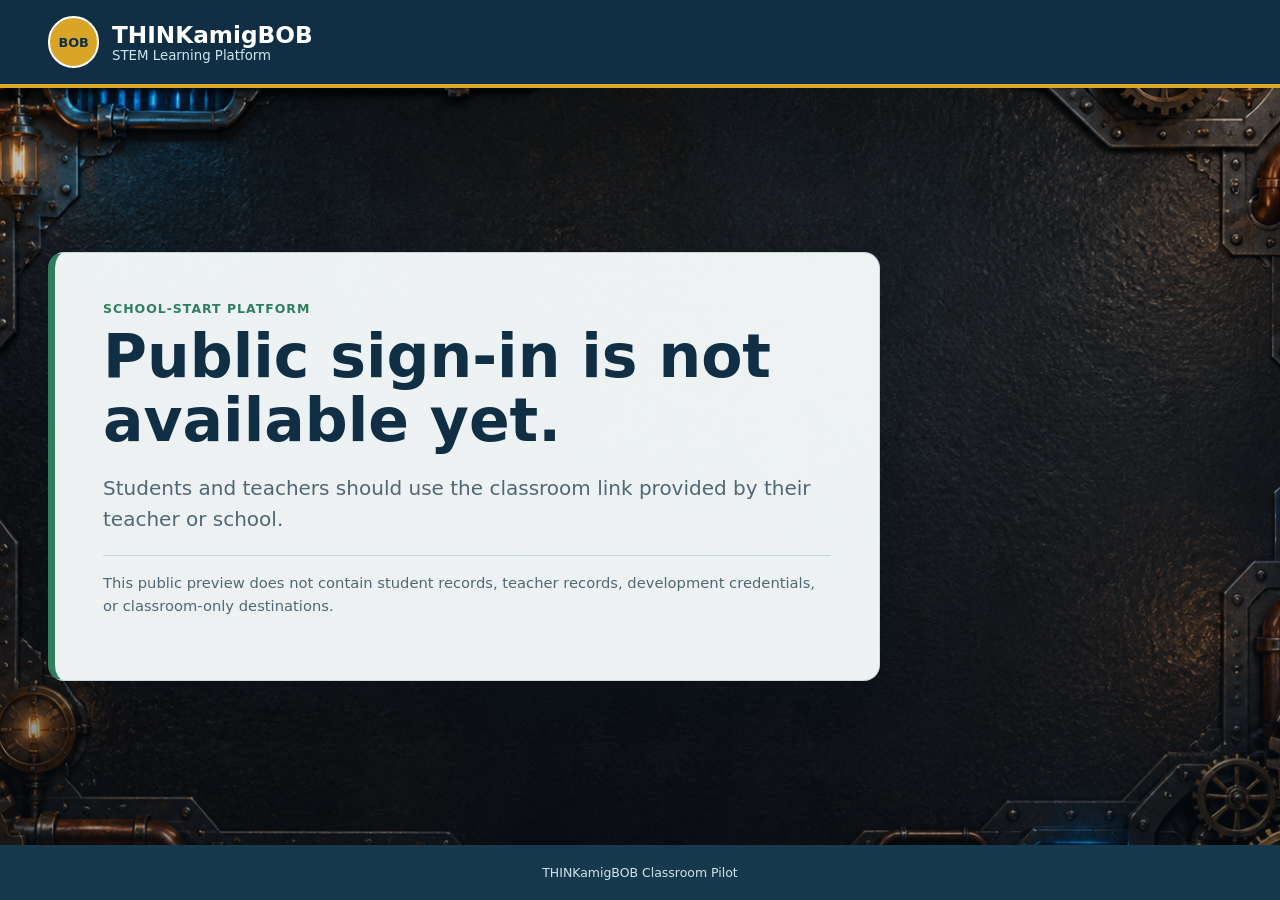
<file: public-site/index.html>
<!doctype html>
<html lang="en">
<head>
  <meta charset="utf-8">
  <meta name="viewport" content="width=device-width, initial-scale=1">
  <meta name="robots" content="noindex, nofollow, noarchive">
  <meta name="theme-color" content="#102f45">
  <title>THINKamigBOB Platform</title>
  <link rel="stylesheet" href="./styles/platform-public.css">
</head>
<body>
  <header class="public-header">
    <span class="public-brand-mark" aria-hidden="true">BOB</span>
    <span><strong>THINKamigBOB</strong><small>STEM Learning Platform</small></span>
  </header>
  <main>
    <section class="public-status" aria-labelledby="public-status-title">
      <p class="public-eyebrow">School-start platform</p>
      <h1 id="public-status-title">Public sign-in is not available yet.</h1>
      <p>Students and teachers should use the classroom link provided by their teacher or school.</p>
      <p class="public-note">This public preview does not contain student records, teacher records, development credentials, or classroom-only destinations.</p>
    </section>
  </main>
  <footer>THINKamigBOB Classroom Pilot</footer>
</body>
</html>
</file>
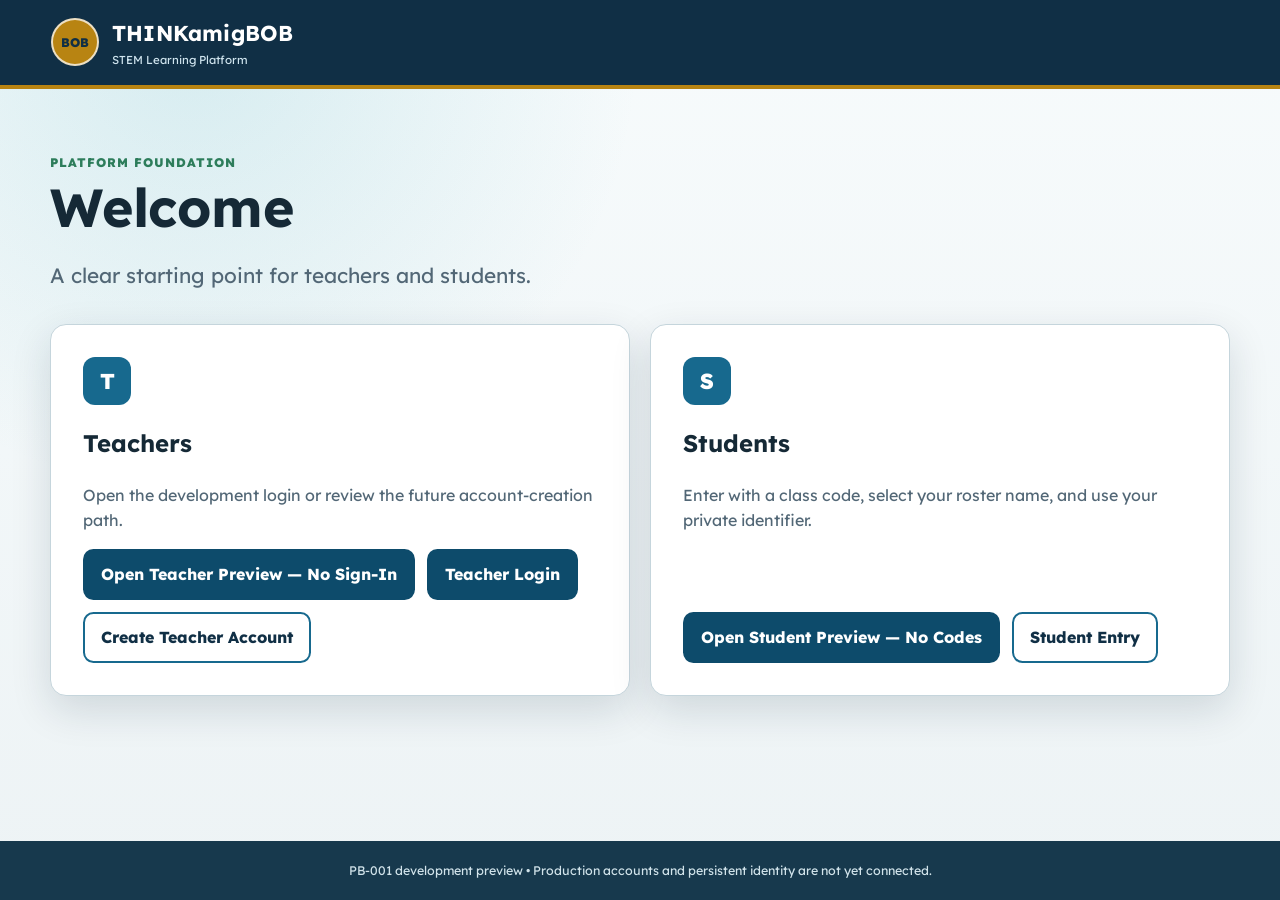
<file: public-site/platform/index.html>
<!doctype html>
<html lang="en">
<head>
  <meta charset="utf-8">
  <meta name="viewport" content="width=device-width, initial-scale=1">
  <meta name="theme-color" content="#102f45">
  <meta name="thinkamigbob-production-identity" content="enabled">
  <meta name="thinkamigbob-student-access" content="enabled">
  <meta name="thinkamigbob-google-signin-client-id" content="42889983876-krlc3beis1nc9f5sblrab11t2n4nmo19.apps.googleusercontent.com">
  <title>THINKamigBOB Platform</title>
  <script>
    if (window.location.hostname === "teacheropolis.github.io") {
      window.location.replace(`https://thinkamigbob-platform.pages.dev/platform/${window.location.search}${window.location.hash}`);
    } else if (window.location.protocol === "file:") {
      const route = window.location.hash.includes("/student/") ? "#/preview/student" : "#/preview/teacher";
      window.location.replace(`https://thinkamigbob-platform.pages.dev/platform/${route}`);
    }
  </script>
  <link rel="icon" href="data:image/svg+xml,%3Csvg xmlns='http://www.w3.org/2000/svg' viewBox='0 0 64 64'%3E%3Crect width='64' height='64' rx='14' fill='%23102f45'/%3E%3Ctext x='32' y='40' text-anchor='middle' font-family='sans-serif' font-size='24' font-weight='700' fill='%23d8a526'%3EBOB%3C/text%3E%3C/svg%3E">
  <link rel="preconnect" href="https://fonts.googleapis.com">
  <link rel="preconnect" href="https://fonts.gstatic.com" crossorigin>
  <link href="https://fonts.googleapis.com/css2?family=Lexend:wght@400;500;600;700;800&amp;family=Roboto+Slab:wght@700;800&amp;display=swap" rel="stylesheet">
    <link rel="stylesheet" href="./styles/platform.css?v=preview-20261020-372">
</head>
<body class="platform-app">
  <a class="platform-skip-link" href="#platform-main">Skip to main content</a>
  <div id="platform-root" aria-live="polite"></div>
  <noscript>
    <main class="platform-noscript">
      <h1>THINKamigBOB</h1>
      <p>JavaScript is required to use the Platform Foundation preview.</p>
    </main>
  </noscript>
    <script type="module" src="./scripts/platform-app.bundle.js?v=cloudflare-20261021-66"></script>
</body>
</html>
</file>
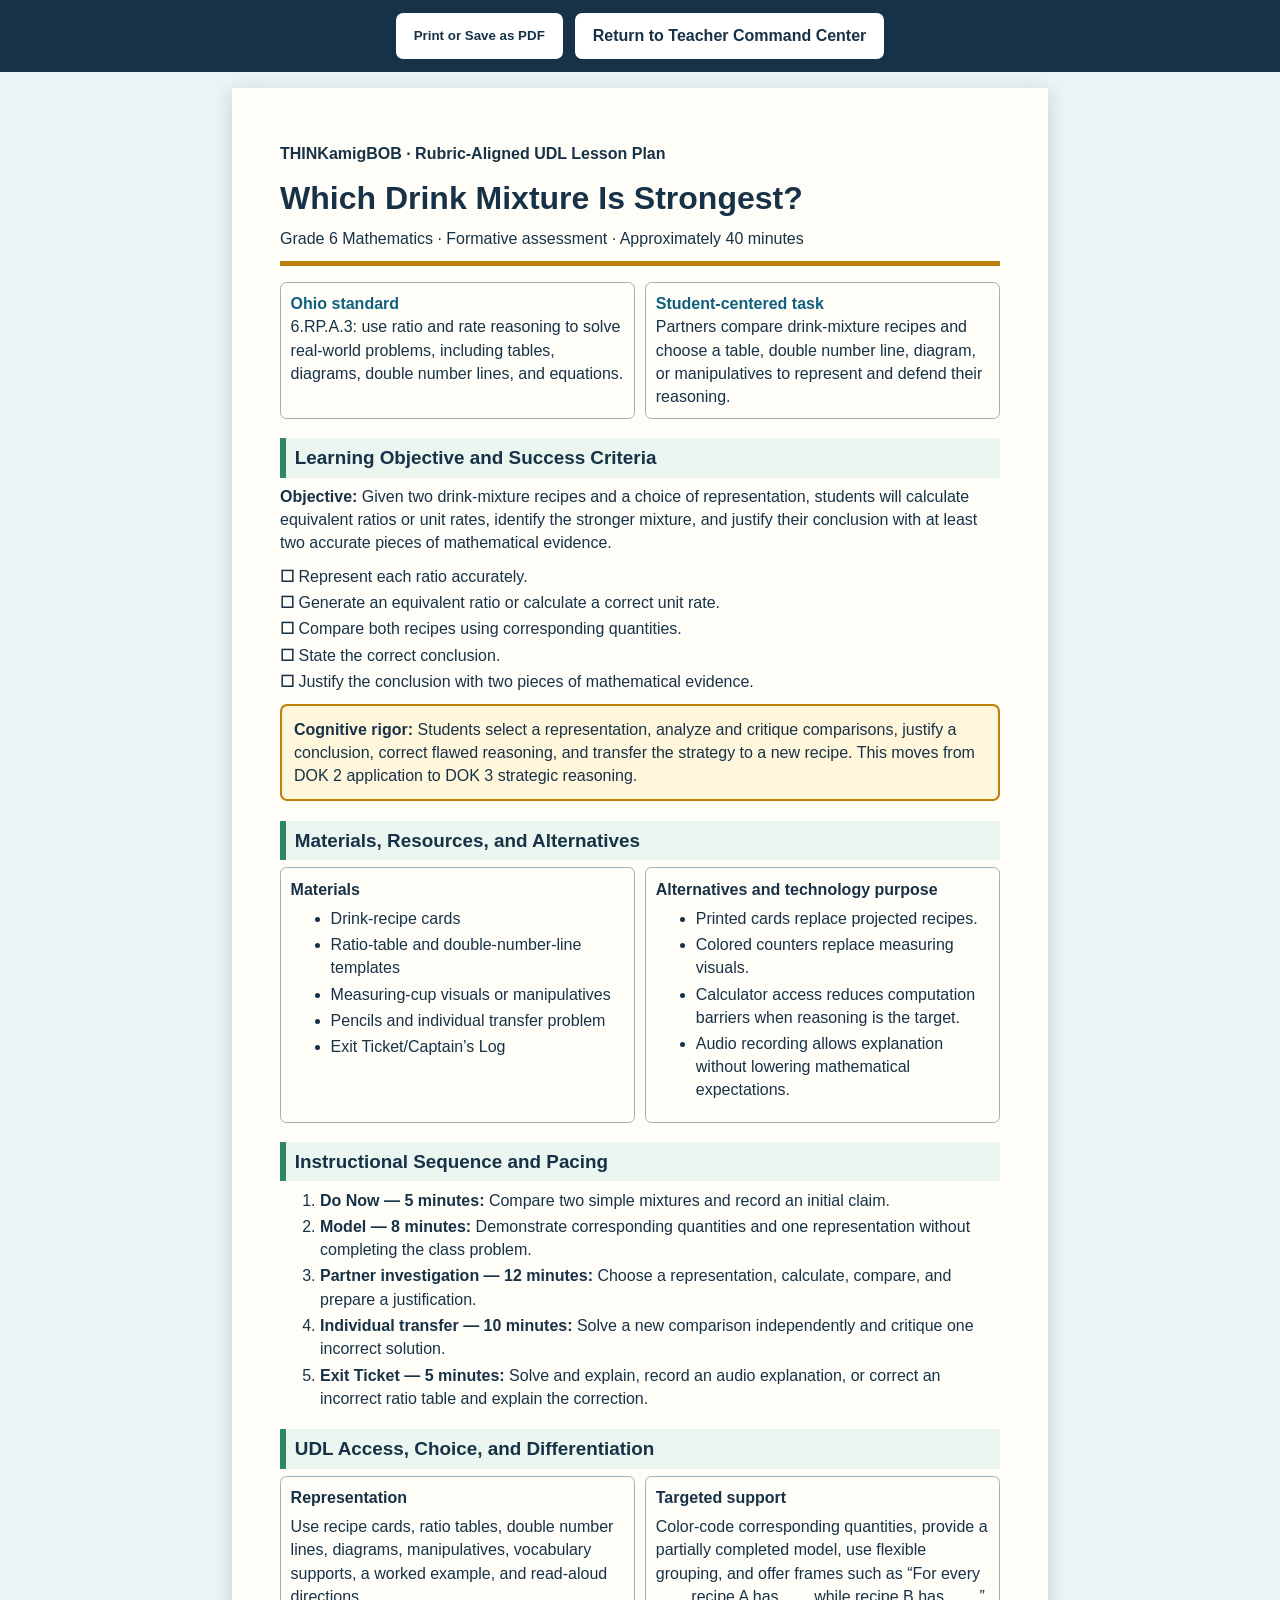
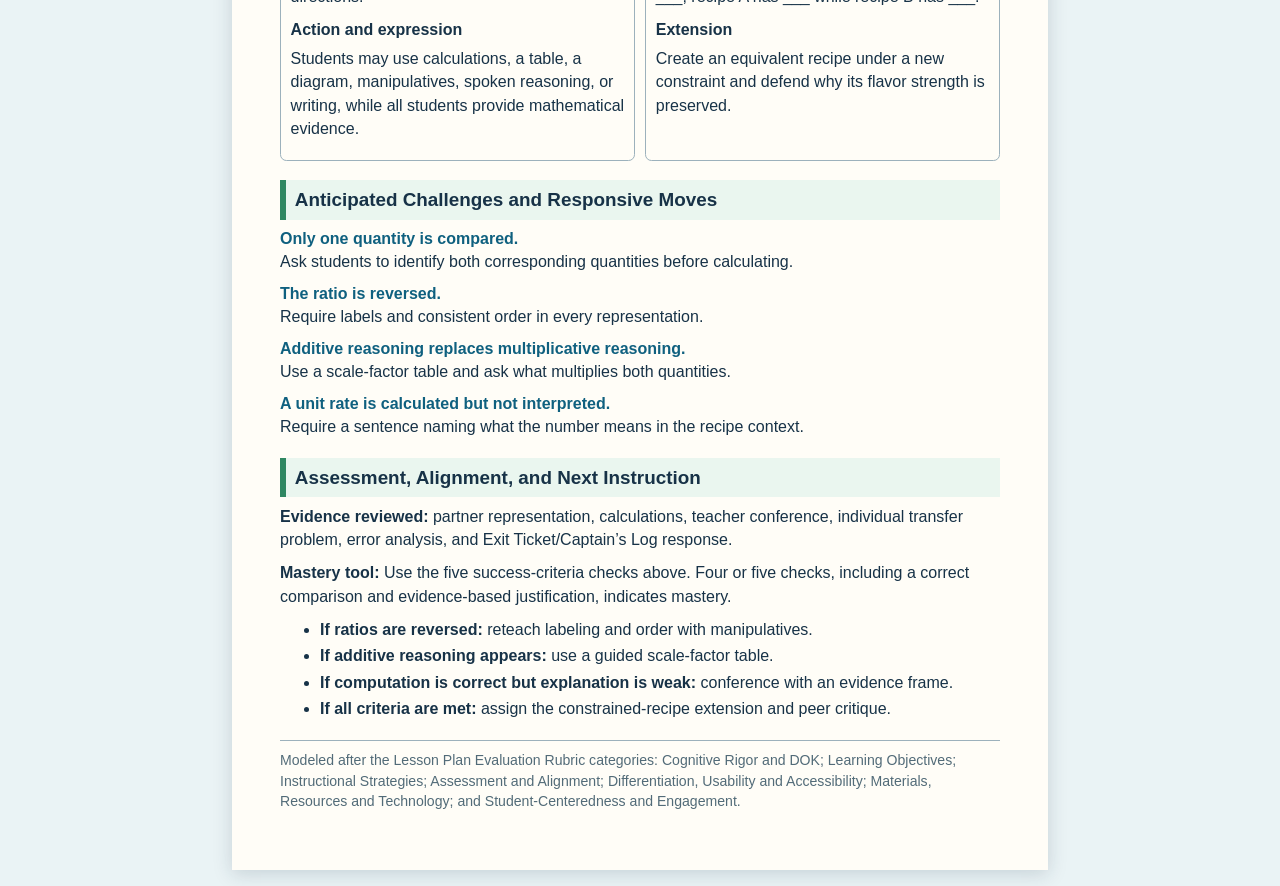
<file: platform/printable-lessons/math-ratios-rates.html>
<!doctype html><html lang="en"><head><meta charset="utf-8"><meta name="viewport" content="width=device-width,initial-scale=1"><title>Printable Math Lesson Plan — Ratios and Rates</title><link rel="stylesheet" href="./lesson-plan-print.css"></head><body>
<nav class="toolbar" aria-label="Document controls"><button type="button" onclick="window.print()">Print or Save as PDF</button><a href="../#/teacher/dashboard">Return to Teacher Command Center</a></nav>
<main><header><p><strong>THINKamigBOB · Rubric-Aligned UDL Lesson Plan</strong></p><h1>Which Drink Mixture Is Strongest?</h1><p>Grade 6 Mathematics · Formative assessment · Approximately 40 minutes</p></header>
<section class="meta"><div><strong>Ohio standard</strong><br>6.RP.A.3: use ratio and rate reasoning to solve real-world problems, including tables, diagrams, double number lines, and equations.</div><div><strong>Student-centered task</strong><br>Partners compare drink-mixture recipes and choose a table, double number line, diagram, or manipulatives to represent and defend their reasoning.</div></section>
<h2>Learning Objective and Success Criteria</h2><p><strong>Objective:</strong> Given two drink-mixture recipes and a choice of representation, students will calculate equivalent ratios or unit rates, identify the stronger mixture, and justify their conclusion with at least two accurate pieces of mathematical evidence.</p>
<ul class="checklist"><li>Represent each ratio accurately.</li><li>Generate an equivalent ratio or calculate a correct unit rate.</li><li>Compare both recipes using corresponding quantities.</li><li>State the correct conclusion.</li><li>Justify the conclusion with two pieces of mathematical evidence.</li></ul>
<div class="rubric"><strong>Cognitive rigor:</strong> Students select a representation, analyze and critique comparisons, justify a conclusion, correct flawed reasoning, and transfer the strategy to a new recipe. This moves from DOK 2 application to DOK 3 strategic reasoning.</div>
<h2>Materials, Resources, and Alternatives</h2><div class="grid"><div class="card"><strong>Materials</strong><ul><li>Drink-recipe cards</li><li>Ratio-table and double-number-line templates</li><li>Measuring-cup visuals or manipulatives</li><li>Pencils and individual transfer problem</li><li>Exit Ticket/Captain’s Log</li></ul></div><div class="card"><strong>Alternatives and technology purpose</strong><ul><li>Printed cards replace projected recipes.</li><li>Colored counters replace measuring visuals.</li><li>Calculator access reduces computation barriers when reasoning is the target.</li><li>Audio recording allows explanation without lowering mathematical expectations.</li></ul></div></div>
<h2>Instructional Sequence and Pacing</h2><ol><li><strong>Do Now — 5 minutes:</strong> Compare two simple mixtures and record an initial claim.</li><li><strong>Model — 8 minutes:</strong> Demonstrate corresponding quantities and one representation without completing the class problem.</li><li><strong>Partner investigation — 12 minutes:</strong> Choose a representation, calculate, compare, and prepare a justification.</li><li><strong>Individual transfer — 10 minutes:</strong> Solve a new comparison independently and critique one incorrect solution.</li><li><strong>Exit Ticket — 5 minutes:</strong> Solve and explain, record an audio explanation, or correct an incorrect ratio table and explain the correction.</li></ol>
<h2>UDL Access, Choice, and Differentiation</h2><div class="grid"><div class="card"><strong>Representation</strong><p>Use recipe cards, ratio tables, double number lines, diagrams, manipulatives, vocabulary supports, a worked example, and read-aloud directions.</p><strong>Action and expression</strong><p>Students may use calculations, a table, a diagram, manipulatives, spoken reasoning, or writing, while all students provide mathematical evidence.</p></div><div class="card"><strong>Targeted support</strong><p>Color-code corresponding quantities, provide a partially completed model, use flexible grouping, and offer frames such as “For every ___, recipe A has ___ while recipe B has ___.”</p><strong>Extension</strong><p>Create an equivalent recipe under a new constraint and defend why its flavor strength is preserved.</p></div></div>
<h2>Anticipated Challenges and Responsive Moves</h2><dl><dt>Only one quantity is compared.</dt><dd>Ask students to identify both corresponding quantities before calculating.</dd><dt>The ratio is reversed.</dt><dd>Require labels and consistent order in every representation.</dd><dt>Additive reasoning replaces multiplicative reasoning.</dt><dd>Use a scale-factor table and ask what multiplies both quantities.</dd><dt>A unit rate is calculated but not interpreted.</dt><dd>Require a sentence naming what the number means in the recipe context.</dd></dl>
<h2>Assessment, Alignment, and Next Instruction</h2><p><strong>Evidence reviewed:</strong> partner representation, calculations, teacher conference, individual transfer problem, error analysis, and Exit Ticket/Captain’s Log response.</p><p><strong>Mastery tool:</strong> Use the five success-criteria checks above. Four or five checks, including a correct comparison and evidence-based justification, indicates mastery.</p><ul><li><strong>If ratios are reversed:</strong> reteach labeling and order with manipulatives.</li><li><strong>If additive reasoning appears:</strong> use a guided scale-factor table.</li><li><strong>If computation is correct but explanation is weak:</strong> conference with an evidence frame.</li><li><strong>If all criteria are met:</strong> assign the constrained-recipe extension and peer critique.</li></ul>
<p class="footer-note">Modeled after the Lesson Plan Evaluation Rubric categories: Cognitive Rigor and DOK; Learning Objectives; Instructional Strategies; Assessment and Alignment; Differentiation, Usability and Accessibility; Materials, Resources and Technology; and Student-Centeredness and Engagement.</p></main></body></html>
</file>
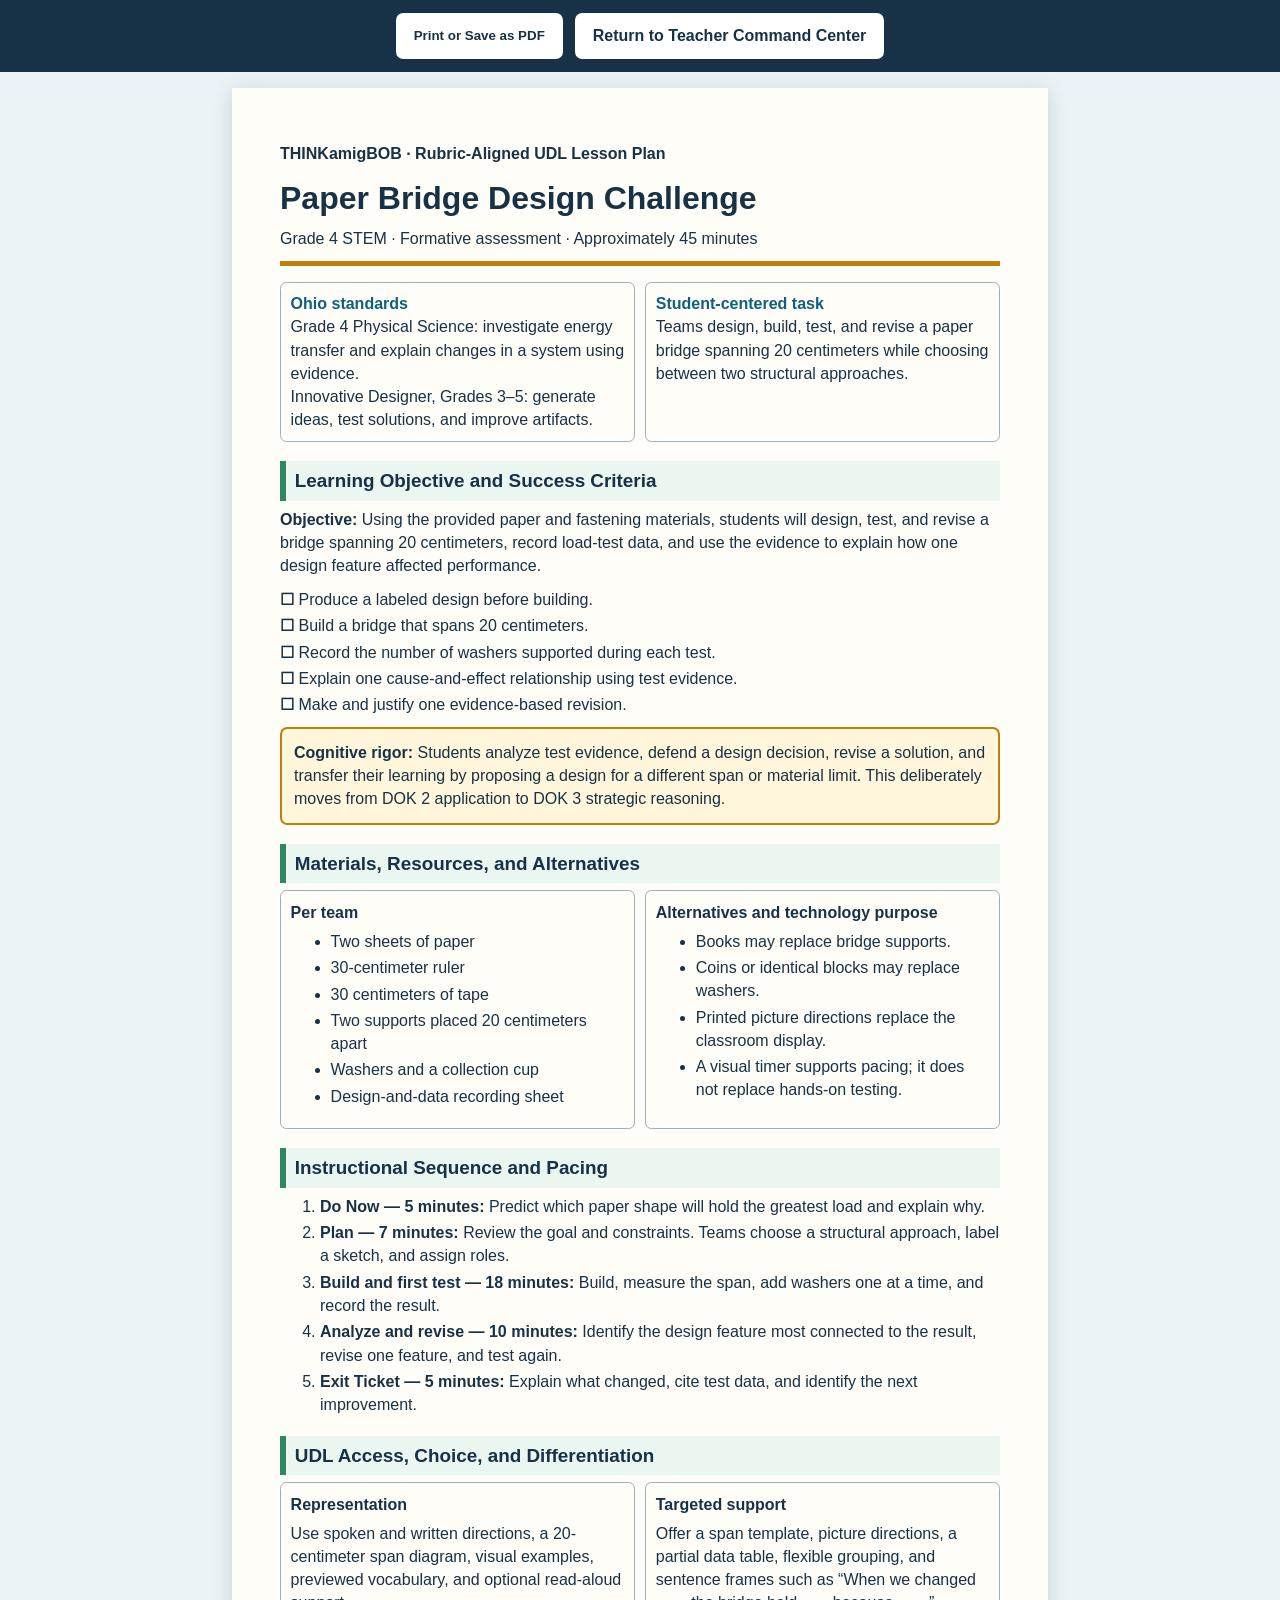
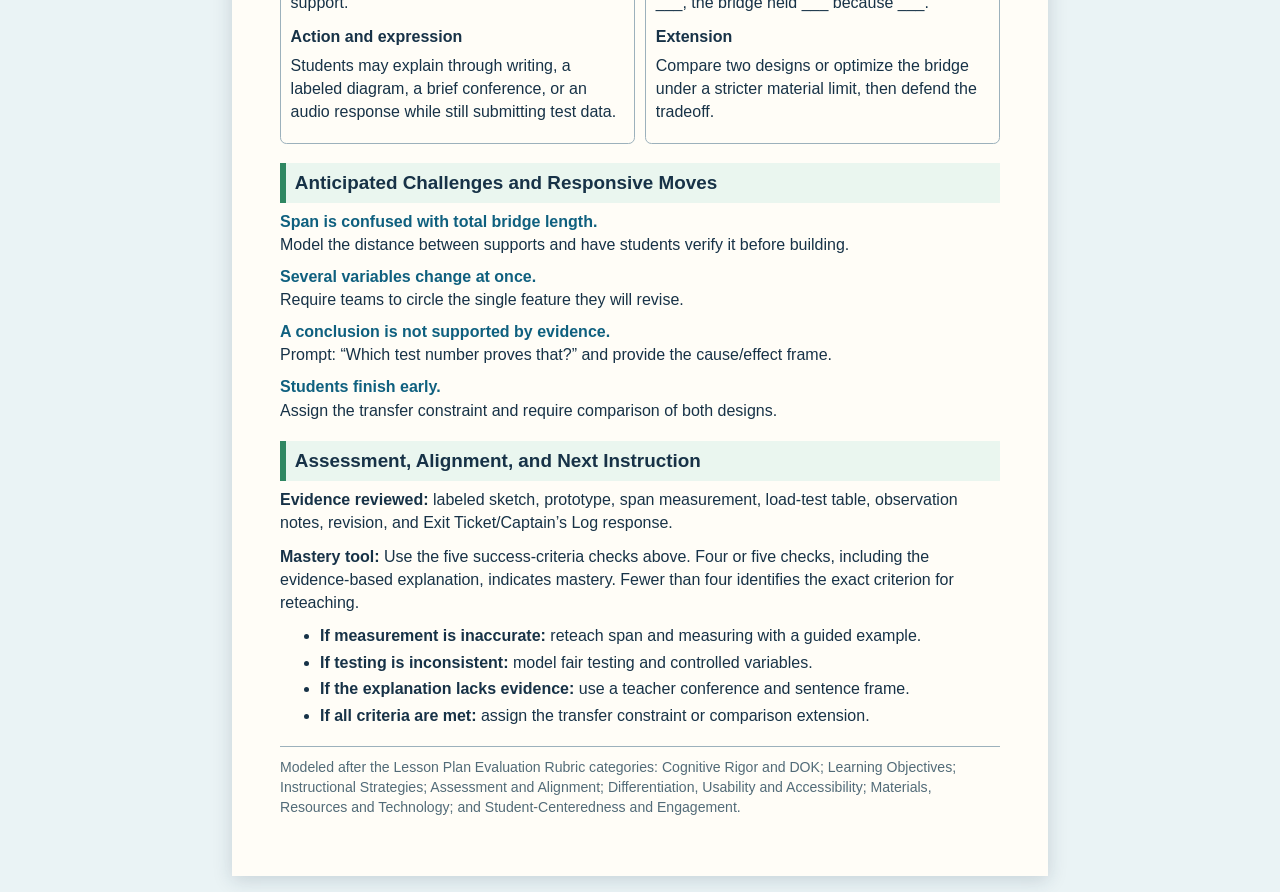
<file: platform/printable-lessons/stem-paper-bridge.html>
<!doctype html><html lang="en"><head><meta charset="utf-8"><meta name="viewport" content="width=device-width,initial-scale=1"><title>Printable STEM Lesson Plan — Paper Bridge</title><link rel="stylesheet" href="./lesson-plan-print.css"></head><body>
<nav class="toolbar" aria-label="Document controls"><button type="button" onclick="window.print()">Print or Save as PDF</button><a href="../#/teacher/dashboard">Return to Teacher Command Center</a></nav>
<main><header><p><strong>THINKamigBOB · Rubric-Aligned UDL Lesson Plan</strong></p><h1>Paper Bridge Design Challenge</h1><p>Grade 4 STEM · Formative assessment · Approximately 45 minutes</p></header>
<section class="meta"><div><strong>Ohio standards</strong><br>Grade 4 Physical Science: investigate energy transfer and explain changes in a system using evidence.<br>Innovative Designer, Grades 3–5: generate ideas, test solutions, and improve artifacts.</div><div><strong>Student-centered task</strong><br>Teams design, build, test, and revise a paper bridge spanning 20 centimeters while choosing between two structural approaches.</div></section>
<h2>Learning Objective and Success Criteria</h2><p><strong>Objective:</strong> Using the provided paper and fastening materials, students will design, test, and revise a bridge spanning 20 centimeters, record load-test data, and use the evidence to explain how one design feature affected performance.</p>
<ul class="checklist"><li>Produce a labeled design before building.</li><li>Build a bridge that spans 20 centimeters.</li><li>Record the number of washers supported during each test.</li><li>Explain one cause-and-effect relationship using test evidence.</li><li>Make and justify one evidence-based revision.</li></ul>
<div class="rubric"><strong>Cognitive rigor:</strong> Students analyze test evidence, defend a design decision, revise a solution, and transfer their learning by proposing a design for a different span or material limit. This deliberately moves from DOK 2 application to DOK 3 strategic reasoning.</div>
<h2>Materials, Resources, and Alternatives</h2><div class="grid"><div class="card"><strong>Per team</strong><ul><li>Two sheets of paper</li><li>30-centimeter ruler</li><li>30 centimeters of tape</li><li>Two supports placed 20 centimeters apart</li><li>Washers and a collection cup</li><li>Design-and-data recording sheet</li></ul></div><div class="card"><strong>Alternatives and technology purpose</strong><ul><li>Books may replace bridge supports.</li><li>Coins or identical blocks may replace washers.</li><li>Printed picture directions replace the classroom display.</li><li>A visual timer supports pacing; it does not replace hands-on testing.</li></ul></div></div>
<h2>Instructional Sequence and Pacing</h2><ol><li><strong>Do Now — 5 minutes:</strong> Predict which paper shape will hold the greatest load and explain why.</li><li><strong>Plan — 7 minutes:</strong> Review the goal and constraints. Teams choose a structural approach, label a sketch, and assign roles.</li><li><strong>Build and first test — 18 minutes:</strong> Build, measure the span, add washers one at a time, and record the result.</li><li><strong>Analyze and revise — 10 minutes:</strong> Identify the design feature most connected to the result, revise one feature, and test again.</li><li><strong>Exit Ticket — 5 minutes:</strong> Explain what changed, cite test data, and identify the next improvement.</li></ol>
<h2>UDL Access, Choice, and Differentiation</h2><div class="grid"><div class="card"><strong>Representation</strong><p>Use spoken and written directions, a 20-centimeter span diagram, visual examples, previewed vocabulary, and optional read-aloud support.</p><strong>Action and expression</strong><p>Students may explain through writing, a labeled diagram, a brief conference, or an audio response while still submitting test data.</p></div><div class="card"><strong>Targeted support</strong><p>Offer a span template, picture directions, a partial data table, flexible grouping, and sentence frames such as “When we changed ___, the bridge held ___ because ___.”</p><strong>Extension</strong><p>Compare two designs or optimize the bridge under a stricter material limit, then defend the tradeoff.</p></div></div>
<h2>Anticipated Challenges and Responsive Moves</h2><dl><dt>Span is confused with total bridge length.</dt><dd>Model the distance between supports and have students verify it before building.</dd><dt>Several variables change at once.</dt><dd>Require teams to circle the single feature they will revise.</dd><dt>A conclusion is not supported by evidence.</dt><dd>Prompt: “Which test number proves that?” and provide the cause/effect frame.</dd><dt>Students finish early.</dt><dd>Assign the transfer constraint and require comparison of both designs.</dd></dl>
<h2>Assessment, Alignment, and Next Instruction</h2><p><strong>Evidence reviewed:</strong> labeled sketch, prototype, span measurement, load-test table, observation notes, revision, and Exit Ticket/Captain’s Log response.</p><p><strong>Mastery tool:</strong> Use the five success-criteria checks above. Four or five checks, including the evidence-based explanation, indicates mastery. Fewer than four identifies the exact criterion for reteaching.</p><ul><li><strong>If measurement is inaccurate:</strong> reteach span and measuring with a guided example.</li><li><strong>If testing is inconsistent:</strong> model fair testing and controlled variables.</li><li><strong>If the explanation lacks evidence:</strong> use a teacher conference and sentence frame.</li><li><strong>If all criteria are met:</strong> assign the transfer constraint or comparison extension.</li></ul>
<p class="footer-note">Modeled after the Lesson Plan Evaluation Rubric categories: Cognitive Rigor and DOK; Learning Objectives; Instructional Strategies; Assessment and Alignment; Differentiation, Usability and Accessibility; Materials, Resources and Technology; and Student-Centeredness and Engagement.</p></main></body></html>
</file>
<file: public-site/styles/platform-public.css>
:root {
  color-scheme: light;
  font-family: system-ui, -apple-system, BlinkMacSystemFont, "Segoe UI", sans-serif;
  color: #102f45;
  background: #071019;
}

* { box-sizing: border-box; }

body {
  min-height: 100vh;
  margin: 0;
  display: flex;
  flex-direction: column;
  background-color: #1b363d;
  background-image:
    linear-gradient(180deg, rgba(7, 16, 25, 0.18), rgba(7, 16, 25, 0.48)),
    url("../assets/student-platform-industrial-background.png");
  background-position: center;
  background-repeat: no-repeat;
  background-size: cover;
}

.public-header {
  display: flex;
  min-height: 5.5rem;
  align-items: center;
  gap: 0.8rem;
  padding: 1rem max(1rem, calc((100% - 74rem) / 2));
  border-bottom: 4px solid #d8a526;
  color: #fff;
  background: #102f45;
}

.public-header strong,
.public-header small { display: block; }
.public-header strong { font-size: clamp(1.1rem, 3vw, 1.45rem); }
.public-header small { color: #cfe4ee; }

.public-brand-mark {
  display: grid;
  width: 3.2rem;
  height: 3.2rem;
  place-items: center;
  flex: 0 0 auto;
  border: 2px solid #fff;
  border-radius: 50%;
  color: #102f45;
  background: #d8a526;
  font-size: 0.8rem;
  font-weight: 800;
}

main {
  width: min(100% - 2rem, 74rem);
  margin: auto;
  padding: clamp(2rem, 7vw, 6rem) 0;
}

.public-status {
  max-width: 52rem;
  padding: clamp(1.5rem, 5vw, 3rem);
  border: 1px solid rgba(197, 213, 220, 0.95);
  border-left: 7px solid #2f7f5e;
  border-radius: 1rem;
  background: rgba(247, 251, 252, 0.96);
  box-shadow: 0 1rem 2.5rem rgba(7, 16, 25, 0.35);
}

.public-eyebrow {
  margin: 0 0 0.5rem;
  color: #2f7f5e;
  font-size: 0.78rem;
  font-weight: 800;
  letter-spacing: 0.08em;
  text-transform: uppercase;
}

h1 {
  margin: 0;
  font-size: clamp(2rem, 6vw, 3.75rem);
  line-height: 1.08;
}

.public-status p:not(.public-eyebrow) {
  color: #506774;
  font-size: clamp(1rem, 2.4vw, 1.25rem);
  line-height: 1.55;
}

.public-note {
  padding-top: 1rem;
  border-top: 1px solid #c5d5dc;
  font-size: 0.92rem !important;
}

footer {
  padding: 1.25rem;
  color: #d1e3ea;
  background: #17394d;
  text-align: center;
  font-size: 0.78rem;
}
</file>
<file: public-site/platform/styles/platform.css>
@font-face { font-family: "School Cursive"; src: url("../assets/fonts/PlaywriteUSTrad.ttf") format("truetype"); font-style: normal; font-weight: 100 400; font-display: swap; }

:root {
  color-scheme: light;
  --platform-ink: #152936;
  --platform-muted: #526776;
  --platform-navy: #102f45;
  --platform-blue: #17698e;
  --platform-blue-dark: #0d4b6b;
  --platform-green: #2d7d5b;
  --platform-gold: #b88412;
  --platform-purple: #17698e;
  --platform-charcoal: #26343d;
  --platform-blueprint: #dceff5;
  --platform-mint: #e6f4ec;
  --platform-violet-soft: #e5f2f7;
  --platform-cream: #fff5d6;
  --platform-input-cream: #fffaf0;
  --platform-surface: #ffffff;
  --platform-soft: #edf3f5;
  --platform-border: #c5d5dc;
  --platform-error: #9d2430;
  --platform-focus: #ffbf3f;
  --platform-shadow: 0 14px 40px rgba(10, 38, 54, 0.14);
}

* { box-sizing: border-box; }

html { min-width: 320px; background: var(--platform-soft); }

body.platform-app {
  min-height: 100vh;
  margin: 0;
  color: var(--platform-ink);
  background:
    radial-gradient(circle at 15% 5%, rgba(88, 181, 196, 0.2), transparent 28rem),
    linear-gradient(180deg, #f7fbfc, var(--platform-soft));
  font-family: Lexend, system-ui, -apple-system, BlinkMacSystemFont, "Segoe UI", sans-serif;
  line-height: 1.55;
}

button, input { font: inherit; }

a { color: var(--platform-blue-dark); }

a:focus-visible,
button:focus-visible,
input:focus-visible,
summary:focus-visible {
  outline: 4px solid var(--platform-focus);
  outline-offset: 3px;
}

.platform-skip-link {
  position: fixed;
  z-index: 100;
  top: 0.75rem;
  left: 0.75rem;
  padding: 0.75rem 1rem;
  border-radius: 0.5rem;
  color: #fff;
  background: var(--platform-navy);
  transform: translateY(-180%);
}

.platform-skip-link:focus { transform: translateY(0); }

#platform-root { min-height: 100vh; display: flex; flex-direction: column; }

.platform-header {
  display: flex;
  align-items: center;
  justify-content: space-between;
  gap: 1rem;
  padding: 1rem clamp(1rem, 4vw, 3.5rem);
  color: #fff;
  background: var(--platform-navy);
  border-bottom: 4px solid var(--platform-gold);
}

.platform-teacher-menu { display: flex; flex: 1; align-self: stretch; justify-content: space-evenly; gap: 0.25rem; max-width: 46rem; margin-left: clamp(1rem, 4vw, 4rem); }
.platform-teacher-menu-category { position: relative; display: flex; align-items: center; }
.platform-teacher-menu-category > summary { padding: 0.72rem 0.9rem 0.58rem; border-bottom: 3px solid transparent; color: #fff; font-weight: 900; cursor: pointer; list-style: none; white-space: nowrap; }
.platform-teacher-menu-category > summary::-webkit-details-marker { display: none; }
.platform-teacher-menu-category > summary::after { content: " ▾"; color: var(--platform-gold); }
.platform-teacher-menu-category:hover > summary, .platform-teacher-menu-category:focus-within > summary, .platform-teacher-menu-category[open] > summary { border-bottom-color: #fff; }
.platform-teacher-menu-category.is-active > summary { border-bottom-color: var(--platform-gold); }
.platform-teacher-menu-category:hover > .platform-teacher-menu-panel, .platform-teacher-menu-category:focus-within > .platform-teacher-menu-panel, .platform-teacher-menu-category[open] > .platform-teacher-menu-panel { display: grid; }
.platform-teacher-menu-panel { position: absolute; z-index: 80; top: calc(100% - 0.05rem); left: 0; display: none; gap: 0.3rem; width: max-content; min-width: 14rem; max-width: min(22rem, calc(100vw - 2rem)); padding: 0.65rem; border: 1px solid var(--platform-border); border-top: 4px solid var(--platform-gold); border-radius: 0 0 0.6rem 0.6rem; color: var(--platform-navy); background: #fff; box-shadow: 0 0.8rem 2rem rgba(7,27,39,0.24); }
.platform-teacher-menu-category:last-child .platform-teacher-menu-panel { right: 0; left: auto; }
.platform-teacher-menu-heading { display: block; margin: -0.1rem -0.1rem 0.25rem; padding: 0.25rem 0.35rem 0.5rem; border-bottom: 2px solid var(--platform-border); color: var(--platform-green); font-size: 0.78rem; font-weight: 900; letter-spacing: 0.05em; text-transform: uppercase; }
.platform-teacher-menu-panel a, .platform-teacher-menu-panel button { min-height: 2.35rem; padding: 0.45rem 0.55rem; border: 0; border-radius: 0.4rem; color: var(--platform-navy); background: #f1f7f9; font: inherit; font-weight: 800; text-align: left; text-decoration: none; cursor: pointer; }
.platform-teacher-menu-panel a:hover, .platform-teacher-menu-panel a:focus-visible, .platform-teacher-menu-panel button:hover, .platform-teacher-menu-panel button:focus-visible { color: #fff; background: var(--platform-blue-dark); }
.platform-teacher-context { display: flex; justify-content: center; gap: clamp(1rem, 5vw, 4rem); padding: 0.55rem clamp(1rem, 4vw, 3.5rem); border-bottom: 1px solid var(--platform-border); color: var(--platform-navy); background: #eef6f8; }
.platform-teacher-context span { min-width: 0; }
.platform-teacher-context small, .platform-teacher-context strong { display: block; }
.platform-teacher-context small { color: var(--platform-muted); font-size: 0.65rem; font-weight: 800; letter-spacing: 0.06em; text-transform: uppercase; }
.platform-teacher-context strong { max-width: 16rem; overflow: hidden; font-size: 0.82rem; text-overflow: ellipsis; white-space: nowrap; }

.platform-brand {
  display: inline-flex;
  align-items: center;
  gap: 0.8rem;
  color: #fff;
  text-decoration: none;
}

.platform-brand-mark {
  display: grid;
  width: 3rem;
  height: 3rem;
  place-items: center;
  border: 2px solid rgba(255, 255, 255, 0.75);
  border-radius: 50%;
  color: var(--platform-navy);
  background: var(--platform-gold);
  font-size: 0.78rem;
  font-weight: 800;
}

.platform-brand-copy { display: grid; gap: 0.08rem; }
.platform-brand strong, .platform-brand small { display: block; }
.platform-brand strong { font-size: clamp(1.05rem, 3vw, 1.35rem); letter-spacing: 0.01em; }
.platform-brand small { color: #cfe4ee; font-size: 0.72rem; }
.platform-amig-meaning { display: flex; align-items: center; gap: 0.36rem; color: #fff; font-size: 0.58rem; font-weight: 800; letter-spacing: 0.025em; line-height: 1.15; white-space: nowrap; }
.platform-amig-meaning b { color: var(--platform-gold); font-size: 0.68rem; letter-spacing: 0.08em; }
.platform-amig-meaning i { color: #fff; font-style: normal; }

.platform-main {
  width: min(1180px, calc(100% - 2rem));
  margin: 0 auto;
  padding: clamp(2rem, 5vw, 4rem) 0;
  flex: 1;
}

.platform-main:focus { outline: none; }

.platform-page-heading { margin-bottom: 1.5rem; }
.platform-page-heading h1 { margin: 0; font-size: clamp(2rem, 5vw, 3.35rem); line-height: 1.08; }
.platform-page-heading-bottom { display: flex; align-items: flex-end; justify-content: space-between; gap: 1rem; }
.platform-page-heading-actions { display: flex; flex: 0 1 auto; flex-wrap: wrap; justify-content: flex-end; gap: 0.5rem; }
.platform-page-heading-actions .platform-button { min-height: 2.5rem; padding: 0.55rem 0.8rem; font-size: 0.78rem; }
.platform-eyebrow, .platform-context-label { margin: 0 0 0.35rem; color: var(--platform-green); font-weight: 800; letter-spacing: 0.08em; text-transform: uppercase; font-size: 0.78rem; }
.platform-lead { max-width: 42rem; margin: 0 0 2rem; color: var(--platform-muted); font-size: clamp(1.05rem, 2.4vw, 1.3rem); }

.platform-entry-grid,
.platform-form-layout,
.platform-placeholder-grid { display: grid; gap: 1.25rem; }
.platform-entry-grid { grid-template-columns: repeat(2, minmax(0, 1fr)); }
.platform-form-layout { grid-template-columns: minmax(0, 1.35fr) minmax(17rem, 0.65fr); align-items: start; }
.platform-placeholder-grid { grid-template-columns: repeat(3, minmax(0, 1fr)); }

.platform-panel,
.platform-entry-card,
.platform-placeholder-card,
.platform-dashboard-intro,
.platform-dev-notice {
  border: 1px solid var(--platform-border);
  border-radius: 1rem;
  background: var(--platform-surface);
  box-shadow: var(--platform-shadow);
}

.platform-panel, .platform-entry-card, .platform-dashboard-intro { padding: clamp(1.25rem, 3vw, 2rem); }
.platform-entry-card { display: flex; flex-direction: column; align-items: flex-start; }
.platform-entry-card h2, .platform-shell-message h2 { margin-bottom: 0.35rem; }
.platform-entry-card p { flex: 1; color: var(--platform-muted); }
.platform-card-icon { display: grid; width: 3rem; height: 3rem; place-items: center; border-radius: 0.75rem; color: #fff; background: var(--platform-blue); font-size: 1.35rem; font-weight: 800; }

.platform-actions { display: flex; flex-wrap: wrap; gap: 0.75rem; }
.platform-button {
  display: inline-flex;
  min-height: 3rem;
  align-items: center;
  justify-content: center;
  padding: 0.7rem 1rem;
  border: 2px solid transparent;
  border-radius: 0.65rem;
  font-weight: 750;
  text-decoration: none;
  cursor: pointer;
}
.platform-button-primary { color: #fff; background: var(--platform-blue-dark); }
.platform-button-primary:hover { background: var(--platform-navy); }
.platform-button-secondary { color: var(--platform-navy); background: #fff; border-color: var(--platform-blue); }
.platform-button-quiet { min-height: 2.75rem; color: #fff; background: transparent; border-color: #b8d5e2; }

/* Calm action hierarchy: one primary color, quiet outlines, and generous grouping. */
.platform-main button { transition: background-color 140ms ease, border-color 140ms ease, color 140ms ease, box-shadow 140ms ease; }
.platform-main button:is(
  [data-action^="save-"],
  [data-action="apply-class-setup"],
  [data-action="apply-group-set"],
  [data-action="push-class-resource"],
  [data-action="push-saved-resource"],
  [data-action="evidence-teacher-launch"]
) { border-color: var(--platform-blue-dark); color: #fff; background: var(--platform-blue-dark); box-shadow: 0 0.18rem 0.35rem rgba(15, 71, 99, 0.18); }
.platform-main button:is(
  [data-action^="open-"],
  [data-action^="edit-"],
  [data-action="current-plan-open-resources"],
  [data-action="show-selected-webpages"],
  [data-action="select-catalog-resource"]
):not([data-action="open-timer-display"]):not([data-action="open-timer-popout"]):not([data-action="open-voice-meter-display"]):not([data-action="open-whiteboard"]) { border-color: #91a8b3; color: var(--platform-navy); background: #fff; box-shadow: none; }
.platform-main button:is(
  [data-action="open-timer-display"],
  [data-action="open-timer-popout"],
  [data-action="open-voice-meter-display"],
  [data-action="open-whiteboard"],
  [data-action="open-classroom-presentation-window"],
  [data-action="select-presentation-mode"]
) { border-color: var(--platform-blue); color: var(--platform-blue-dark); background: #fff; box-shadow: none; }
.platform-main button:is(
  [data-action^="remove-"],
  [data-action^="delete-"],
  [data-action^="clear-"],
  [data-action="confirm-clear-todays-mission"],
  [data-action="timer-end"],
  [data-action="whiteboard-delete"],
  [data-action="whiteboard-delete-object"],
  [data-action="whiteboard-clear"]
) { border-color: transparent; color: #8a3029; background: transparent; box-shadow: none; text-decoration: underline; text-underline-offset: 0.18rem; }
.platform-main button:is([data-action^="close-"], [data-action^="return-"]) { border-color: transparent; color: var(--platform-blue-dark); background: transparent; box-shadow: none; text-decoration: underline; text-underline-offset: 0.18rem; }
.platform-main button[aria-pressed="true"], .platform-main button[aria-current="true"] { border-color: var(--platform-blue-dark); color: var(--platform-navy); background: #eef5f7; box-shadow: inset 0 0 0 1px var(--platform-blue-dark); }
.platform-main button:disabled { border-color: #aab9c0 !important; color: #64747c !important; background: #e9eef0 !important; box-shadow: none !important; cursor: not-allowed; }
@media (hover: hover) { .platform-main button:not(:disabled):hover { border-color: var(--platform-blue-dark); background-color: #eef5f7; } }
@media (hover: hover) {
  .platform-main button:is([data-action^="save-"], [data-action="apply-class-setup"], [data-action="apply-group-set"], [data-action="push-class-resource"], [data-action="push-saved-resource"], [data-action="evidence-teacher-launch"]):not(:disabled):hover { color: #fff; background: var(--platform-navy); }
  .platform-main button:is([data-action^="remove-"], [data-action^="delete-"], [data-action^="clear-"], [data-action="timer-end"], [data-action="whiteboard-delete"], [data-action="whiteboard-delete-object"], [data-action="whiteboard-clear"]):not(:disabled):hover { border-color: #a54840; color: #7d2d27; background: #fff5f3; }
  .platform-main button:is([data-action^="close-"], [data-action^="return-"]):not(:disabled):hover { color: var(--platform-navy); background: transparent; }
  .platform-main button:is([data-action="open-timer-display"], [data-action="open-timer-popout"], [data-action="open-voice-meter-display"], [data-action="open-whiteboard"], [data-action="open-classroom-presentation-window"], [data-action="select-presentation-mode"]):not(:disabled):hover { border-color: var(--platform-blue-dark); color: var(--platform-navy); background: var(--platform-blueprint); }
}

.platform-form { display: grid; gap: 1.25rem; }
.platform-field { display: grid; gap: 0.45rem; }
.platform-field label { font-weight: 750; }
.platform-field input {
  width: 100%;
  min-height: 3.25rem;
  padding: 0.7rem 0.8rem;
  border: 2px solid #79929f;
  border-radius: 0.55rem;
  color: var(--platform-ink);
  background: #fff;
}
.platform-field small { color: var(--platform-muted); }
.platform-error { margin: 0; padding: 0.8rem; border-left: 5px solid var(--platform-error); color: #721b24; background: #fff0f1; font-weight: 650; }
.platform-text-links { display: flex; flex-wrap: wrap; justify-content: space-between; gap: 0.75rem; }
.platform-back-link { display: inline-block; margin-top: 1.25rem; font-weight: 700; }

.platform-dev-notice { padding: 1.25rem; border-color: #d7bd70; background: #fff9e8; box-shadow: none; }
.platform-dev-notice > strong { color: #604700; }
.platform-dev-notice p { color: #544a2c; }
.platform-dev-notice details { border-top: 1px solid #d7bd70; padding-top: 0.8rem; }
.platform-dev-notice summary { cursor: pointer; font-weight: 750; }
.platform-dev-notice dl { display: grid; grid-template-columns: auto 1fr; gap: 0.4rem 0.8rem; }
.platform-dev-notice dt { font-weight: 750; }
.platform-dev-notice dd { margin: 0; overflow-wrap: anywhere; }
.platform-dev-notice code { padding: 0.15rem 0.35rem; border-radius: 0.25rem; background: #efe4bd; }

.platform-roster-grid { display: grid; grid-template-columns: repeat(2, minmax(0, 1fr)); gap: 0.8rem; margin: 1.25rem 0; }
.platform-roster-button { min-height: 3.5rem; padding: 0.85rem; border: 2px solid var(--platform-blue); border-radius: 0.65rem; color: var(--platform-navy); background: #f5fbfd; font-weight: 750; cursor: pointer; }
.platform-roster-button:hover { color: #fff; background: var(--platform-blue-dark); }

.platform-dashboard-intro { margin-bottom: 1.25rem; border-left: 7px solid var(--platform-green); box-shadow: none; }
.platform-dashboard-intro p { margin: 0.2rem 0; }
.platform-placeholder-card { padding: 1.15rem; box-shadow: none; }
.platform-placeholder-card h2 { margin: 0; font-size: 1.05rem; }
.platform-placeholder-card p { color: var(--platform-muted); }
.platform-placeholder-card button { width: 100%; min-height: 2.75rem; border: 1px dashed #8297a2; border-radius: 0.5rem; color: #566a74; background: #edf2f4; }

#platform-main.platform-main:has(> .platform-student-home) {
  width: 100%;
  margin: 0;
  padding-inline: max(clamp(0.625rem, 2vw, 1rem), calc((100% - 1180px) / 2));
  border-radius: 0;
  background-color: #1b363d;
  background-image:
    linear-gradient(180deg, rgba(255, 255, 255, 0.1), rgba(7, 16, 25, 0.2)),
    url("../assets/images/student-platform/student-platform-industrial-background.png");
  background-attachment: fixed;
  background-position: center center;
  background-repeat: no-repeat;
  background-size: cover;
  box-shadow: 0 1rem 2.5rem rgba(7, 27, 39, 0.18);
}

#platform-main.platform-main:has(> .platform-student-home) > .platform-page-heading {
  display: grid;
  align-content: center;
  justify-items: center;
  min-height: clamp(8.5rem, 16vw, 11.5rem);
  padding: 1.5rem clamp(4.75rem, 10vw, 8rem);
  border: 0;
  border-radius: 0;
  background: transparent url("../assets/images/student-platform/industrial-dashboard-nameplate.png") center / 100% 100% no-repeat;
  box-shadow: none;
  text-align: center;
}
#platform-main.platform-main:has(> .platform-student-home) > .platform-page-heading .platform-eyebrow {
  margin: 0 0 .12rem;
  color: #c58a52;
  font-size: clamp(.62rem, 1.5vw, .72rem);
  line-height: 1;
  text-shadow: 0 1px 0 #f1c58f, 0 -1px 0 #2a1207, 1px 0 0 #dfad72, -1px 0 0 #1c0d07, 0 2px 3px #000;
}
#platform-main.platform-main:has(> .platform-student-home) > .platform-page-heading h1 {
  margin: 0;
  color: #d19a62;
  font-family: "Roboto Slab", Rockwell, Georgia, serif;
  font-size: clamp(1.7rem, 4vw, 2.35rem);
  line-height: 1;
  text-shadow: 0 1px 0 #ffd19b, 0 -2px 0 #260f06, 2px 0 0 #8a4b26, -1px 0 0 #1b0b06, 0 4px 5px rgba(0,0,0,.85);
}

#platform-main.platform-main:has(> .platform-command-layout) {
  width: 100%;
  margin: 0;
  padding-top: clamp(0.65rem, 1.5vw, 1rem);
  padding-inline: max(clamp(0.625rem, 2vw, 1rem), calc((100% - 1180px) / 2));
  border-radius: 0;
  background-color: #27313d;
  background-image:
    linear-gradient(180deg, rgba(18, 51, 70, 0.2), rgba(39, 49, 61, 0) 18rem),
    linear-gradient(90deg, rgba(255, 255, 255, 0.018) 1px, transparent 1px),
    linear-gradient(rgba(255, 255, 255, 0.018) 1px, transparent 1px);
  background-size: auto, 2.5rem 2.5rem, 2.5rem 2.5rem;
  box-shadow: 0 1rem 2.5rem rgba(7, 27, 39, 0.18);
}

#platform-main.platform-main:has(> .platform-command-layout) > .platform-page-heading {
  margin-bottom: 0.65rem;
  padding: 0.6rem 0.85rem;
  border: 1px solid rgba(197, 213, 220, 0.9);
  border-radius: 1rem;
  background: rgba(247, 251, 252, 0.94);
  box-shadow: 0 0.75rem 1.75rem rgba(7, 27, 39, 0.14);
}

#platform-main.platform-main:has(> .platform-command-layout) > .platform-page-heading h1 {
  font-size: clamp(1.55rem, 3vw, 2.15rem);
}

#platform-main.platform-main:has(> .platform-command-layout) .platform-page-subtitle {
  margin: 0.2rem 0 0;
  color: var(--platform-muted);
  font-size: clamp(0.78rem, 1.5vw, 0.92rem);
}

#platform-main.platform-main:has(> .platform-command-layout) .platform-rhythm-title {
  color: #fff;
  text-shadow: 0 1px 3px rgba(7, 16, 25, 0.9);
}

.platform-student-home {
  display: grid;
  grid-template-columns: repeat(12, minmax(0, 1fr));
  gap: 1.25rem;
  padding-bottom: 6rem;
  background: transparent;
}
.platform-student-home > section { min-width: 0; border: 1px solid var(--platform-border); border-radius: 1rem; background: var(--platform-surface); box-shadow: var(--platform-shadow); }
.platform-student-home h2, .platform-student-home h3 { margin: 0; color: var(--platform-navy); }
.platform-student-home p { overflow-wrap: anywhere; }
.platform-student-section-label { margin: 0 0 0.25rem; color: var(--platform-green); font-size: 0.7rem; font-weight: 800; letter-spacing: 0.08em; text-transform: uppercase; }
.platform-student-section-heading { margin-bottom: 0.75rem; }
.platform-student-section-heading > p:last-child { margin: 0.35rem 0 0; color: var(--platform-muted); }
.platform-student-orientation {
  grid-column: 1 / -1;
  display: grid;
  grid-template-columns: minmax(0, auto) auto minmax(15rem, 1fr);
  grid-template-rows: auto auto auto;
  align-items: center;
  gap: .15rem 1rem;
  padding: clamp(1rem, 2.5vw, 1.5rem);
  border: 2px solid #b7c9d0 !important;
  border-left: 7px solid var(--platform-green) !important;
  border-radius: 1rem;
  box-shadow: var(--platform-shadow) !important;
}
.platform-student-orientation h2 {
  grid-column: 1;
  grid-row: 1;
  color: var(--student-name-color, var(--platform-navy));
  font-size: clamp(1.65rem, 4vw, 2.55rem);
  letter-spacing: .025em;
  text-shadow: 0 1px 0 rgba(255,255,255,.8), 0 2px 2px rgba(7,27,39,.16);
}
.platform-student-nameplate-font-slab h2 { font-family: "Roboto Slab", Rockwell, Georgia, serif; }
.platform-student-nameplate-font-classic h2 { font-family: Georgia, "Times New Roman", serif; font-style: italic; }
.platform-student-nameplate-font-cursive h2 { font-family: "School Cursive", cursive; font-weight: 400; }
.platform-student-nameplate-font-playful h2 { font-family: "Comic Sans MS", "Comic Sans", cursive; }
.platform-student-nameplate-font-slab [data-student-nameplate-control="font"] { font-family: "Roboto Slab", Rockwell, Georgia, serif; }
.platform-student-nameplate-font-classic [data-student-nameplate-control="font"] { font-family: Georgia, "Times New Roman", serif; font-style: italic; }
.platform-student-nameplate-font-cursive [data-student-nameplate-control="font"] { font-family: "School Cursive", cursive; }
.platform-student-nameplate-font-playful [data-student-nameplate-control="font"] { font-family: "Comic Sans MS", "Comic Sans", cursive; }
.platform-student-nameplate-bg-cream { background: linear-gradient(145deg, #fffdf4, #f5ead1) !important; }
.platform-student-nameplate-bg-brass { background: linear-gradient(135deg, #72501b, #e0b85c 24%, #fff0aa 50%, #b8832f 78%, #5a3914) !important; }
.platform-student-nameplate-bg-blue {
  border-color: #547f90 !important;
  background:
    linear-gradient(105deg, transparent 0 22%, rgba(255,255,255,.52) 34%, transparent 46% 68%, rgba(255,255,255,.28) 78%, transparent 88%),
    repeating-linear-gradient(0deg, rgba(255,255,255,.08) 0 1px, rgba(20,55,69,.08) 1px 3px),
    linear-gradient(145deg, #315d70 0%, #9dc3cf 22%, #e2f2f4 48%, #7fa9b7 72%, #294f61 100%) !important;
  box-shadow: inset 0 2px 0 rgba(255,255,255,.62), inset 0 -3px 0 rgba(23,60,74,.45), 0 .45rem 1rem rgba(7,27,39,.22) !important;
}
.platform-student-nameplate-bg-green {
  border-color: #4f8064 !important;
  background:
    linear-gradient(105deg, transparent 0 20%, rgba(255,255,255,.48) 32%, transparent 45% 68%, rgba(255,255,255,.25) 78%, transparent 88%),
    repeating-linear-gradient(0deg, rgba(255,255,255,.07) 0 1px, rgba(22,66,43,.09) 1px 3px),
    linear-gradient(145deg, #295d43 0%, #8fbea0 23%, #d9eddf 48%, #72a488 73%, #234f39 100%) !important;
  box-shadow: inset 0 2px 0 rgba(255,255,255,.6), inset 0 -3px 0 rgba(23,70,46,.45), 0 .45rem 1rem rgba(7,27,39,.22) !important;
}
.platform-student-nameplate-bg-parchment { background: linear-gradient(145deg, #fff0bc, #dfbd72 58%, #a87531) !important; }
.platform-student-orientation > .platform-student-section-listen { grid-column: 2; grid-row: 1 / 3; align-self: center; }
.platform-student-orientation > .platform-student-class {
  grid-column: 1;
  grid-row: 2;
  margin: 0;
  color: var(--platform-blue-dark);
}
.platform-student-class { font-size: 1.05rem; font-weight: 850; letter-spacing: .035em; }
.platform-student-nameplate-limerick { grid-column: 1 / 3; grid-row: 3; margin: .55rem 0 0; color: var(--platform-navy); font-family: "Roboto Slab", Rockwell, Georgia, serif; font-size: clamp(.72rem, 1.35vw, .86rem); font-style: italic; font-weight: 700; line-height: 1.4; }
.platform-student-nameplate-customizer { grid-column: 3; grid-row: 1 / 4; justify-self: stretch; margin-left: auto; }
.platform-student-nameplate-customizer > summary { cursor: pointer; color: var(--platform-blue-dark); font-weight: 900; text-align: right; }
.platform-student-nameplate-customizer > div { display: grid; grid-template-columns: repeat(3, minmax(0, 1fr)); gap: .6rem; margin-top: .65rem; }
.platform-student-nameplate-customizer label { display: grid; gap: .2rem; color: var(--platform-navy); font-size: .75rem; font-weight: 850; }
.platform-student-nameplate-customizer select { min-width: 0; padding: .45rem; font-size: .82rem; }
.platform-student-nameplate-customizer input[type="color"] { width: 100%; min-height: 2.3rem; padding: .15rem; }
.platform-student-nameplate-customizer > p:last-child { margin: .35rem 0 0; color: var(--platform-muted); font-size: .72rem; font-weight: 750; text-align: right; }
.platform-student-class-limerick { grid-column: 1 / -1; width: 100%; margin: 0; border: 2px solid #aa7911; border-radius: 1rem; background: linear-gradient(145deg, #fff8df, #f2d584); box-shadow: 0 .45rem 1rem rgba(7,27,39,.16); }
.platform-student-class-limerick > summary { cursor: pointer; padding: .8rem 1rem; color: var(--platform-navy); font-family: "Roboto Slab", Rockwell, Georgia, serif; font-size: 1rem; font-weight: 900; }
.platform-student-class-limerick > div { display: flex; align-items: end; justify-content: space-between; gap: 1rem; padding: 0 1rem 1rem; }
.platform-student-class-limerick p { margin: 0; color: #4d320d; font-weight: 750; line-height: 1.55; }
.platform-bob-welcome { grid-column: span 5; padding: clamp(1rem, 2.5vw, 1.4rem); border-top: 5px solid var(--platform-blue) !important; }
.platform-bob-welcome > p:last-child { margin: 0.5rem 0 0; color: var(--platform-muted); line-height: 1.5; }
.platform-student-goal { grid-column: span 7; padding: clamp(1rem, 2.5vw, 1.4rem); border-top: 5px solid var(--platform-green) !important; }
.platform-student-goal > p:last-child, .platform-student-reflection > p:last-child { margin: 0.35rem 0 0; color: var(--platform-muted); }
.platform-student-goal-name { margin: 0.55rem 0 0; color: var(--platform-navy); font-size: clamp(1rem, 2.5vw, 1.35rem); font-weight: 800; }
.platform-student-trail-stop { scroll-margin-top: 1.25rem; }
.platform-student-home > .platform-student-trail-stop-left { grid-column: 1 / 11; }
.platform-student-home > .platform-student-trail-stop-right { grid-column: 3 / 13; }
.platform-student-trail-arrow { position: relative; display: flex; grid-column: 1 / -1; min-height: 7rem; align-items: center; gap: .75rem; color: #fff; text-decoration: none; }
.platform-student-trail-arrow::before { position: absolute; top: -.8rem; bottom: -.8rem; width: 36%; border: .42rem dashed rgba(255,255,255,.72); content: ""; pointer-events: none; }
.platform-student-trail-arrow-right { justify-content: flex-end; padding-right: 8%; }
.platform-student-trail-arrow-right::before { right: 11%; border-top: 0; border-left: 0; border-radius: 0 0 3.5rem 0; }
.platform-student-trail-arrow-left { justify-content: flex-start; padding-left: 8%; }
.platform-student-trail-arrow-left::before { left: 11%; border-top: 0; border-right: 0; border-radius: 0 0 0 3.5rem; }
.platform-student-trail-arrow span { z-index: 1; padding: .55rem .85rem; border: 3px solid #fff; border-radius: 999px; color: var(--platform-navy); background: #fff3c8; box-shadow: 0 .35rem .8rem rgba(7,27,39,.2); font-size: .9rem; font-weight: 900; }
.platform-student-trail-arrow b { z-index: 1; display: grid; width: 3.5rem; height: 3.5rem; place-items: center; border: 4px solid #fff; border-radius: 50%; color: #fff; background: #16749b; box-shadow: 0 .45rem .9rem rgba(7,27,39,.28); font-size: 2rem; line-height: 1; }
.platform-student-trail-arrow:hover b, .platform-student-trail-arrow:focus-visible b { background: #2d7d5b; transform: scale(1.08); }
.platform-student-trail-arrow:focus-visible { border-radius: 1rem; outline: 4px solid #ffd85a; outline-offset: 3px; }
.platform-student-finish { padding: clamp(1rem, 2.5vw, 1.4rem); }
.platform-student-show { padding: clamp(1rem, 2.5vw, 1.4rem); }
.platform-student-show > p { margin: .3rem 0 .75rem; }
.platform-student-show .platform-evidence-log,
.platform-student-show .platform-evidence-boundary { display: none; }
.platform-student-later { grid-column: 1 / -1; padding: 1rem; border: 2px solid #91a3ab; border-radius: 1rem; background: rgba(247,251,252,.96); }
.platform-student-later > summary { cursor: pointer; color: var(--platform-navy); font-size: 1.15rem; font-weight: 900; }
.platform-student-later > p { margin: .2rem 0 .8rem; color: var(--platform-muted); font-weight: 750; }
.platform-student-later > section { margin-top: 1rem; }
.platform-student-empty-state, .platform-student-status { margin: 0.55rem 0 0; color: var(--platform-ink); font-weight: 800; }
.platform-school-start-launcher { grid-column: 1 / -1; padding: clamp(1rem, 2.5vw, 1.4rem); border-top: 5px solid var(--platform-blue) !important; }
.platform-school-start-launcher-inline { margin-top: 0.75rem; padding: 0.85rem; border: 1px solid #bdd1da !important; border-left: 5px solid var(--platform-blue) !important; border-radius: 0.65rem; background: #f3f8fa; }
.platform-school-start-launcher-inline h3 { margin: 0.2rem 0 0.65rem; }
.platform-school-start-launcher-subheading {
  margin: -0.35rem 0 0.65rem;
  color: var(--platform-muted);
  font-size: 0.9rem;
  font-weight: 800;
}
.platform-school-start-launch-grid { display: grid; grid-template-columns: repeat(3, minmax(0, 1fr)); gap: 0.75rem; margin-top: 0.85rem; min-width: 0; }
.platform-school-start-launch-link { display: flex; flex-direction: column; align-items: center; justify-content: center; gap: 0.2rem; min-width: 0; min-height: 5.25rem; padding: 0.7rem 1rem; border: 2px solid var(--platform-blue); border-radius: 0.7rem; color: #fff; background: var(--platform-blue-dark); font-weight: 800; line-height: 1.2; text-align: center; text-decoration: none; overflow-wrap: anywhere; }
.platform-school-start-launch-link > span { font-size: 1.65rem; line-height: 1; }
.platform-school-start-launch-link > small { display: block; font-size: 0.76rem; font-weight: 700; }
.platform-school-start-launch-link:hover { color: #fff; background: var(--platform-navy); }
.platform-school-start-launch-link-builder { border-color: var(--platform-green); background: var(--platform-green); }
.platform-school-start-launch-link-workshop { border-color: #a56e00; background: #765100; }
.platform-student-calendar { grid-column: 1 / -1; padding: clamp(1rem, 2.5vw, 1.4rem); }
.platform-student-calendar-key { display: flex; flex-wrap: wrap; gap: 0.5rem 1rem; margin: 0.35rem 0 0.8rem; font-size: 0.84rem; font-weight: 800; }
.platform-student-calendar-weeks { display: grid; grid-template-columns: repeat(2, minmax(0, 1fr)); gap: 0.8rem; }
.platform-student-calendar-week { min-width: 0; padding: 0.75rem; border: 2px solid #b9ccd4; border-radius: 0.75rem; background: #fffaf0; }
.platform-student-calendar-week h3 { margin: 0 0 0.55rem; color: var(--platform-blue-dark); font-size: 1rem; }
.platform-student-calendar-days { display: grid; grid-template-columns: repeat(5, minmax(0, 1fr)); gap: 0.4rem; }
.platform-student-calendar-day { display: grid; min-width: 0; min-height: 4.4rem; padding: 0.3rem 0.1rem; place-items: center; align-content: center; border: 1px solid #c7d6dc; border-radius: 0.55rem; color: var(--platform-navy); background: #fff; text-align: center; }
.platform-student-calendar-day strong { font-size: 0.68rem; text-transform: uppercase; }
.platform-student-calendar-day span { font-size: 1rem; font-weight: 900; }
.platform-student-calendar-day b { font-size: 1rem; line-height: 1; }
.platform-student-calendar-day.is-today { border: 3px solid var(--platform-gold); background: #fff2c7; }
.platform-student-calendar-day:hover, .platform-student-calendar-day:focus-visible, .platform-student-calendar-day.is-selected { border-color: var(--platform-blue-dark); background: #e6f4f8; }
.platform-student-calendar-detail { display: flex; flex-wrap: wrap; align-items: center; gap: 0.55rem 1rem; min-height: 3rem; margin-top: 0.75rem; padding: 0.65rem 0.8rem; border-left: 5px solid var(--platform-green); border-radius: 0.45rem; background: #edf7f1; }
.platform-student-calendar-detail strong { color: var(--platform-green); }
.platform-student-calendar-detail span { font-weight: 800; }
.platform-student-calendar-detail a { margin-left: auto; padding: 0.45rem 0.7rem; border: 2px solid var(--platform-green); border-radius: 0.55rem; color: #fff; background: var(--platform-green); font-weight: 900; text-decoration: none; white-space: nowrap; }
.platform-sr-only { position: absolute !important; width: 1px !important; height: 1px !important; padding: 0 !important; margin: -1px !important; overflow: hidden !important; clip: rect(0, 0, 0, 0) !important; white-space: nowrap !important; border: 0 !important; }
.platform-student-home-card { min-width: 0; padding: 1rem; border: 1px solid var(--platform-border); border-radius: 0.75rem; background: var(--platform-soft); }
.platform-student-home-card > p:last-child { margin: 0.35rem 0 0; color: var(--platform-muted); font-size: 0.85rem; line-height: 1.45; }
.platform-student-win { border-top: 4px solid #c28b12; }
.platform-student-challenge { border-top: 4px solid var(--platform-blue); }
.platform-student-reflection { grid-column: span 4; padding: clamp(1rem, 2.5vw, 1.4rem); }
.platform-student-reflection[data-reflection-state="multiple"] { border: 4px solid #9a6800; animation: platform-reflection-yellow-pulse 3.5s ease-in-out infinite alternate; }
.platform-student-reflection[data-reflection-state="one"] { border: 4px solid #922f2b; animation: platform-reflection-red-pulse 3.5s ease-in-out infinite alternate; }
.platform-student-reflection[data-reflection-state="complete"] { border-color: #2d7d5b; background: #e7f5ed; box-shadow: inset 0 0 0 2px rgba(45, 125, 91, 0.18); }
.platform-student-reflection form { display: grid; grid-template-columns: repeat(2, minmax(0, 1fr)); gap: 0.75rem; margin-top: 0.75rem; }
.platform-student-reflection form > label { display: grid; grid-column: 1 / -1; gap: 0.3rem; font-weight: 750; }
.platform-student-reflection form select, .platform-student-reflection form input, .platform-student-reflection form textarea { width: 100%; min-width: 0; min-height: 2.75rem; padding: 0.55rem 0.65rem; border: 2px solid var(--platform-border); border-radius: 0.5rem; color: var(--platform-ink); background: #fff; font: inherit; }
.platform-student-reflection textarea { min-height: 6rem; resize: vertical; }
.platform-student-reflection button { min-height: 2.75rem; }
.platform-student-reflection-inline { grid-column: auto; margin-top: 0.75rem; border-radius: 0.7rem; }
.platform-student-reflection-inline h3 { margin: 0.2rem 0 0.5rem; }
.platform-student-reflection-form { margin-top: 0.65rem; }
.platform-student-reflection-form > summary { cursor: pointer; padding: 0.65rem 0.8rem; border: 2px solid var(--platform-green); border-radius: 0.5rem; color: #fff; background: var(--platform-green); font-weight: 900; }
.platform-student-reflection form > button[type="submit"], .platform-student-reflection .platform-error { grid-column: 1 / -1; }
.platform-reflection-speech-button { align-self: start; border-color: var(--platform-blue-dark); color: #fff; background: var(--platform-blue-dark); }
.platform-reflection-speech-stop { align-self: start; border-color: #8d2925; color: #fff; background: #b23b35; }
.platform-reflection-speech-status { align-self: center; margin: 0; font-weight: 700; }
@keyframes platform-reflection-yellow-pulse { from { background: #ffe27a; box-shadow: inset 0 0 0 2px rgba(154, 104, 0, 0.24); } to { background: #f2bd32; box-shadow: 0 0 1.15rem rgba(154, 104, 0, 0.62); } }
@keyframes platform-reflection-red-pulse { from { background: #f69a94; box-shadow: inset 0 0 0 2px rgba(146, 47, 43, 0.24); } to { background: #e85f58; box-shadow: 0 0 1.15rem rgba(146, 47, 43, 0.65); } }
.platform-student-status { display: inline-block; padding: 0.35rem 0.55rem; border: 1px solid #9cadb5; border-radius: 0.45rem; background: var(--platform-soft); }
.platform-student-paths { grid-column: 1 / -1; padding: clamp(1rem, 2.5vw, 1.4rem); }
.platform-mission-choice-layout { display: grid; grid-template-columns: minmax(0, 1.15fr) minmax(0, 1fr); gap: 0.75rem; }
.platform-mission-choice-section { min-width: 0; padding: 1rem; border: 1px solid var(--platform-border); border-radius: 0.75rem; background: #f7fafb; }
.platform-mission-choice-section > p:last-child, .platform-mission-card-container > p:last-child { margin: 0.35rem 0 0; color: var(--platform-muted); font-size: 0.85rem; line-height: 1.45; }
.platform-mission-choice-label { margin: 0 0 0.25rem; color: var(--platform-green); font-size: 0.68rem; font-weight: 800; letter-spacing: 0.07em; text-transform: uppercase; }
.platform-mission-choice-continue { border-top: 5px solid var(--platform-green); }
.platform-mission-choice-available { border-top: 5px solid var(--platform-blue); }
.platform-mission-choice-side-paths { grid-column: 1 / -1; border-style: dashed; box-shadow: none; }
.platform-mission-card-container { min-width: 0; }
.platform-pb002j-student-choice { padding: 0.85rem; border: 2px solid var(--platform-green); border-radius: 0.65rem; background: #fff; }
.platform-pb002j-student-choice h4 { margin: 0.2rem 0 0.55rem; color: var(--platform-navy); font-size: 1.1rem; }
.platform-pb002j-student-choice p { margin: 0.35rem 0; color: var(--platform-muted); font-size: 0.82rem; line-height: 1.45; }
.platform-pb002j-student-choice .platform-button { display: inline-flex; width: auto; min-height: 2.75rem; margin: 0.55rem 0; align-items: center; }
.platform-stem-work { grid-column: 1 / -1; padding: clamp(1rem, 2.5vw, 1.4rem); }
.platform-stem-work-layout { display: grid; grid-template-columns: repeat(2, minmax(0, 1fr)); gap: 0.75rem; }
.platform-stem-work-section { min-width: 0; padding: 1rem; border: 1px solid var(--platform-border); border-radius: 0.75rem; background: #f7fafb; }
.platform-stem-work-section > p, .platform-project-card-container > p { overflow-wrap: anywhere; }
.platform-stem-work-section > p:last-of-type, .platform-project-card-container > p:last-child { margin: 0.35rem 0 0; color: var(--platform-muted); font-size: 0.85rem; line-height: 1.45; }
.platform-stem-work-label { margin: 0 0 0.25rem; color: var(--platform-green); font-size: 0.68rem; font-weight: 800; letter-spacing: 0.07em; text-transform: uppercase; }
.platform-stem-work-current { grid-column: 1 / -1; border: 2px solid var(--platform-green); border-top-width: 7px; background: var(--platform-soft); box-shadow: 0 10px 24px rgba(22, 73, 59, 0.12); }
.platform-stem-work-current .platform-stem-work-label { font-size: 0.75rem; }
.platform-stem-work-future-path { grid-column: 1 / -1; border-top: 5px solid var(--platform-blue); background: #f3f8fb; }
.platform-stem-work-future-path .platform-stem-work-label { color: var(--platform-blue); }
.platform-stem-work-history { grid-column: 1 / -1; min-width: 0; padding: 1rem; border: 1px solid var(--platform-border); border-radius: 0.75rem; background: #f9fbfc; }
.platform-stem-work-history-heading { margin-bottom: 0.75rem; }
.platform-stem-work-history-heading h3 { margin-bottom: 0; }
.platform-stem-work-history-layout { display: grid; grid-template-columns: repeat(2, minmax(0, 1fr)); gap: 0.75rem; }
.platform-stem-work-recent, .platform-stem-work-previous { border-top: 3px solid #9cadb5; background: #fff; box-shadow: none; }
.platform-project-card-container { min-width: 0; }
.platform-evidence-connections { grid-column: 1 / -1; border-style: dashed; background: #fbfcfc; box-shadow: none; }
.platform-evidence-source-list { display: grid; grid-template-columns: repeat(4, minmax(0, 1fr)); gap: 0.5rem; margin: 0.8rem 0 0; padding: 0; list-style: none; }
.platform-evidence-source-list li { display: grid; gap: 0.2rem; min-width: 0; padding: 0.65rem; border: 1px solid var(--platform-border); border-radius: 0.55rem; background: var(--platform-soft); }
.platform-evidence-source-list span { overflow-wrap: anywhere; color: var(--platform-ink); font-weight: 750; }
.platform-evidence-source-list strong { color: var(--platform-muted); font-size: 0.72rem; text-transform: uppercase; }
.platform-evidence-workspace { display: grid; gap: 1rem; margin-top: 1rem; }
.platform-evidence-context { display: grid; gap: 0.15rem; padding: 0.8rem; border-left: 5px solid var(--platform-green); border-radius: 0.45rem; background: var(--platform-soft); }
.platform-evidence-context span, .platform-evidence-context small { color: var(--platform-muted); }
.platform-evidence-actions { display: grid; grid-template-columns: repeat(3, minmax(0, 1fr)); gap: 0.55rem; }
.platform-evidence-actions button { min-height: 2.75rem; padding: 0.65rem; border: 1px solid var(--platform-blue); border-radius: 0.55rem; color: var(--platform-navy); background: #fff; font: inherit; font-weight: 750; cursor: pointer; }
.platform-evidence-capture { padding: 1rem; border: 2px solid var(--platform-blue); border-radius: 0.75rem; background: #fff; }
.platform-evidence-capture textarea, .platform-evidence-file { display: block; width: 100%; margin-top: 0.45rem; }
.platform-evidence-file { padding: 0.75rem; border: 1px dashed var(--platform-blue); border-radius: 0.55rem; font-weight: 700; }
.platform-evidence-file input { display: block; margin-top: 0.55rem; max-width: 100%; }
.platform-evidence-preview { display: grid; min-height: 5rem; margin: 0.8rem 0; padding: 0.75rem; place-items: center; border-radius: 0.55rem; background: var(--platform-soft); }
.platform-evidence-preview img, .platform-evidence-preview video { display: block; max-width: 100%; max-height: 20rem; border-radius: 0.45rem; }
.platform-evidence-notice { min-height: 1.4rem; margin: 0; color: var(--platform-green); font-weight: 800; }
.platform-evidence-log { padding-top: 0.25rem; }
.platform-evidence-log h4 { margin: 0; }
.platform-evidence-log ol { display: grid; gap: 0.65rem; margin: 0.75rem 0 0; padding: 0; list-style: none; }
.platform-evidence-log li { display: grid; grid-template-columns: 7rem minmax(0, 1fr); gap: 0.75rem; padding: 0.8rem; border: 1px solid var(--platform-border); border-radius: 0.6rem; background: #fff; }
.platform-evidence-log p { margin: 0.2rem 0; color: var(--platform-muted); font-size: 0.8rem; }
.platform-evidence-type { align-self: start; padding: 0.3rem 0.45rem; border-radius: 999px; color: #fff; background: var(--platform-blue-dark); font-size: 0.72rem; font-weight: 800; text-align: center; }
.platform-evidence-boundary { margin: 0; padding-top: 0.75rem; border-top: 1px solid var(--platform-border); color: var(--platform-muted); font-size: 0.78rem; }
.platform-evidence-launch-card { border-top-color: var(--platform-green) !important; }
.platform-evidence-launch-card [data-evidence-launch-status] { color: var(--platform-muted); font-size: 0.82rem; }
.platform-evidence-drive-setup { border-top-color: #a56e00 !important; }
.platform-evidence-drive-setup form { display: grid; gap: 0.6rem; margin-top: 0.8rem; }
.platform-evidence-drive-destination { display: grid; gap: 0.4rem; margin: 0.8rem 0 0; }
.platform-evidence-drive-destination div { display: grid; grid-template-columns: 7rem minmax(0, 1fr); gap: 0.5rem; }
.platform-evidence-drive-destination dt { color: var(--platform-muted); font-size: 0.78rem; font-weight: 750; }
.platform-evidence-drive-destination dd { min-width: 0; margin: 0; overflow-wrap: anywhere; font-size: 0.82rem; }
.platform-evidence-drive-confirmation { display: grid; grid-template-columns: auto 1fr; gap: 0.5rem; align-items: start; font-size: 0.82rem; line-height: 1.45; }
.platform-evidence-drive-confirmation input { margin-top: 0.2rem; }
.platform-evidence-drive-status { margin: 0; padding: 0.65rem; border-radius: 0.45rem; color: var(--platform-muted); background: var(--platform-soft); font-size: 0.82rem; }
.platform-evidence-drive-status[data-state="prepared"] { color: var(--platform-green); background: #edf7f2; font-weight: 750; }
.platform-evidence-drive-gates { margin: 0.8rem 0 0; padding-left: 1.2rem; color: var(--platform-muted); font-size: 0.78rem; line-height: 1.55; }
.platform-google-connection-preview { grid-column: 1 / -1; border-top-color: #4285f4 !important; }
.platform-google-connection-preview form { display: grid; gap: 0.75rem; margin: 0.85rem 0; }
.platform-google-connection-summary { display: grid; grid-template-columns: repeat(3, minmax(0, 1fr)); gap: 0.65rem; margin: 0.8rem 0; }
.platform-google-connection-summary p { margin: 0; padding: 0.65rem; border-radius: 0.45rem; background: var(--platform-soft); }
.platform-google-consent-preview { padding: 0.8rem; border: 1px solid var(--platform-border); border-radius: 0.55rem; background: #fff; }
.platform-google-consent-preview h4 { margin-top: 0; }
.platform-google-consent-preview code { display: block; padding: 0.55rem; overflow-wrap: anywhere; border-radius: 0.35rem; background: var(--platform-soft); }
.platform-google-connected-preview { margin: 0.8rem 0; padding: 0.8rem; border-left: 5px solid var(--platform-green); border-radius: 0.45rem; background: #edf7f2; }
.platform-google-connected-preview p { overflow-wrap: anywhere; }
.platform-google-oauth-readiness { margin-top: 0.8rem; padding: 0.75rem; border: 1px solid var(--platform-border); border-radius: 0.55rem; background: #fff; }
.platform-google-oauth-readiness summary { cursor: pointer; font-weight: 800; }
.platform-google-oauth-readiness ul { display: grid; gap: 0.4rem; margin: 0.65rem 0; padding: 0; list-style: none; }
.platform-google-oauth-readiness li { display: grid; grid-template-columns: 1.25rem minmax(0, 1fr); gap: 0.35rem; }
.platform-google-oauth-readiness li[data-state="pending"] { color: var(--platform-muted); }
.platform-google-oauth-readiness code { overflow-wrap: anywhere; }
.platform-evidence-governance { grid-column: 1 / -1; border-top-color: #7a5aa6 !important; }
.platform-evidence-governance form { display: grid; grid-template-columns: repeat(2, minmax(0, 1fr)); gap: 0.75rem; margin-top: 0.8rem; }
.platform-evidence-governance form label { display: grid; gap: 0.35rem; min-width: 0; font-weight: 700; }
.platform-evidence-governance form select { width: 100%; min-width: 0; min-height: 2.75rem; }
.platform-evidence-governance form button,
.platform-evidence-governance form p { grid-column: 1 / -1; }
.platform-evidence-governance-status { margin: 0; padding: 0.65rem; border-radius: 0.45rem; color: var(--platform-muted); background: var(--platform-soft); }
.platform-evidence-governance-status[data-state="saved"] { color: #174a35; background: #eaf6ef; font-weight: 750; }
.platform-governance-simulation { grid-column: 1 / -1; border-top-color: #a56e00 !important; }
.platform-governance-simulation form { display: grid; gap: 0.75rem; margin: 0.85rem 0; }
.platform-governance-simulation form > label { display: grid; gap: 0.35rem; font-weight: 700; }
.platform-governance-simulation textarea { min-height: 5rem; resize: vertical; }
.platform-governance-selected { padding: 0.65rem; border-radius: 0.45rem; background: var(--platform-soft); overflow-wrap: anywhere; }
.platform-governance-audit { display: grid; gap: 0.5rem; margin: 0.6rem 0 1rem; padding: 0; list-style: none; }
.platform-governance-audit li { display: grid; grid-template-columns: minmax(9rem, 0.4fr) minmax(0, 1fr) auto; gap: 0.65rem; padding: 0.65rem; border: 1px solid var(--platform-border); border-radius: 0.45rem; }
.platform-governance-audit span { overflow-wrap: anywhere; }
.platform-governance-audit small { color: var(--platform-muted); }
.platform-teacher-evidence-card { grid-column: 1 / -1; border-top-color: var(--platform-blue) !important; }
.platform-teacher-evidence-review { display: grid; gap: 0.8rem; }
.platform-teacher-evidence-heading { display: flex; align-items: end; justify-content: space-between; gap: 1rem; }
.platform-teacher-evidence-heading h3 { margin: 0; }
.platform-teacher-evidence-heading label { display: grid; gap: 0.25rem; min-width: 12rem; font-size: 0.78rem; font-weight: 750; }
.platform-teacher-evidence-layout { display: grid; grid-template-columns: minmax(14rem, 0.9fr) minmax(0, 1.35fr); gap: 0.8rem; }
.platform-teacher-evidence-list { display: grid; gap: 0.5rem; align-content: start; margin: 0; padding: 0; list-style: none; }
.platform-teacher-evidence-list button { display: grid; gap: 0.18rem; width: 100%; padding: 0.7rem; border: 1px solid var(--platform-border); border-radius: 0.55rem; color: var(--platform-ink); background: #fff; font: inherit; text-align: left; cursor: pointer; }
.platform-teacher-evidence-list button > * { min-width: 0; overflow-wrap: anywhere; }
.platform-teacher-evidence-list button[aria-pressed="true"] { border: 2px solid var(--platform-blue); background: #f3f8fb; }
.platform-teacher-evidence-list span, .platform-teacher-evidence-list small { color: var(--platform-muted); font-size: 0.75rem; }
.platform-teacher-evidence-detail { min-width: 0; padding: 1rem; border: 1px solid var(--platform-border); border-radius: 0.65rem; background: var(--platform-soft); }
.platform-teacher-evidence-detail h4 { margin: 0.55rem 0 0.35rem; }
.platform-teacher-evidence-detail .platform-evidence-type { display: inline-block; margin: 0; }
.platform-teacher-evidence-artifact { min-height: 8rem; margin: 0.75rem 0; padding: 1rem; border: 1px dashed var(--platform-blue); border-radius: 0.55rem; background: #fff; }
.platform-live-evidence { display: grid; gap: 0.75rem; margin-top: 0.75rem; }
.platform-evidence-launch-card .platform-teacher-evidence-layout { grid-template-columns: 1fr; }
.platform-live-evidence-filters { display: grid; grid-template-columns: repeat(3, minmax(0, 1fr)); gap: 0.75rem; }
.platform-live-evidence-filters label { display: grid; gap: 0.35rem; font-weight: 700; }
.platform-live-evidence-filename { display: block; overflow-wrap: anywhere; color: var(--platform-muted); }
.platform-live-evidence-preview { display: block; width: 100%; max-height: 24rem; margin-top: 0.75rem; border: 1px solid rgba(16, 47, 69, 0.2); border-radius: 0.75rem; object-fit: contain; background: #fff; }

@media (max-width: 760px) {
  .platform-live-evidence-filters { grid-template-columns: 1fr; }
}

.platform-command-layout { display: grid; grid-template-columns: minmax(10rem, 13rem) minmax(0, 1fr); gap: 1.25rem; align-items: start; }
.platform-command-layout-no-sidebar { grid-template-columns: minmax(0, 1fr); }

.platform-teacher-nav {
  display: grid;
  gap: 0.55rem;
  position: sticky;
  top: 1rem;
  padding: 1rem;
  border: 1px solid var(--platform-border);
  border-radius: 1rem;
  background: var(--platform-surface);
  box-shadow: var(--platform-shadow);
}

.platform-teacher-nav a,
.platform-teacher-nav button {
  display: flex;
  min-height: 3rem;
  align-items: center;
  justify-content: space-between;
  gap: 0.5rem;
  padding: 0.65rem 0.75rem;
  border: 1px solid transparent;
  border-radius: 0.55rem;
  color: var(--platform-ink);
  background: transparent;
  font-weight: 700;
  text-align: left;
  text-decoration: none;
  cursor: pointer;
}

.platform-teacher-nav a[aria-current="page"] { color: #fff; background: var(--platform-blue-dark); }
.platform-teacher-nav button:hover { border-color: var(--platform-border); background: var(--platform-soft); }
.platform-teacher-nav small { color: var(--platform-muted); font-size: 0.58rem; font-weight: 500; }
.platform-nav-status { margin: 0.35rem 0 0; padding-top: 0.75rem; border-top: 1px solid var(--platform-border); color: var(--platform-muted); font-size: 0.68rem; }
.platform-teacher-nav-jumps { display: grid; gap: 0.2rem; padding: 0.35rem 0 0.65rem; border-bottom: 1px solid var(--platform-border); }
.platform-teacher-nav-jumps a { min-height: 2.25rem; padding: 0.4rem 0.75rem; color: var(--platform-blue-dark); font-size: 0.74rem; }
.platform-teacher-nav-jumps a::after { content: "↓"; color: var(--platform-green); }
.platform-teacher-nav-jumps a:hover { background: var(--platform-soft); }

.platform-today-board { min-width: 0; }
.platform-teacher-overview { display: grid; grid-template-columns: minmax(0, 1.35fr) minmax(18rem, 0.8fr); gap: 1.25rem; align-items: center; margin-bottom: 1rem; padding: clamp(1.1rem, 2.5vw, 1.5rem); border: 1px solid rgba(197, 213, 220, 0.9); border-left: 7px solid var(--platform-green); border-radius: 1rem; background: #fff; box-shadow: var(--platform-shadow); }
.platform-teacher-overview h2, .platform-workspace-heading h2 { margin: 0.15rem 0 0.35rem; color: var(--platform-navy); }
.platform-teacher-overview p:last-child, .platform-workspace-heading p:last-child { margin: 0; color: var(--platform-muted); }
.platform-teacher-overview-status { display: grid; gap: 0.55rem; }
.platform-lesson-readiness-label { margin: 0; color: var(--platform-navy) !important; font-size: 0.72rem; font-weight: 900; letter-spacing: 0.04em; text-transform: uppercase; }
.platform-lesson-readiness-items { display: flex; flex-wrap: wrap; gap: 0.4rem; }
.platform-lesson-readiness-items span, .platform-lesson-readiness-items button { display: inline-flex; min-height: 2.1rem; align-items: center; gap: 0.35rem; padding: 0.35rem 0.55rem; border: 1px solid var(--platform-border); border-radius: 999px; font: inherit; font-size: 0.68rem; font-weight: 800; }
.platform-lesson-readiness-items span { color: #18583f; background: var(--platform-mint); }
.platform-lesson-readiness-items button { color: #704b00; background: var(--platform-cream); cursor: pointer; }
.platform-lesson-readiness-items i { display: grid; width: 1.15rem; height: 1.15rem; place-items: center; border-radius: 50%; color: #fff; background: var(--platform-green); font-style: normal; }
.platform-lesson-readiness-items button i { background: var(--platform-gold); }
.platform-lesson-readiness-items button:hover, .platform-lesson-readiness-items button:focus-visible { border-color: var(--platform-gold); background: #fff; box-shadow: 0 0 0 2px rgba(184, 132, 18, 0.18); }
.platform-teacher-overview-status .platform-start-classroom-display { min-height: 2.8rem; padding: 0.55rem 0.8rem; border: 2px solid var(--platform-blue); border-radius: 0.55rem; color: #fff; background: var(--platform-blue); font: inherit; font-weight: 900; cursor: pointer; }
.platform-teacher-overview-status .platform-start-classroom-display:hover, .platform-teacher-overview-status .platform-start-classroom-display:focus-visible { background: var(--platform-blue-dark); box-shadow: 0 0 0 3px rgba(22, 105, 142, 0.18); }
.platform-message-board-quick-panel { grid-column: 1 / -1; display: grid; gap: 0.75rem; padding: 0.85rem; border: 2px solid var(--platform-blue); border-radius: 0.75rem; background: #f5fbfd; }
.platform-quick-goals { display: grid; grid-column: 1 / -1; gap: 0.65rem; padding: 0.75rem; border: 2px solid var(--platform-blue); border-radius: 0.7rem; background: #f5fbfd; }
.platform-quick-goals h4, .platform-quick-goals p { margin: 0; }
.platform-quick-goals .platform-quick-goals-timeline { margin-top: 0.35rem; padding: 0.4rem 0.55rem; border-left: 4px solid var(--platform-gold); color: var(--platform-navy); background: var(--platform-cream); font-size: 0.72rem; }
.platform-quick-goals [data-quick-goal-list] { display: grid; gap: 0.5rem; }
.platform-quick-goals label { display: grid; gap: 0.25rem; font-weight: 800; }
.platform-quick-goals label > span { display: grid; grid-template-columns: minmax(0, 1fr) auto; gap: 0.5rem; }
.platform-class-readiness-panel > .platform-todays-plan-spaces { grid-column: 1 / -1; }
.platform-message-board-quick-panel[hidden] { display: none; }
.platform-message-board-quick-panel[data-message-board-quick-panel]:not([hidden]) { position: fixed; z-index: 85; top: 5vh; right: 3vw; display: grid; width: min(48rem, 94vw); max-height: 90vh; padding: 1rem; overflow: auto; border: 4px solid var(--platform-blue); border-radius: 0.9rem; background: #eef8fb; box-shadow: 0 1rem 3rem rgba(0, 0, 0, 0.35); resize: both; }
.platform-message-board-quick-heading { display: flex; align-items: center; justify-content: space-between; gap: 1rem; }
.platform-message-board-quick-heading h3, .platform-message-board-quick-heading p { margin: 0; }
.platform-message-board-quick-panel .platform-command-card-memo { width: 100%; }
[data-message-board-home] { display: none; }
[data-class-schedule-storage] { display: none; }
.platform-pomodoro-choice { padding: 1rem; border: 2px solid var(--platform-blue); border-radius: .8rem; background: #eef7fa; }
.platform-pomodoro-choice label { margin: 0; font-size: 1.05rem; }
.platform-pomodoro-choice p { margin: .55rem 0 0 1.75rem; color: var(--platform-charcoal); line-height: 1.5; }
.platform-message-board-quick-panel #teacher-class-schedule { margin: 0; }
.platform-class-readiness-panel[hidden] { display: none !important; }
.platform-class-readiness-panel { display: grid; grid-column: 1 / -1; grid-template-columns: repeat(2, minmax(0, 1fr)); gap: 0.55rem 0.7rem; padding: 0.75rem; border: 2px solid var(--platform-blue); border-radius: 0.75rem; background: #f5fbfd; }
.platform-class-readiness-heading, .platform-quick-setup-optional, .platform-quick-setup-review { grid-column: 1 / -1; }
.platform-class-readiness-heading { display: flex; align-items: start; justify-content: space-between; gap: 1rem; }
.platform-class-readiness-heading h3 { font-size: 1.05rem; }
.platform-class-readiness-heading > div > p:last-child { color: var(--platform-muted); font-size: 0.72rem; }
.platform-class-readiness-heading > button { min-height: 2.25rem; padding: 0.35rem 0.65rem; border: 1px solid var(--platform-blue); border-radius: 0.45rem; color: var(--platform-blue-dark); background: #fff; font: inherit; font-size: 0.72rem; font-weight: 800; cursor: pointer; }
.platform-class-readiness-panel h3, .platform-class-readiness-panel p { margin: 0; }
.platform-class-readiness-panel label { display: grid; gap: 0.3rem; font-size: 0.75rem; font-weight: 800; }
.platform-class-readiness-panel select { min-height: 2.75rem; }
.platform-quick-setup-choice > span, .platform-planning-range legend span, .platform-quick-setup-review > span { display: inline-grid; width: 1.65rem; height: 1.65rem; flex: 0 0 auto; place-items: center; border-radius: 50%; color: #fff; background: var(--platform-blue-dark); font-size: 0.72rem; font-weight: 900; }
.platform-quick-setup-choice { display: grid; grid-template-columns: auto minmax(0, 1fr); gap: 0.55rem; align-items: center; padding: 0.65rem; border: 1px solid #c7d9df; border-radius: 0.65rem; background: #fff; }
.platform-quick-setup-choice label { font-size: 0.72rem; }
.platform-quick-setup-choice select { min-height: 2.45rem; font-size: 0.78rem; }
.platform-planning-range { margin: 0; }
.platform-quick-setup-optional { border: 1px solid #c7d9df; border-radius: 0.6rem; background: #fff; }
.platform-quick-setup-optional > summary { display: flex; align-items: center; justify-content: space-between; gap: 0.75rem; padding: 0.65rem 0.75rem; color: var(--platform-blue-dark); font-size: 0.78rem; font-weight: 850; cursor: pointer; }
.platform-quick-setup-optional > summary small { padding: 0.15rem 0.4rem; border-radius: 999px; color: var(--platform-muted); background: var(--platform-soft); font-size: 0.62rem; }
.platform-quick-setup-optional .platform-quick-goals { border: 0; border-top: 1px solid #c7d9df; border-radius: 0; }
.platform-quick-setup-review { display: grid; grid-template-columns: auto minmax(0, 1fr) auto; gap: 0.6rem; align-items: center; padding: 0.6rem 0.7rem; border: 1px solid #9bc8af; border-radius: 0.65rem; background: #f1faf5; }
.platform-quick-setup-review strong { color: var(--platform-navy); }
.platform-quick-setup-review p { color: var(--platform-muted); font-size: 0.72rem; }
.platform-quick-setup-review button { min-height: 2.45rem; padding: 0.45rem 0.75rem; border: 2px solid var(--platform-blue-dark); border-radius: 0.55rem; color: #fff; background: var(--platform-blue-dark); font: inherit; font-size: 0.78rem; font-weight: 900; cursor: pointer; }
.platform-today-primary-grid,
.platform-class-rhythm { display: grid; gap: 1rem; }
.platform-today-primary-grid { grid-template-columns: 1.4fr 1fr 1fr; }
.platform-class-rhythm { grid-template-columns: repeat(3, minmax(0, 1fr)); margin-top: 1rem; }
.platform-workspace-heading { grid-column: 1 / -1; margin-top: 0.5rem; padding: 0.9rem 1rem; border-left: 5px solid var(--platform-blue); border-radius: 0.6rem; color: var(--platform-ink); background: rgba(247, 251, 252, 0.96); box-shadow: 0 0.35rem 1rem rgba(7, 27, 39, 0.1); scroll-margin-top: 1rem; }
.platform-workspace-heading:first-child { margin-top: 0; }
.platform-optional-dashboard-section { grid-column: 1 / -1; display: grid; grid-template-columns: repeat(3, minmax(0, 1fr)); gap: 1rem; }
.platform-optional-dashboard-section[hidden] { display: none; }
.platform-optional-dashboard-section > .platform-workspace-heading, .platform-optional-dashboard-section > .platform-teacher-evidence-card { grid-column: 1 / -1; }
.platform-workspace-heading h2 { font-size: clamp(1.15rem, 2vw, 1.45rem); }
.platform-workspace-heading-action-row { display: flex; align-items: center; justify-content: space-between; gap: 1rem; }
.platform-workspace-heading-action-row .platform-button { flex: 0 0 auto; min-height: 2.6rem; padding: 0.6rem 0.8rem; }

.platform-command-card,
.platform-rhythm-card,
.platform-teacher-feed { border: 1px solid var(--platform-border); border-radius: 0.85rem; background: var(--platform-surface); }
.platform-command-card, .platform-rhythm-card { min-height: 10rem; padding: 1.15rem; }
.platform-command-card-mission { min-width: 0; align-self: start; border-top: 6px solid var(--platform-blue); }
.platform-pb002j-teacher-card { grid-column: 1 / -1; min-height: 0; border-top: 6px solid #c28b12; }
.platform-evidence-launch-card { grid-column: 1 / -1; }
.platform-class-management { min-width: 0; }
.platform-class-management { display: grid; gap: 1rem; }
.platform-class-management-intro { grid-template-columns: minmax(0, 1fr) auto; }
.platform-class-management-intro .platform-button { align-self: center; white-space: nowrap; }
.platform-class-management .platform-classroom-setup { min-height: 0; padding: clamp(1rem, 2.5vw, 1.5rem); border: 1px solid var(--platform-border); border-top: 6px solid var(--platform-blue); border-radius: 0.85rem; background: var(--platform-surface); }
.platform-manage-class-flow { display: grid; grid-template-columns: repeat(4, minmax(0, 1fr)); gap: 0.7rem; }
.platform-manage-class-flow a { display: grid; grid-template-columns: 2.25rem minmax(0, 1fr); gap: 0.1rem 0.6rem; align-items: center; min-height: 4.5rem; padding: 0.7rem; border: 2px solid #c7d9df; border-radius: 0.75rem; color: var(--platform-navy); background: #fff; text-decoration: none; box-shadow: 0 0.2rem 0.55rem rgba(7, 27, 39, 0.08); }
.platform-manage-class-flow a:hover, .platform-manage-class-flow a:focus-visible { border-color: var(--platform-blue); background: #f3fafc; transform: translateY(-1px); }
.platform-manage-class-flow a > span, .platform-manage-step-heading > span, .platform-manage-advanced summary b { display: grid; width: 2.25rem; height: 2.25rem; place-items: center; border-radius: 50%; color: #fff; background: var(--platform-blue-dark); font-size: 1rem; font-weight: 900; }
.platform-manage-class-flow strong, .platform-manage-class-flow small { grid-column: 2; }
.platform-manage-class-flow strong { font-size: 0.83rem; }
.platform-manage-class-flow small { color: var(--platform-muted); font-size: 0.68rem; }
.platform-command-center-flow { grid-column: 1 / -1; display: grid; grid-template-columns: repeat(4, minmax(0, 1fr)); gap: 0.6rem; margin-top: 0.2rem; padding-top: 0.7rem; border-top: 1px solid var(--platform-border); }
.platform-command-center-flow a, .platform-command-center-flow button { display: grid; grid-template-columns: 1.9rem minmax(0, 1fr); gap: 0.05rem 0.5rem; align-items: center; min-height: 3.6rem; padding: 0.55rem; border: 1px solid #c7d9df; border-radius: 0.65rem; color: var(--platform-navy); background: #f8fbfc; font: inherit; text-align: left; text-decoration: none; cursor: pointer; }
.platform-command-center-flow a:hover, .platform-command-center-flow a:focus-visible, .platform-command-center-flow button:hover, .platform-command-center-flow button:focus-visible { border-color: var(--platform-blue); background: #eef8fb; }
.platform-command-center-flow span { grid-row: 1 / 3; display: grid; width: 1.9rem; height: 1.9rem; place-items: center; border-radius: 50%; color: #fff; background: var(--platform-blue-dark); font-size: 0.82rem; font-weight: 900; }
.platform-command-center-flow strong, .platform-command-center-flow small { grid-column: 2; }
.platform-command-center-flow strong { font-size: 0.78rem; }
.platform-command-center-flow small { color: var(--platform-muted); font-size: 0.63rem; }
.platform-manage-step { scroll-margin-top: 5.5rem; }
.platform-manage-step-heading { display: grid; grid-template-columns: 2.75rem minmax(0, 1fr); gap: 0.75rem; align-items: start; margin-bottom: 0.9rem; }
.platform-manage-step-heading > div { min-width: 0; }
.platform-manage-step-heading h3, .platform-manage-step-heading p { margin: 0; }
.platform-manage-step-heading .platform-command-label { margin-bottom: 0.2rem; }
.platform-manage-primary-action { min-height: 3.15rem; font-size: 1rem; }
.platform-optional-class-tools { border: 1px solid #d4c48e; border-radius: 0.75rem; background: #fffaf0; }
.platform-optional-class-tools > summary { display: grid; gap: 0.15rem; padding: 0.8rem 0.9rem; color: var(--platform-navy); cursor: pointer; }
.platform-optional-class-tools > summary span { font-weight: 900; }
.platform-optional-class-tools > summary small { color: var(--platform-muted); }
.platform-optional-class-tools > div { display: grid; gap: 0.75rem; padding: 0 0.9rem 0.9rem; }
.platform-schedule-options { margin-top: 0.25rem; border-color: #c7d9df; background: #f7fbfc; }
.platform-manage-advanced { scroll-margin-top: 5.5rem; border: 2px solid #c7d9df; border-radius: 0.85rem; background: #f7fbfc; }
.platform-manage-advanced > summary { display: grid; grid-template-columns: auto minmax(0, 1fr); gap: 0.1rem 0.75rem; align-items: center; padding: 1rem; cursor: pointer; }
.platform-manage-advanced > summary span { display: flex; align-items: center; gap: 0.75rem; }
.platform-manage-advanced > summary small { grid-column: 2; color: var(--platform-muted); }
.platform-manage-advanced > div { padding: 0 1rem 1rem; }
.platform-back-to-today { justify-self: start; margin-top: 0.85rem; }
.platform-manage-advanced > .platform-back-to-today { margin: 0 1rem 1rem; }
.platform-class-management #teacher-class-sharing > .platform-class-setup-sharing { border-top: 6px solid var(--platform-green); background: #f4faf7; }
.platform-class-management .platform-class-timer-schedule { margin-top: 0; }
.platform-manage-reflection { margin-top: -0.45rem; padding-left: 3.5rem; }
.platform-manage-reflection .platform-weekly-reflection-setup { margin-top: 0; border-top: 5px solid var(--platform-gold); background: #fffaf0; }
.platform-weekly-reflection-setup { margin-top: 1rem; }
.platform-weekly-reflection-setup form { display: grid; grid-template-columns: minmax(12rem, 1fr) auto; gap: 0.75rem; align-items: end; }
.platform-weekly-reflection-setup form label { display: grid; gap: 0.35rem; font-weight: 750; }
.platform-weekly-reflection-setup form button { min-height: 2.75rem; }
.platform-weekly-reflection-setup form p { grid-column: 1 / -1; margin: 0; }
.platform-captains-log-planner { grid-column: 1 / -1; min-height: 0; margin: 0 0 0.75rem; padding: 0.85rem 1rem; border-top: 6px solid var(--platform-gold); background: linear-gradient(145deg, #fffaf0, #fff2c7); }
.platform-captains-log-planner > summary { display: flex; align-items: center; justify-content: space-between; gap: 1rem; cursor: pointer; list-style-position: inside; }
.platform-captains-log-planner > summary span { display: inline-flex; flex-direction: column; gap: 0.1rem; }
.platform-captains-log-planner > summary strong { color: var(--platform-navy); font-size: 1rem; }
.platform-captains-log-planner > summary small { color: var(--platform-muted); font-size: 0.72rem; }
.platform-captains-log-planner > summary b { flex: 0 0 auto; padding: 0.3rem 0.5rem; border-radius: 999px; color: #765400; background: #fff; font-size: 0.72rem; }
.platform-captains-log-planner[open] > summary { margin-bottom: 0.75rem; padding-bottom: 0.65rem; border-bottom: 1px solid #d6c58b; }
.platform-captains-log-planner-body > p { margin: 0.15rem 0 0.6rem; }
.platform-captains-log-learning-message { padding: 0.65rem 0.75rem; border-left: 5px solid #b98413; border-radius: 0.4rem; background: #fff8dc; color: #173247; }
.platform-captains-log-planner form { display: grid; grid-template-columns: minmax(16rem, 2fr) minmax(14rem, 1fr); gap: 0.55rem 0.75rem; align-items: end; }
.platform-captains-log-planner label { display: grid; gap: 0.3rem; font-weight: 800; }
.platform-captains-log-planner select, .platform-captains-log-planner textarea { width: 100%; min-height: 2.35rem; padding: 0.4rem 0.5rem; border: 2px solid var(--platform-border); border-radius: 0.5rem; background: #fff; font: inherit; }
.platform-captains-log-planner textarea { min-height: 2.8rem; resize: vertical; }
.platform-captains-log-schedule { display: grid; grid-template-columns: repeat(3, minmax(0, 1fr)); gap: 0.65rem; }
.platform-captains-log-schedule, .platform-captains-log-library-choice, .platform-captains-log-planner form > button, .platform-captains-log-planner form > p { grid-column: 1 / -1; }
.platform-captains-log-library-choice { display: flex !important; align-items: center; grid-template-columns: auto 1fr; font-size: 0.82rem; }
.platform-captains-log-library-choice input { width: 1.2rem; height: 1.2rem; }
.platform-captains-log-planner form > button { justify-self: start; min-height: 2.5rem; }
.platform-captains-log-planner form > p { margin: 0; font-size: 0.82rem; }
.platform-captains-log-library { margin-top: 0.75rem; }
.platform-captains-log-library > div { display: flex; align-items: center; justify-content: space-between; gap: 0.75rem; padding: 0.55rem 0; border-top: 1px solid var(--platform-border); }
.platform-captains-log-prompt { padding: 0.8rem; border-left: 5px solid var(--platform-gold); background: #fff7d6; font-size: 1.05rem; }
.platform-captains-log-planner form[data-form="captains-log-week-plan"] { grid-template-columns: 1fr; }
.platform-captains-log-week { max-width: 11rem; }
.platform-captains-log-week-controls { display: flex; flex-wrap: wrap; align-items: end; gap: 0.55rem 0.75rem; margin-bottom: 0.65rem; padding: 0.6rem; border: 1px solid #d6c58b; border-radius: 0.55rem; background: #fff8dc; }
.platform-captains-log-week-controls label { min-width: 10rem; font-size: 0.78rem; }
.platform-captains-log-week-controls p { align-self: center; margin: 0; font-size: 0.82rem; }
.platform-current-rotation-week { display: grid; grid-template-columns: minmax(11rem, 1fr) minmax(8rem, 12rem); align-items: center; gap: 0.25rem 0.75rem; padding: 0.75rem; border: 2px solid #c18b14; border-radius: 0.65rem; background: #fff8dc; }
.platform-current-rotation-week small { grid-column: 1 / -1; }
.platform-captains-log-weekly-goal { display: grid; grid-template-columns: minmax(15rem, 1fr) minmax(16rem, 1fr); gap: 0.75rem; align-items: stretch; margin-bottom: 0.7rem; }
.platform-captains-log-weekly-goal > label, .platform-captains-log-weekly-goal > p { margin: 0; padding: 0.75rem; border: 2px solid var(--platform-blue); border-radius: 0.65rem; background: #eef9fc; }
.platform-captains-log-weekly-goal label > strong, .platform-captains-log-weekly-goal p > strong, .platform-captains-log-weekly-goal p > span { display: block; }
.platform-captains-log-weekly-goal label > span { display: flex; align-items: center; gap: 0.45rem; margin-top: 0.25rem; }
.platform-captains-log-weekly-goal select { width: auto; min-width: 4rem; }
.platform-captains-log-weekly-goal em { display: block; margin-top: 0.4rem; color: #9b2c1f; font-style: normal; font-weight: 800; }
.platform-captains-log-days { display: grid; gap: 0.45rem; }
.platform-captains-log-day { display: grid; grid-template-columns: 7rem minmax(18rem, 1fr) minmax(10rem, 13rem); gap: 0.55rem; align-items: end; padding: 0.5rem 0.6rem; border: 1px solid #d6c58b; border-radius: 0.55rem; background: rgba(255,255,255,0.72); }
.platform-captains-log-day label { font-size: 0.76rem; }
.platform-captains-log-day-toggle { display: flex !important; min-height: 2.35rem; align-items: center; gap: 0.4rem; }
.platform-captains-log-day-toggle input { width: 1.1rem; height: 1.1rem; }
.platform-captains-log-custom-row { grid-column: 2 / 4; display: grid; grid-template-columns: minmax(14rem, 1fr) auto; gap: 0.75rem; align-items: end; }
.platform-captains-log-custom-row[hidden] { display: none; }
.platform-captains-log-day .platform-captains-log-library-choice { grid-column: auto; justify-self: end; padding-bottom: 0.45rem; white-space: nowrap; }
.platform-captains-log-copy { margin-top: 0.65rem; padding: 0.55rem 0.7rem; border: 1px solid var(--platform-border); border-radius: 0.55rem; background: #fff; }
.platform-captains-log-copy fieldset { display: flex; flex-wrap: wrap; gap: 0.45rem 1rem; margin: 0.55rem 0; }
.platform-captains-log-copy fieldset label { display: flex; align-items: center; gap: 0.35rem; font-size: 0.82rem; }
.platform-captains-log-copy p { margin: 0.4rem 0 0; font-size: 0.8rem; }
@media (max-width: 720px) { .platform-captains-log-planner form, .platform-captains-log-schedule { grid-template-columns: 1fr; } }
@media (max-width: 900px) { .platform-captains-log-day { grid-template-columns: 7rem minmax(14rem, 1fr); } .platform-captains-log-assignment { grid-column: 2; } .platform-captains-log-custom-row { grid-column: 2; } }
@media (max-width: 760px) { .platform-captains-log-day { grid-template-columns: 1fr; } .platform-captains-log-assignment, .platform-captains-log-custom-row { grid-column: 1; } .platform-captains-log-custom-row { grid-template-columns: 1fr; } .platform-captains-log-day .platform-captains-log-library-choice { justify-self: start; padding-bottom: 0; } }
@media (max-width: 760px) { .platform-captains-log-weekly-goal { grid-template-columns: 1fr; } }
.platform-bob-coaching { margin: 0.75rem 0; padding: 0.9rem; border: 3px solid var(--platform-gold); border-radius: 0.8rem; background: #fff7d6; }
.platform-bob-coaching h3, .platform-bob-coaching p { margin-top: 0; }
.platform-bob-coaching [data-bob-coaching-questions] { display: grid; gap: 0.75rem; }
.platform-bob-coaching label strong { display: block; margin-bottom: 0.3rem; }
.platform-captains-log-week-map { margin: 0.8rem 0; padding: 0.8rem; border: 3px solid #b98413; border-radius: 0.85rem; background: #fff8dc; color: #173247; }
.platform-captains-log-week-map > div:first-child { display: flex; align-items: baseline; justify-content: space-between; gap: 0.75rem; }
.platform-captains-log-week-map h3, .platform-captains-log-week-map > div:first-child p { margin: 0; }
.platform-captains-log-week-instruction { margin: 0.45rem 0 0; font-weight: 800; }
.platform-captains-log-evaluation-evidence { margin: 0 0 0.8rem; border: 1px solid #b9ccd4; border-radius: 0.65rem; background: #f4fafc; }
.platform-captains-log-evaluation-evidence > summary { padding: 0.65rem 0.75rem; color: var(--platform-navy); font-weight: 900; cursor: pointer; }
.platform-captains-log-evaluation-body { display: grid; gap: 0.65rem; padding: 0 0.75rem 0.8rem; }
.platform-captains-log-evaluation-body section { padding: 0.7rem; border: 1px solid #c9d9df; border-radius: 0.55rem; background: #fff; }
.platform-captains-log-evaluation-body h3 { margin: 0 0 0.35rem; color: var(--platform-navy); font-size: 0.92rem; }
.platform-captains-log-evaluation-body p { margin: 0.25rem 0; color: var(--platform-muted); font-size: 0.8rem; line-height: 1.45; }
.platform-captains-log-evaluation-body ul { display: grid; gap: 0.45rem; margin: 0.45rem 0 0; padding-left: 1.2rem; color: var(--platform-ink); font-size: 0.8rem; line-height: 1.4; }
.platform-captains-log-evaluation-copy { display: grid; gap: 0.45rem; }
.platform-captains-log-evaluation-copy p { padding: 0.55rem; border-left: 4px solid var(--platform-gold); background: #fff9e8; color: var(--platform-ink); }
.platform-captains-log-level { display: inline-flex; width: fit-content; margin: 0.5rem 0 0; padding: 0.35rem 0.55rem; border: 2px solid #6f94a5; border-radius: 999px; background: #e9f6fb; color: #173247; font-size: 0.78rem; }
.platform-captains-log-level[data-captains-log-level="growing"] { border-color: #2d7d5b; background: #e7f5ed; }
.platform-captains-log-level[data-captains-log-level="stretching"] { border-color: #7753a6; background: #f0e9fa; }
.platform-captains-log-week-map ol { display: grid; gap: 0.5rem; margin: 0.75rem 0; padding: 0; list-style: none; }
.platform-captains-log-week-map li { display: grid; grid-template-columns: 2rem 1fr; gap: 0.5rem; padding: 0.55rem; border: 2px solid #d2b86d; border-radius: 0.6rem; background: #fff; }
.platform-captains-log-week-map li > span { display: grid; place-items: center; width: 1.8rem; height: 1.8rem; border-radius: 50%; background: #173247; color: #fff; font-weight: 900; }
.platform-captains-log-week-map li p { margin: 0.15rem 0 0; }
.platform-captains-log-week-map li.is-complete { opacity: 0.7; background: #e6f6e8; }
.platform-captains-log-week-map li.is-complete > span { background: #277749; }
.platform-captains-log-choice-task > div > ul { display: grid; gap: 0.4rem; margin: 0.5rem 0 0; padding: 0; list-style: none; }
.platform-captains-log-choice-task > div > ul > li { display: block; padding: 0.45rem 0.55rem; border-width: 1px; background: #f7fbfd; }
.platform-captains-log-choice-task > div > ul > li p { margin: 0.1rem 0 0; }
.platform-captains-log-student-timeline { padding: 0.65rem; border-radius: 0.6rem; background: #e9f6fb; }
.platform-captains-log-student-timeline p { margin: 0.25rem 0 0; }
.platform-captains-log-thinking-help { margin-top: 0.45rem; }
.platform-captains-log-thinking-help button { min-height: 2.25rem; padding: 0.4rem 0.65rem; border: 2px solid #18789d; border-radius: 0.5rem; background: #e9f6fb; color: #173247; font-size: 0.82rem; font-weight: 900; text-align: left; }
.platform-captains-log-thinking-help p { margin: 0.4rem 0 0 !important; padding: 0.6rem 0.7rem; border-left: 4px solid #18789d; border-radius: 0.35rem; background: #f2fbff; color: #173247; font-size: 0.95rem; line-height: 1.45; }
.platform-captains-log-thinking-help p[hidden] { display: none; }
.platform-student-pomodoro-status { position: fixed; left: 50%; bottom: 0.75rem; z-index: 70; display: grid; grid-template-columns: auto minmax(0,1fr) auto; align-items: center; gap: 0.65rem; transform: translateX(-50%); width: min(42rem,calc(100% - 1.5rem)); margin: 0; padding: 0.65rem 0.9rem; border: 3px solid #b98413; border-radius: 1rem; background: rgba(15,48,69,0.97); color: #fff; box-shadow: 0 8px 24px rgba(9,31,45,0.38); }
.platform-student-pomodoro-status > div { min-width: 0; }
.platform-student-pomodoro-status strong, .platform-student-pomodoro-status small { overflow-wrap: normal; word-break: normal; }
.platform-student-pomodoro-status small { display: block; color: #d9edf4; }
.platform-student-pomodoro-status b { font-size: clamp(1.05rem,3vw,1.5rem); font-variant-numeric: tabular-nums; }
.platform-student-pomodoro-ring { display: grid; width: 2.8rem; height: 2.8rem; flex: 0 0 auto; place-items: center; border: 2px solid rgba(255,255,255,.9); border-radius: 50%; background: #6c8492; box-shadow: inset 0 0 0 1px rgba(15,48,69,.25); }
.platform-student-pomodoro-ring[data-active-phases="true"], .platform-student-phase-change-ring[data-active-phases="true"] { background: conic-gradient(from -90deg,#454f55 0 var(--timer-elapsed),transparent var(--timer-elapsed) 100%),conic-gradient(from -90deg,#17698e 0 var(--timer-main-start),#2d7d5b var(--timer-main-start) var(--timer-warning-start),#d4a017 var(--timer-warning-start) var(--timer-red-start),#b94a45 var(--timer-red-start) 100%); }
.platform-student-pomodoro-ring i { width: 1.65rem; height: 1.65rem; border-radius: 50%; background: #0f3045; box-shadow: 0 0 0 1px rgba(255,255,255,.32); }
@media (max-width: 520px) { .platform-student-pomodoro-status { grid-template-columns: auto minmax(0,1fr); } .platform-student-pomodoro-status > b { grid-column: 2; } }
.platform-student-captains-log-brief { margin-top: 0.85rem; padding: 0.8rem; border: 2px solid #b98413; border-radius: 0.7rem; background: #fff8dc; }
.platform-student-captains-log-brief p { margin: 0.25rem 0 0.6rem; }
.platform-student-captains-log-brief button { min-height: 2.5rem; }
.platform-student-prompt-gate { padding: 0.7rem; border: 2px solid #9b2c1f; border-radius: 0.6rem; background: #fff1ee; color: #681d16; font-weight: 900; }
.platform-student-quest-stop.is-prompt-locked { border-color: #9b2c1f; filter: saturate(0.65); }
.is-captains-log-locked > :not(.platform-student-prompt-gate):not(.platform-student-step-heading) { opacity: 0.62; }
.platform-student-captains-log-reminder { position: fixed; inset: auto 1rem 6.5rem 1rem; z-index: 80; max-width: 36rem; margin: auto; padding: 1rem; border: 4px solid #b98413; border-radius: 1rem; background: #fff8dc; color: #173247; box-shadow: 0 16px 50px rgba(0,0,0,0.4); }
.platform-student-captains-log-reminder[hidden], .platform-student-captains-log-wrap-warning[hidden] { display: none; }
.platform-student-captains-log-reminder h2, .platform-student-captains-log-reminder p { margin: 0 0 0.55rem; }
.platform-student-captains-log-reminder > div { display: flex; flex-wrap: wrap; gap: 0.55rem; }
.platform-student-captains-log-wrap-warning { position: fixed; left: 50%; bottom: 6.5rem; z-index: 85; display: grid; transform: translateX(-50%); width: min(34rem,calc(100% - 2rem)); padding: 0.8rem 1rem; border: 4px solid #c94c45; border-radius: 0.85rem; background: #fff; color: #681d16; text-align: center; box-shadow: 0 12px 35px rgba(0,0,0,0.35); }
.platform-student-phase-change { position: fixed; top: 50%; left: 50%; z-index: 100; display: grid; justify-items: center; transform: translate(-50%,-50%); width: min(32rem,calc(100% - 2rem)); padding: clamp(1.2rem,4vw,2rem); border: 5px solid #b98413; border-radius: 1.25rem; background: #fff8dc; color: #173247; text-align: center; box-shadow: 0 24px 70px rgba(0,0,0,.5); }
.platform-student-phase-change[hidden] { display: none; }
.platform-student-phase-change p { margin: 0.8rem 0 0.2rem; color: #476273; font-size: 0.8rem; font-weight: 900; letter-spacing: .08em; text-transform: uppercase; }
.platform-student-phase-change h2 { margin: 0 0 0.85rem; font-size: clamp(1.65rem,5vw,2.6rem); }
.platform-student-phase-change > button { min-width: 8rem; }
.platform-student-phase-change-ring { display: grid; width: min(13rem,55vw); aspect-ratio: 1; place-items: center; border: 4px solid #fff; border-radius: 50%; background: #6c8492; box-shadow: 0 0 0 3px #b98413,0 10px 25px rgba(9,31,45,.28); }
.platform-student-phase-change-ring output { display: grid; width: 67%; aspect-ratio: 1; place-items: center; border-radius: 50%; background: #0f3045; color: #fff; font-size: clamp(1.5rem,6vw,2.6rem); font-weight: 900; font-variant-numeric: tabular-nums; }
.platform-student-vocabulary-word { display: inline; min-height: 0; margin: 0; padding: 0 0.08em; border: 0; border-bottom: 2px dotted currentColor; border-radius: 0; background: transparent; color: inherit; font: inherit; font-weight: inherit; line-height: inherit; cursor: help; }
.platform-student-vocabulary-word:hover, .platform-student-vocabulary-word:focus-visible { background: #fff1a8; color: #173247; outline: 2px solid #b98413; outline-offset: 2px; }
.platform-student-vocabulary-help { position: fixed; right: 1rem; bottom: 6.5rem; z-index: 90; width: min(25rem,calc(100% - 2rem)); padding: 1rem 2.8rem 1rem 1rem; border: 4px solid #18789d; border-radius: 0.9rem; background: #fff; color: #173247; box-shadow: 0 14px 40px rgba(0,0,0,0.35); }
.platform-student-vocabulary-help[hidden] { display: none; }
.platform-student-vocabulary-help > button { position: absolute; top: 0.35rem; right: 0.45rem; min-width: 2rem; min-height: 2rem; padding: 0; border-radius: 50%; }
.platform-student-vocabulary-help strong { display: block; color: #126b8c; font-size: 1.25rem; text-transform: capitalize; }
.platform-student-vocabulary-help p { margin: 0.35rem 0 0; }
.platform-class-timer-schedule fieldset { display: grid; grid-template-columns: repeat(5, minmax(0, 1fr)); gap: 0.5rem; margin: 0; padding: 0.75rem; border: 1px solid var(--platform-border); border-radius: 0.5rem; }
.platform-class-timer-schedule fieldset label { display: flex; align-items: center; gap: 0.35rem; font-size: 0.75rem; }
.platform-class-timer-schedule input[type="checkbox"] { width: 1.1rem; height: 1.1rem; flex: 0 0 auto; accent-color: var(--platform-green); }
.platform-class-timer-schedule .platform-class-timer-phases { grid-template-columns: repeat(4, minmax(0, 1fr)); }
.platform-class-timer-phases > div { display: grid; gap: 0.55rem; padding: 0.75rem; border: 2px solid var(--platform-border); border-radius: 0.65rem; }
.platform-class-timer-phases > div > span { font-size: 0.7rem; font-weight: 850; letter-spacing: 0.08em; text-transform: uppercase; }
.platform-class-timer-phases > div[data-phase-color="purple"] { border-color: var(--platform-blue); background: var(--platform-blueprint); }
.platform-class-timer-phases > div[data-phase-color="green"] { border-color: #2d7d5b; background: #e4f4eb; }
.platform-class-timer-phases > div[data-phase-color="yellow"] { border-color: #b77a00; background: #fff2bd; }
.platform-class-timer-phases > div[data-phase-color="red"] { border-color: #b94a45; background: #f9dedb; }
.platform-class-timer-phases label { display: grid !important; align-items: initial !important; }
.platform-class-timer-schedule .platform-timer-sound-settings { grid-template-columns: repeat(3, minmax(0, 1fr)); }
.platform-timer-sound-settings > div { display: grid; grid-template-columns: minmax(0, 1fr) auto; align-items: end; gap: 0.5rem; }
.platform-timer-sound-settings label { display: grid !important; }
.platform-timer-sound-settings button { min-height: 2.5rem; }
.platform-class-timer-auto-status { font-size: 0.74rem; }
.platform-pb002j-form { display: grid; gap: 0.65rem; margin-top: 0.75rem; }
.platform-pb002j-form > label, .platform-pb002j-form legend { color: var(--platform-ink); font-size: 0.78rem; font-weight: 750; }
.platform-pb002j-form > input, .platform-pb002j-form > select, .platform-pb002j-form > button { width: 100%; min-height: 2.75rem; padding: 0.55rem 0.7rem; border: 2px solid var(--platform-border); border-radius: 0.5rem; color: var(--platform-ink); background: #fff; font: inherit; }
.platform-pb002j-form > button { border-color: var(--platform-blue); color: var(--platform-navy); background: #f3fafc; font-weight: 750; cursor: pointer; }
.platform-pb002j-form fieldset { display: grid; grid-template-columns: repeat(2, minmax(0, 1fr)); gap: 0.4rem; margin: 0; padding: 0.75rem; border: 1px solid var(--platform-border); border-radius: 0.5rem; }
.platform-pb002j-form fieldset label { display: flex; min-height: 2.75rem; align-items: center; gap: 0.5rem; font-size: 0.74rem; text-transform: capitalize; }
.platform-pb002j-form input[type="checkbox"] { width: 1.2rem; height: 1.2rem; flex: 0 0 auto; accent-color: var(--platform-green); }
.platform-pb002j-help { margin: 0; color: var(--platform-muted); font-size: 0.75rem; }
.platform-pb002j-activity-summary { padding: 0.75rem; border-left: 5px solid var(--platform-green); border-radius: 0.4rem; background: var(--platform-soft); }
.platform-pb002j-activity-summary h4 { margin: 0.2rem 0; color: var(--platform-navy); }
.platform-pb002j-unavailable { display: grid; grid-template-columns: repeat(2, minmax(0, 1fr)); gap: 0.5rem; }
.platform-pb002j-unavailable strong { padding: 0.65rem; border: 1px solid var(--platform-border); border-radius: 0.45rem; color: var(--platform-muted); background: #edf2f4; font-size: 0.76rem; }
.platform-command-card h3, .platform-rhythm-card h3, .platform-teacher-feed h3 { margin: 0.15rem 0 0.55rem; font-size: 1.08rem; }
.platform-command-card p:last-child, .platform-rhythm-card p { margin-bottom: 0; color: var(--platform-muted); }
.platform-command-label { margin: 0; color: var(--platform-green); font-size: 0.65rem; font-weight: 800; letter-spacing: 0.08em; text-transform: uppercase; }
.platform-todays-mission-form { display: grid; gap: 0.5rem; }
.platform-todays-mission-form > label,
.platform-todays-mission-form legend { color: var(--platform-ink); font-size: 0.75rem; font-weight: 700; }
.platform-todays-mission-form > input,
.platform-todays-mission-form > select,
.platform-todays-mission-custom-focus > textarea { width: 100%; min-width: 0; min-height: 2.75rem; padding: 0.6rem; border: 2px solid var(--platform-border); border-radius: 0.5rem; color: var(--platform-ink); background: #fff; font: inherit; line-height: 1.4; }
.platform-todays-mission-custom-focus { display: grid; gap: 0.35rem; }
.platform-todays-mission-custom-focus[hidden] { display: none; }
.platform-todays-mission-custom-focus > label { color: var(--platform-ink); font-size: 0.75rem; font-weight: 700; }
.platform-todays-mission-custom-focus > textarea { min-height: 4.5rem; resize: vertical; }
.platform-todays-mission-custom-focus > small { color: var(--platform-muted); text-align: right; }
.platform-todays-mission-form > small { margin-top: -0.4rem; color: var(--platform-muted); text-align: right; }
.platform-todays-mission-form fieldset { display: grid; grid-template-columns: repeat(2, minmax(0, 1fr)); gap: 0.35rem; margin: 0; padding: 0.55rem; border: 1px solid var(--platform-border); border-radius: 0.5rem; }
.platform-todays-mission-form fieldset label { display: flex; min-height: 2.75rem; align-items: center; gap: 0.4rem; padding: 0.35rem; border-radius: 0.35rem; color: var(--platform-ink); font-size: 0.72rem; line-height: 1.25; }
.platform-todays-mission-form fieldset input { width: 1.15rem; height: 1.15rem; flex: 0 0 auto; accent-color: var(--platform-green); }
.platform-todays-plan-spaces label { border: 2px solid var(--platform-border); background: var(--platform-soft); cursor: pointer; }
.platform-todays-plan-spaces label:has(input:checked) { border-color: var(--platform-green); background: #eaf6ef; }
.platform-todays-plan-spaces label span { display: grid; gap: 0.15rem; }
.platform-todays-plan-spaces label strong { font-size: 0.85rem; }
.platform-todays-plan-spaces label small { color: var(--platform-muted); }
.platform-current-class-plan-stack { grid-column: 1 / -1; display: grid; gap: 1rem; }
.platform-current-class-plan { display: grid; gap: 0.85rem; padding: 1rem; border: 3px solid var(--platform-green); border-radius: 0.85rem; background: #edf8f2; box-shadow: 0 0.3rem 0.9rem rgba(18, 88, 61, 0.13); }
.platform-current-class-plan-heading { display: flex; align-items: end; justify-content: space-between; gap: 1rem; }
.platform-current-class-plan-heading h3, .platform-current-class-plan-heading p { margin: 0.15rem 0; }
.platform-current-class-plan-heading label { display: grid; gap: 0.3rem; min-width: min(100%, 18rem); color: var(--platform-navy); font-size: 0.78rem; font-weight: 850; }
.platform-current-class-plan-heading select { min-height: 2.6rem; padding: 0.45rem; border: 2px solid var(--platform-border); border-radius: 0.5rem; background: #fff; font: inherit; }
.platform-live-lesson-tools { display: grid; grid-template-columns: minmax(12rem, 0.7fr) minmax(20rem, 1.3fr); gap: 0.75rem 1rem; align-items: center; padding: 0.8rem; border: 2px solid #6f94a5; border-radius: 0.7rem; color: var(--platform-ink); background: linear-gradient(145deg, #fbfdfe, var(--platform-violet-soft)); }
.platform-live-lesson-tools h4, .platform-live-lesson-tools p { margin: 0.12rem 0; }
.platform-live-lesson-tool-buttons { display: grid; grid-template-columns: repeat(3, minmax(0, 1fr)); gap: 0.45rem; }
.platform-live-lesson-tool-buttons button { min-height: 2.75rem; padding: 0.45rem; border: 1px solid #c5d2d8; border-top: 6px solid var(--tool-accent, var(--platform-blue)); border-radius: 0.55rem; color: var(--tool-accent, var(--platform-blue-dark)); background: linear-gradient(180deg, #fff 0%, #fff 58%, #f2f5f6 100%); font-weight: 800; cursor: pointer; box-shadow: inset 0 1px 0 #fff, 0 0.28rem 0.5rem rgba(16, 47, 69, 0.15); }
.platform-live-lesson-tool-buttons button[data-action="open-timer-display"] { --tool-accent: #17698e; border-top-color: #17698e; color: #145d7d; background: linear-gradient(180deg, #fff 0%, #fff 58%, #eef5f8 100%); }
.platform-live-lesson-tool-buttons button[data-action="open-classroom-presentation-window"] { --tool-accent: #496f8d; border-top-color: #496f8d; color: #3f627d; background: linear-gradient(180deg, #fff 0%, #fff 58%, #f0f4f7 100%); }
.platform-live-lesson-tool-buttons button[data-action="open-name-picker-display"] { --tool-accent: #b88412; border-top-color: #b88412; color: #825d08; background: linear-gradient(180deg, #fff 0%, #fff 58%, #fff7df 100%); }
.platform-live-lesson-tool-buttons button[data-action="open-timer-popout"] { --tool-accent: #a66f00; border-top-color: #b47a05; color: #845900; background: linear-gradient(180deg, #fff 0%, #fff 58%, #fff7df 100%); }
.platform-live-lesson-tool-buttons button[data-action="open-message-board-quick"] { --tool-accent: #2d7d5b; border-top-color: #2d7d5b; color: #276d50; background: linear-gradient(180deg, #fff 0%, #fff 58%, #eff8f3 100%); }
.platform-live-lesson-tool-buttons button[data-action="open-captains-log-planner"] { --tool-accent: #b88412; border-top-color: #b88412; color: #765400; background: linear-gradient(180deg,#fff 0%,#fff 58%,#fff8dc 100%); }
.platform-live-lesson-tool-buttons button[data-action="open-whiteboard"] { --tool-accent: #167a7c; border-top-color: #167a7c; color: #126d6f; background: linear-gradient(180deg, #fff 0%, #fff 58%, #edf8f8 100%); }
.platform-live-lesson-tool-buttons button[data-action="open-voice-meter-display"] { --tool-accent: #a94c5b; border-top-color: #a94c5b; color: #93424f; background: linear-gradient(180deg, #fff 0%, #fff 58%, #fbf0f2 100%); }
.platform-live-lesson-tool-buttons button:hover, .platform-live-lesson-tool-buttons button:focus-visible { border-color: var(--platform-blue-dark); color: var(--platform-navy); filter: brightness(0.98); box-shadow: 0 0 0 3px rgba(23, 105, 142, 0.14), 0 0.25rem 0.55rem rgba(16, 47, 69, 0.13); }
.platform-live-lesson-tools > [data-classroom-window-status] { grid-column: 1 / -1; min-height: 0; }
.platform-live-lesson-tool-help { grid-column: 1 / -1; color: var(--platform-muted); font-size: 0.75rem; }
.platform-current-class-plan-compact { gap: 0.45rem; padding: 0.55rem; }
.platform-live-lesson-tools-compact { display: block; padding: 0.6rem; }
.platform-live-lesson-primary-tools { display: grid; grid-template-columns: auto minmax(0, 1fr); gap: 0.65rem; align-items: center; }
.platform-live-lesson-primary-tools h4 { white-space: nowrap; }
.platform-live-lesson-primary-tools .platform-live-lesson-tool-buttons { display: flex; justify-content: flex-end; }
.platform-live-lesson-primary-tools .platform-live-lesson-tool-buttons button { min-width: min(100%, 16rem); }
.platform-more-classroom-tools { margin-top: 0.55rem; border-top: 1px solid #c8d8de; }
.platform-more-classroom-tools > summary, .platform-current-plan-details > summary { padding: 0.38rem 0.5rem; color: var(--platform-blue-dark); font-size: 0.76rem; font-weight: 850; cursor: pointer; }
.platform-current-plan-details { border: 2px solid var(--platform-blue); border-radius: 0.65rem; background: #f4fafc; box-shadow: 0 0.24rem 0.55rem rgba(23, 105, 142, 0.14); }
.platform-current-plan-details > summary { min-height: 2.35rem; padding: 0.48rem 0.65rem; color: #fff; background: linear-gradient(180deg, #247da3 0%, var(--platform-blue) 100%); font-size: 0.82rem; letter-spacing: 0.01em; }
.platform-current-plan-details > summary::marker { color: #fff; }
.platform-current-plan-details[open] > summary { border-radius: 0.48rem 0.48rem 0 0; }
.platform-more-classroom-tools-standalone > summary { display: flex; min-height: 2.45rem; align-items: center; gap: 0.4rem; padding: 0.42rem 0.65rem; border: 1px solid #7fa6b8; border-radius: 0.5rem; color: var(--platform-blue-dark); background: #eef6f8; box-shadow: 0 0.12rem 0.3rem rgba(16,47,69,.1); font-size: 0.78rem; font-weight: 850; }
.platform-more-classroom-tools-standalone > summary::marker { color: var(--platform-blue-dark); }
.platform-more-classroom-tools-standalone > summary span { display: grid; width: 1.25rem; height: 1.25rem; place-items: center; border-radius: 50%; color: #fff; background: var(--platform-blue); font-size: 0.82rem; }
.platform-more-classroom-tools-standalone[open] > summary { border-radius: 0.5rem 0.5rem 0 0; background: #e3f0f4; }
.platform-more-classroom-tools > .platform-live-lesson-tool-buttons { grid-template-columns: repeat(4, minmax(0, 1fr)); padding-top: 0.45rem; }
.platform-current-plan-featured .platform-current-plan-timer-card { padding: 0.4rem; border: 1px solid #c6d7cf; border-radius: 0.65rem; background: #fff; }
.platform-current-plan-details > .platform-current-plan-grid { padding: 0.65rem; border-top: 1px solid #c8d8d0; }
.platform-more-classroom-tools-standalone { margin: 0; border: 1px solid #b8cdc3; border-radius: 0.55rem; background: #f8fcfa; }
.platform-more-classroom-tools-standalone > .platform-live-lesson-tools { display: grid; grid-template-columns: auto minmax(0, 1fr); gap: 0.45rem 0.75rem; margin: 0; padding: 0.55rem; border: 0; border-top: 1px solid #c8d8d0; border-radius: 0; background: transparent; }
.platform-more-classroom-tools-standalone > .platform-live-lesson-tools > .platform-command-label { align-self: center; white-space: nowrap; }
.platform-more-classroom-tools-standalone > .platform-live-lesson-tools > .platform-live-lesson-tool-buttons { grid-template-columns: repeat(4, minmax(0, 1fr)); }
.platform-more-classroom-tools-standalone > .platform-live-lesson-tools > .platform-classroom-bob-controls,
.platform-more-classroom-tools-standalone > .platform-live-lesson-tools > .platform-live-lesson-tool-help,
.platform-more-classroom-tools-standalone > .platform-live-lesson-tools > [data-classroom-window-status] { grid-column: 1 / -1; }
.platform-more-classroom-tools-standalone .platform-live-lesson-tool-buttons button { min-height: 2.25rem; padding: 0.35rem 0.5rem; border-top-width: 3px; font-size: 0.72rem; }
.platform-more-classroom-tools-standalone .platform-classroom-bob-controls { display: flex; gap: 0.45rem; align-items: center; padding: 0.45rem 0.55rem; font-size: 0.7rem; }
.platform-more-classroom-tools-standalone .platform-classroom-bob-controls legend { padding-inline: 0.25rem; font-size: 0.72rem; }
.platform-classroom-bob-toggle { display: inline-flex; min-height: 2rem; align-items: center; gap: 0.35rem; white-space: nowrap; font-size: 0.74rem; font-weight: 850; }
.platform-classroom-bob-hide-menu, .platform-classroom-bob-settings { display: none; }
.platform-classroom-bob-controls:has(input[data-classroom-bob-enabled]:checked) > .platform-classroom-bob-hide-menu { display: inline-flex; align-items: center; gap: 0.3rem; white-space: nowrap; font-size: 0.7rem; }
.platform-classroom-bob-controls:has(input[data-classroom-bob-enabled]:checked)[data-menu-hidden="false"] > .platform-classroom-bob-settings { display: grid; flex: 1 1 42rem; grid-template-columns: minmax(10rem, 1fr) minmax(8rem, 0.75fr) minmax(6.5rem, 0.5fr) auto auto; gap: 0.45rem; align-items: center; min-width: 0; }
.platform-classroom-bob-settings label { display: flex; align-items: center; gap: 0.3rem; white-space: nowrap; font-size: 0.68rem; }
.platform-classroom-bob-settings select, .platform-classroom-bob-settings input { min-height: 2rem; padding: 0.25rem; font-size: 0.68rem; }
.platform-classroom-bob-settings input[type="number"] { width: 3.5rem; }
.platform-classroom-bob-settings p { margin: 0; white-space: nowrap; font-size: 0.66rem; }
.platform-current-class-plan-compact:has(> .platform-more-classroom-tools-standalone[open] .platform-classroom-bob-controls:has(input[data-classroom-bob-enabled]:checked)[data-menu-hidden="false"]) { grid-template-columns: minmax(42rem, 1.4fr) minmax(24rem, 0.6fr); align-items: start; }
.platform-current-class-plan-compact:has(> .platform-more-classroom-tools-standalone[open] .platform-classroom-bob-controls:has(input[data-classroom-bob-enabled]:checked)[data-menu-hidden="false"]) > .platform-current-plan-details { grid-column: 1 / -1; }
.platform-current-class-plan-compact:has(> .platform-more-classroom-tools-standalone[open] .platform-classroom-bob-controls:has(input[data-classroom-bob-enabled]:checked)[data-menu-hidden="false"]) > .platform-more-classroom-tools-standalone { grid-column: 1; }
.platform-current-class-plan-compact:has(> .platform-more-classroom-tools-standalone[open] .platform-classroom-bob-controls:has(input[data-classroom-bob-enabled]:checked)[data-menu-hidden="false"]) > .platform-current-plan-featured { grid-column: 2; }
.platform-run-class-actions { display: flex; flex-wrap: wrap; align-items: center; justify-content: flex-end; }
.platform-run-class-actions .platform-lesson-readiness-items { margin-right: auto; }
.platform-run-class-actions .platform-set-todays-plan { min-height: 2.8rem; padding: 0.55rem 1rem; border: 3px solid #9a6800; border-radius: 0.65rem; color: #19384a; background: linear-gradient(180deg, #fff5c9 0%, #f4c94f 100%); box-shadow: 0 0.35rem 0.75rem rgba(122, 84, 0, 0.24); font-size: 0.9rem; font-weight: 900; }
.platform-run-class-actions .platform-set-todays-plan:hover, .platform-run-class-actions .platform-set-todays-plan:focus-visible { background: linear-gradient(180deg, #fff9df 0%, #ffd968 100%); outline: 3px solid rgba(216, 165, 38, 0.35); }
.platform-run-class-actions .platform-start-classroom-display, .platform-run-class-actions .platform-preview-student-view { min-height: 2.2rem; padding-block: 0.35rem; }
.platform-current-class-plan-compact .platform-current-plan-timer-widget { grid-template-columns: 4rem minmax(9rem, 1fr) minmax(22rem, 1.6fr); gap: 0.5rem; }
.platform-current-class-plan-compact .platform-current-plan-timer-wheel { width: 4rem; }
.platform-current-class-plan-compact .platform-current-plan-timer-controls { grid-column: auto; align-self: center; }
.platform-current-class-plan-compact .platform-current-plan-timer-controls button { min-height: 2rem; }
.platform-current-class-plan-compact .platform-current-plan-card-title { min-height: 1.9rem; padding: 0.2rem 0.45rem; }
.platform-current-class-plan-compact .platform-current-plan-timer-details { gap: 0.1rem; }
.platform-current-class-plan-compact .platform-current-plan-timer-details > strong { font-size: 0.86rem; }
.platform-current-class-plan-compact .platform-current-plan-timer-details > span { font-size: 0.95rem; }
.platform-current-class-plan-compact .platform-current-plan-timer-details > small { font-size: 0.68rem; }
.platform-current-plan-phase-key { grid-column: 1 / -1; display: grid; grid-template-columns: repeat(4,minmax(0,1fr)); gap: 0.35rem; margin: 0; padding: 0; list-style: none; }
.platform-current-plan-phase-key li { display: flex; min-width: 0; align-items: center; gap: 0.4rem; padding: 0.35rem 0.45rem; border: 1px solid #c7d4da; border-radius: 0.45rem; background: #f7fafb; }
.platform-current-plan-phase-key i { width: 0.8rem; height: 0.8rem; flex: 0 0 auto; border-radius: 50%; background: #17698e; }
.platform-current-plan-phase-key li[data-phase-color="green"] i { background: #2d7d5b; }
.platform-current-plan-phase-key li[data-phase-color="yellow"] i { background: #d4a017; }
.platform-current-plan-phase-key li[data-phase-color="red"] i { background: #b94a45; }
.platform-current-plan-phase-key span { min-width: 0; }
.platform-current-plan-phase-key strong,.platform-current-plan-phase-key small { display: block; overflow: hidden; text-overflow: ellipsis; white-space: nowrap; }
.platform-current-plan-phase-key strong { color: #173247; font-size: 0.68rem; }
.platform-current-plan-phase-key small { color: #526b78; font-size: 0.6rem; }
.platform-today-board > .platform-teacher-overview { grid-template-columns: minmax(16rem, 1fr) auto; gap: 0.75rem; margin-bottom: 0.55rem; padding: 0.65rem 0.8rem; border-radius: 0.75rem; }
.platform-today-board > .platform-teacher-overview h2 { margin: 0.05rem 0 0.15rem; font-size: 1.2rem; }
.platform-today-board > .platform-teacher-overview .platform-command-label { font-size: 0.62rem; }
.platform-today-board > .platform-teacher-overview > div:first-child > p:last-child { font-size: 0.76rem; }
@media (max-width: 1150px) { .platform-current-class-plan-compact:has(> .platform-more-classroom-tools-standalone[open] .platform-classroom-bob-controls) { grid-template-columns: 1fr; } .platform-current-class-plan-compact:has(> .platform-more-classroom-tools-standalone[open] .platform-classroom-bob-controls) > .platform-more-classroom-tools-standalone, .platform-current-class-plan-compact:has(> .platform-more-classroom-tools-standalone[open] .platform-classroom-bob-controls) > .platform-current-plan-featured { grid-column: 1; } .platform-classroom-bob-controls:has(input[data-classroom-bob-enabled]:checked)[data-menu-hidden="false"] > .platform-classroom-bob-settings { grid-template-columns: repeat(2, minmax(0, 1fr)); } }
@media (max-width: 850px) { .platform-current-class-plan-compact .platform-current-plan-timer-widget { grid-template-columns: 4.5rem 1fr; } .platform-current-class-plan-compact .platform-current-plan-timer-controls { grid-column: 1 / -1; } }
@media (max-width: 850px) { .platform-current-plan-phase-key { grid-template-columns: repeat(2,minmax(0,1fr)); } }
@media (max-width: 700px) { .platform-more-classroom-tools-standalone > .platform-live-lesson-tools { grid-template-columns: 1fr; } .platform-more-classroom-tools-standalone > .platform-live-lesson-tools > .platform-live-lesson-tool-buttons { grid-template-columns: repeat(2, minmax(0, 1fr)); } .platform-more-classroom-tools-standalone .platform-classroom-bob-controls { align-items: stretch; flex-direction: column; } .platform-classroom-bob-controls:has(input[data-classroom-bob-enabled]:checked)[data-menu-hidden="false"] > .platform-classroom-bob-settings { grid-template-columns: 1fr; } }
@media (max-width: 780px) { .platform-live-lesson-primary-tools { grid-template-columns: 1fr; } .platform-live-lesson-primary-tools .platform-live-lesson-tool-buttons, .platform-more-classroom-tools > .platform-live-lesson-tool-buttons { grid-template-columns: repeat(2, minmax(0, 1fr)); } }
.platform-today-primary-grid > #teacher-classroom-tools,
.platform-today-primary-grid > .platform-command-card-timer,
.platform-today-primary-grid > .platform-command-card-voice-meter { display: none; }
.platform-current-plan-grid { display: grid; grid-template-columns: repeat(auto-fit, minmax(14rem, 1fr)); gap: 0.65rem; }
.platform-current-plan-grid article { position: relative; display: grid; min-height: 6.25rem; height: auto; align-content: start; gap: 0.35rem; min-width: 0; padding: 0.75rem; overflow: visible; border: 1px solid var(--platform-border); border-top-width: 5px; border-radius: 0.65rem; background: #fff; overflow-wrap: anywhere; }
.platform-current-plan-grid article[data-plan-card="activities"], .platform-current-plan-grid article[data-plan-card="access"] { border-top-color: var(--platform-blue); }
.platform-current-plan-grid article[data-plan-card="message"] { border-top-color: var(--platform-gold); }
.platform-current-plan-grid article[data-plan-card="timer"], .platform-current-plan-grid article[data-plan-card="whiteboard"] { border-top-color: var(--platform-purple); }
.platform-current-plan-grid article[data-plan-card="voice"] { border-top-color: var(--platform-green); }
.platform-current-plan-grid article[data-live="true"] { box-shadow: 0 0 0 2px rgba(45, 125, 91, 0.18), 0 0.4rem 0.9rem rgba(7, 50, 34, 0.1); }
.platform-current-plan-grid article[data-live="true"]::after { position: absolute; top: 0.62rem; right: 0.62rem; width: 0.55rem; height: 0.55rem; border: 2px solid #fff; border-radius: 50%; background: var(--platform-green); box-shadow: 0 0 0 1px rgba(45, 125, 91, 0.35); content: ""; }
.platform-current-plan-grid .platform-current-plan-textured { border-color: #c4cbd0; background-color: #f2f4f5; background-image: linear-gradient(rgba(38, 52, 61, 0.035) 1px, transparent 1px), linear-gradient(90deg, rgba(38, 52, 61, 0.035) 1px, transparent 1px), linear-gradient(145deg, rgba(255, 255, 255, 0.72), rgba(226, 230, 232, 0.72)); background-size: 12px 12px, 12px 12px, 100% 100%; box-shadow: inset 0 1px 0 rgba(255, 255, 255, 0.85); }
.platform-current-plan-grid article > strong { color: var(--platform-navy); }
.platform-current-plan-card-title { display: flex; width: 100%; min-height: 2.5rem; align-items: center; justify-content: space-between; gap: 0.5rem; padding: 0.35rem 1.2rem 0.35rem 0.45rem; border: 0; border-radius: 0.4rem; color: var(--platform-navy); background: transparent; font: inherit; font-weight: 900; text-align: left; cursor: pointer; }
.platform-current-plan-card-title::before { display: inline-grid; width: 1.7rem; height: 1.7rem; flex: 0 0 auto; place-items: center; border: 1px solid currentColor; border-radius: 0.35rem; font-size: 0.95rem; line-height: 1; }
article[data-plan-card="activities"] .platform-current-plan-card-title::before { content: "▤"; }
article[data-plan-card="access"] .platform-current-plan-card-title::before { content: "↗"; }
article[data-plan-card="message"] .platform-current-plan-card-title::before { content: "▱"; }
article[data-plan-card="timer"] .platform-current-plan-card-title::before { content: "◷"; }
article[data-plan-card="whiteboard"] .platform-current-plan-card-title::before { content: "□"; }
article[data-plan-card="voice"] .platform-current-plan-card-title::before { content: "≋"; }
.platform-current-plan-card-title span { color: var(--platform-blue); font-size: 0.76rem; white-space: nowrap; }
.platform-current-plan-card-title:hover, .platform-current-plan-card-title:focus-visible { background: #e7f3f7; outline: 3px solid rgba(22, 105, 142, 0.2); }
.platform-current-plan-grid article > span { color: var(--platform-green); font-size: 1.35rem; font-weight: 900; }
.platform-current-plan-grid article p { margin: 0; overflow-wrap: anywhere; color: var(--platform-muted); }
.platform-current-plan-grid article hr { width: 100%; border: 0; border-top: 1px solid var(--platform-border); }
.platform-current-plan-timer-card { grid-column: span 2; }
.platform-current-plan-timer-widget { display: grid; grid-template-columns: minmax(7.5rem, 9rem) minmax(8rem, 1fr); gap: 0.75rem; align-items: center; }
.platform-current-plan-timer-wheel { position: relative; display: grid; width: 100%; aspect-ratio: 1; place-items: center; border-radius: 50%; background: #24779a; box-shadow: 0 0.45rem 1rem rgba(7, 27, 39, 0.22); }
.platform-current-plan-timer-wheel[data-active-phases="true"] { background: conic-gradient(from -90deg, #454f55 0 var(--timer-elapsed), transparent var(--timer-elapsed) 100%), conic-gradient(from -90deg, #17698e 0 var(--timer-main-start), #2d7d5b var(--timer-main-start) var(--timer-warning-start), #d4a017 var(--timer-warning-start) var(--timer-red-start), #b94a45 var(--timer-red-start) 100%); }
.platform-current-plan-timer-wheel::before { position: absolute; inset: 17%; border-radius: 50%; background: var(--platform-navy); box-shadow: inset 0 0 1rem rgba(0, 0, 0, 0.3); content: ""; }
.platform-current-plan-timer-wheel output[data-timer-phase-color] { position: relative; z-index: 1; padding: 0; border: 0; color: #fff; background: transparent; font-size: clamp(1.15rem, 2.5vw, 1.75rem); font-variant-numeric: tabular-nums; font-weight: 900; }
.platform-current-plan-timer-details { display: grid; gap: 0.25rem; min-width: 0; }
.platform-current-plan-timer-details > strong { color: var(--platform-navy); font-size: 1rem; }
.platform-current-plan-timer-details > span { color: var(--platform-green); font-size: 1.15rem; font-weight: 900; }
.platform-current-plan-timer-details > small { color: var(--platform-muted); }
.platform-current-plan-timer-controls { grid-column: 1 / -1; display: grid; grid-template-columns: repeat(6, minmax(0, 1fr)); gap: 0.35rem; padding-top: 0.65rem; border-top: 1px solid var(--platform-border); }
.platform-current-plan-timer-controls button { min-height: 2.5rem; padding: 0.35rem 0.25rem; font-size: 0.72rem; }
.platform-current-plan-whiteboard img { width: 100%; max-height: 10rem; object-fit: contain; border: 1px solid var(--platform-border); border-radius: 0.45rem; background: #fff; }
.platform-current-plan-live-voice-card { grid-column: span 2; }
.platform-current-plan-live-voice { display: grid; grid-template-columns: minmax(12rem, 1fr) minmax(10rem, 0.7fr); gap: 0.6rem; align-items: end; }
.platform-live-voice-heading { grid-column: 1 / -1; display: flex; align-items: center; justify-content: space-between; gap: 0.5rem; }
.platform-live-voice-heading strong { color: var(--platform-navy); }
.platform-current-plan-live-voice[data-voice-display-mode="basic"] .platform-live-voice-heading strong { display: none; }
.platform-current-plan-live-voice label { display: grid; gap: 0.25rem; color: var(--platform-navy); font-size: 0.75rem; font-weight: 850; }
.platform-current-plan-live-voice select { min-height: 2.5rem; padding: 0.4rem; border: 2px solid var(--platform-border); border-radius: 0.45rem; background: #fff; font: inherit; }
.platform-live-voice-actions { grid-column: 1 / -1; display: grid; grid-template-columns: repeat(3, 1fr); gap: 0.4rem; }
.platform-live-voice-actions button { min-height: 2.5rem; }
.platform-current-plan-grid .platform-live-voice-status { grid-column: 1 / -1; display: flex; align-items: center; gap: 0.4rem; color: var(--platform-muted); font-weight: 850; }
.platform-live-voice-status span { width: 0.75rem; height: 0.75rem; border: 2px solid #697980; border-radius: 50%; background: #cbd5d9; }
.platform-live-voice-status[data-state="on"] { color: #174a35; }
.platform-live-voice-status[data-state="on"] span { border-color: #176b4b; background: #35a56f; box-shadow: 0 0 0 3px rgba(53, 165, 111, 0.18); }
.platform-voice-meter-track { position: relative; }
.platform-voice-threshold-marker { position: absolute; z-index: 2; top: -0.25rem; bottom: -0.25rem; left: var(--voice-threshold); width: 0.22rem; border-radius: 999px; background: #702c87; box-shadow: 0 0 0 2px rgba(255,255,255,0.8); transform: translateX(-50%); }
[data-voice-display-mode="basic"] .platform-voice-threshold-marker, [data-voice-display-mode="basic"] [data-voice-prediction] { display: none; }
.platform-current-plan-voice { grid-column: span 2; }
.platform-voice-history-summary { display: grid; grid-template-columns: repeat(3, minmax(0, 1fr)); gap: 0.45rem; }
.platform-voice-history-summary > div { display: grid; justify-items: center; gap: 0.12rem; padding: 0.55rem 0.3rem; border-radius: 0.5rem; color: var(--platform-navy); background: #edf4f7; text-align: center; }
.platform-voice-history-summary span { font-size: 1.3rem; }
.platform-voice-history-summary strong { color: var(--platform-green); }
.platform-voice-history-summary small { font-size: 0.68rem; font-weight: 800; }
.platform-current-plan-grid .platform-voice-history-result { margin-top: 0.3rem; padding: 0.5rem 0.65rem; border-radius: 0.45rem; color: #174a35; background: #e3f4ea; font-weight: 900; }
.platform-current-plan-grid .platform-voice-history-result[data-result="loud"] { color: #6b3500; background: #fff0cf; }
.platform-voice-progress-stats { display: grid; grid-template-columns: repeat(4, minmax(0, 1fr)); gap: 0.4rem; margin-top: 0.35rem; }
.platform-voice-progress-stats > div { display: grid; gap: 0.1rem; padding: 0.5rem 0.25rem; border: 1px solid #c6d9df; border-radius: 0.45rem; background: #f7fafb; text-align: center; }
.platform-voice-progress-stats strong { color: var(--platform-navy); font-size: 1.05rem; }
.platform-voice-progress-stats small { color: var(--platform-muted); font-size: 0.65rem; font-weight: 800; }
.platform-current-plan-grid .platform-voice-stars { color: #7a5400; font-size: 1.25rem; letter-spacing: 0.12rem; }
.platform-voice-star-setting { display: flex; flex-wrap: wrap; align-items: center; gap: 0.35rem; padding: 0.55rem; border: 1px solid var(--platform-border); border-radius: 0.45rem; color: var(--platform-navy); background: #fff; font-size: 0.75rem; font-weight: 800; }
.platform-voice-star-setting input { width: 4.5rem; min-height: 2.25rem; padding: 0.35rem; border: 2px solid var(--platform-border); border-radius: 0.4rem; font: inherit; }
.platform-voice-motivation { display: grid; grid-template-columns: minmax(10rem, 0.75fr) minmax(16rem, 1.25fr); gap: 0.65rem; }
.platform-voice-today-result { display: grid; place-items: center; gap: 0.12rem; padding: 0.8rem; border: 2px solid #c6a12c; border-radius: 0.75rem; color: #5d4300; background: linear-gradient(145deg, #fff9df, #ffefaa); text-align: center; }
.platform-voice-today-result[data-result="achieved"] { border-color: #2d7d5b; color: #174a35; background: linear-gradient(145deg, #effaf4, #d8f0e3); }
.platform-voice-today-result strong { font-size: clamp(2rem, 5vw, 3.3rem); line-height: 1; }
.platform-voice-today-result span { font-weight: 900; }
.platform-voice-weekly-progress { display: grid; gap: 0.5rem; align-content: center; padding: 0.8rem; border: 1px solid #c6d9df; border-radius: 0.75rem; background: #f5fafc; }
.platform-voice-weekly-progress > div:first-child { display: flex; align-items: end; justify-content: space-between; gap: 0.5rem; }
.platform-voice-weekly-progress small { color: var(--platform-muted); }
.platform-voice-weekday-stars { display: grid; grid-template-columns: repeat(5, 1fr); gap: 0.3rem; }
.platform-voice-weekday-stars span { display: grid; justify-items: center; padding: 0.3rem; border-radius: 0.45rem; color: #8a969c; background: #e8eef1; }
.platform-voice-weekday-stars span[data-earned="true"] { color: #7a5400; background: #fff1b8; }
.platform-voice-weekday-stars b { font-size: 1.35rem; line-height: 1; }
.platform-voice-weekday-stars small { font-size: 0.62rem; font-weight: 850; }
.platform-voice-weekly-progress p { color: var(--platform-navy) !important; font-weight: 800; }
.platform-voice-activity-details, .platform-voice-goal-settings { border: 1px solid var(--platform-border); border-radius: 0.55rem; background: #fff; }
.platform-voice-activity-details summary, .platform-voice-goal-settings summary { padding: 0.65rem; color: var(--platform-navy); font-weight: 900; cursor: pointer; }
.platform-voice-activity-details[open], .platform-voice-goal-settings[open] { padding-bottom: 0.65rem; }
.platform-voice-activity-details[open] > :not(summary), .platform-voice-goal-settings[open] > :not(summary) { margin-right: 0.65rem; margin-left: 0.65rem; }
.platform-voice-activity-details { border-color: #79a68f; border-top: 7px solid #176b4b; background: linear-gradient(180deg, #fff 0%, #f2faf5 100%); box-shadow: inset 0 1px 0 #fff, 0 0.42rem 0.85rem rgba(23, 107, 75, 0.2); }
.platform-voice-activity-details summary { color: #176b4b; background: linear-gradient(180deg, #fff 0%, #e7f4ed 100%); }
.platform-voice-activity-details[open] summary { border-bottom: 1px solid #b8d3c6; }
.platform-voice-goal-settings label { display: flex; align-items: center; gap: 0.4rem; margin-top: 0.5rem; color: var(--platform-navy); font-size: 0.78rem; font-weight: 800; }
.platform-voice-goal-settings input { width: 4.5rem; min-height: 2.25rem; padding: 0.35rem; border: 2px solid var(--platform-border); border-radius: 0.4rem; font: inherit; }
.platform-current-plan-modal { position: fixed; z-index: 90; inset: 0; display: grid; place-items: center; padding: 1rem; }
.platform-current-plan-modal[hidden] { display: none; }
.platform-current-plan-modal-backdrop { position: absolute; inset: 0; background: rgba(8, 31, 46, 0.72); }
.platform-current-plan-modal > section { position: relative; z-index: 1; display: grid; gap: 0.85rem; width: min(100%, 38rem); max-height: min(85vh, 46rem); padding: 1rem; overflow: auto; border: 3px solid var(--platform-green); border-radius: 0.9rem; background: #fff; box-shadow: 0 1rem 3rem rgba(0, 0, 0, 0.38); }
.platform-current-plan-modal header { display: flex; align-items: center; justify-content: space-between; gap: 1rem; padding-bottom: 0.65rem; border-bottom: 2px solid var(--platform-border); }
.platform-current-plan-modal header h3 { margin: 0; color: var(--platform-navy); }
.platform-current-plan-modal header button { min-width: 2.6rem; min-height: 2.6rem; padding: 0.2rem; font-size: 1.4rem; }
.platform-current-plan-modal [data-current-plan-editor-content] { display: grid; gap: 0.75rem; }
.platform-current-plan-editor-list { display: grid; gap: 0.5rem; }
.platform-current-plan-editor-list label, .platform-current-plan-editor-list p { margin: 0; padding: 0.65rem; border: 1px solid var(--platform-border); border-radius: 0.55rem; background: var(--platform-soft); }
.platform-current-plan-editor-list label { display: grid; grid-template-columns: auto 1fr; gap: 0.6rem; align-items: start; }
.platform-current-plan-editor-list input { width: 1.25rem; height: 1.25rem; accent-color: var(--platform-green); }
.platform-current-plan-editor-list span, .platform-current-plan-message { display: grid; gap: 0.2rem; }
.platform-current-plan-editor-list small { color: var(--platform-muted); }
.platform-current-plan-message { color: var(--platform-navy); font-weight: 850; }
.platform-current-plan-message textarea { min-height: 8rem; padding: 0.7rem; border: 2px solid var(--platform-border); border-radius: 0.55rem; font: inherit; resize: vertical; }
.platform-current-plan-editor-actions { display: flex; flex-wrap: wrap; gap: 0.5rem; }
.platform-current-plan-timer-large { margin: 0; color: var(--platform-navy); font-size: clamp(2rem, 8vw, 4.5rem); font-weight: 900; text-align: center; font-variant-numeric: tabular-nums; }
.platform-current-plan-editor-board { width: 100%; max-height: 22rem; object-fit: contain; border: 1px solid var(--platform-border); border-radius: 0.55rem; background: #fff; }
.platform-return-current-plan { width: 100%; min-height: 3rem; border: 2px solid #176b4b !important; color: #fff !important; background: var(--platform-green) !important; font-weight: 900; }
.platform-return-current-plan:hover, .platform-return-current-plan:focus-visible { background: #176b4b !important; box-shadow: 0 0 0 3px rgba(35, 126, 91, 0.22); }
.platform-quick-time-tools { display: grid; grid-template-columns: repeat(3, minmax(0, 1fr)); gap: 0.65rem; margin: 0.75rem 0; }
.platform-quick-time-tools section { display: grid; gap: 0.45rem; align-content: start; padding: 0.7rem; border: 2px solid var(--platform-border); border-radius: 0.65rem; background: var(--platform-soft); }
.platform-quick-time-tools h4, .platform-quick-time-tools p { margin: 0; }
.platform-quick-time-tools section > div { display: flex; flex-wrap: wrap; gap: 0.35rem; }
.platform-quick-time-tools output { color: var(--platform-navy); font-size: clamp(1.6rem, 4vw, 2.4rem); font-weight: 900; font-variant-numeric: tabular-nums; }
.platform-current-timer-phase { margin: 0; padding: 0.6rem 0.75rem; border-left: 5px solid var(--platform-green); color: var(--platform-muted); background: var(--platform-soft); }
.platform-alternate-timers, .platform-timer-display-settings { margin-top: 0.8rem; padding: 0.75rem; border: 2px solid var(--platform-border); border-radius: 0.7rem; background: #f7fafb; }
.platform-alternate-timers > summary, .platform-timer-display-settings > summary { color: var(--platform-navy); font-size: 1rem; font-weight: 900; cursor: pointer; }
.platform-alternate-timers > details { margin-top: 0.55rem; padding: 0.6rem; border: 1px solid var(--platform-border); border-radius: 0.55rem; background: #fff; }
.platform-alternate-timers > details > summary { color: var(--platform-navy); font-weight: 850; cursor: pointer; }
.platform-alternate-timers > details > div, .platform-alternate-timers > details > form + button { margin-top: 0.55rem; }
.platform-alternate-timers > details > div { display: flex; flex-wrap: wrap; gap: 0.4rem; }
.platform-alternate-timers output { display: block; margin: 0.55rem 0; color: var(--platform-navy); font-size: 2.2rem; font-weight: 900; font-variant-numeric: tabular-nums; }
.platform-timer-display-settings[open] { display: grid; gap: 0.75rem; }
.platform-today-timer-adjuster { margin: 0.7rem 0; padding: 0.65rem; border: 2px solid var(--platform-gold); border-radius: 0.65rem; background: #fff9e8; }
.platform-today-timer-adjuster summary { font-weight: 900; cursor: pointer; }
.platform-today-timer-adjuster > div { display: flex; flex-wrap: wrap; gap: 0.45rem; }
.platform-smartboard-tool { position: fixed; z-index: 30; display: grid; box-sizing: border-box; gap: 0.75rem; width: min(24rem, calc(100vw - 1rem)); max-width: calc(100vw - 1rem); max-height: calc(100vh - 1rem); padding: 0.8rem 1.25rem 1.25rem 0.8rem; overflow: auto; overscroll-behavior: contain; border: 3px solid var(--platform-gold); border-radius: 0.85rem; color: var(--platform-ink); background: rgba(255, 255, 255, 0.97); box-shadow: 0 0.8rem 2rem rgba(0, 0, 0, 0.3); resize: none; container-type: inline-size; }
.platform-smartboard-tool[hidden] { display: none; }
.platform-smartboard-tool > * { min-width: 0; }
.platform-smartboard-tool header { display: flex; flex-wrap: wrap; align-items: center; justify-content: space-between; gap: 0.4rem 0.75rem; padding: 0.35rem; color: #fff; background: var(--platform-navy); cursor: move; touch-action: none; }
.platform-smartboard-tool header strong { min-width: 0; font-size: clamp(0.82rem, 4.5cqw, 1.2rem); overflow-wrap: anywhere; }
.platform-smartboard-tool header button { min-width: 2.25rem; min-height: 2.25rem; padding: 0.2rem; color: #fff; border-color: #fff; background: transparent; }
.platform-smartboard-tool header .platform-smartboard-popout-button { margin-left: auto; padding: 0.25rem 0.55rem; font-size: 0.72rem; }
.platform-smartboard-tool header .platform-smartboard-fullscreen-button { margin-left: auto; padding: 0.25rem 0.55rem; font-size: 0.72rem; }
.platform-smartboard-tool > div { display: flex; flex-wrap: wrap; gap: 0.4rem; }
.platform-smartboard-timer { max-width: 100%; color: var(--platform-navy); font-size: clamp(2rem, 17cqw, 5rem); font-weight: 900; line-height: 1; text-align: center; font-variant-numeric: tabular-nums; }
.platform-smartboard-tool[data-smartboard-tool="timer"] { color: var(--platform-blue-dark); border-color: var(--platform-blue); background: var(--platform-blueprint); }
.platform-smartboard-tool[data-smartboard-tool="timer"] header { color: #fff; background: var(--platform-blue); }
.platform-smartboard-tool[data-smartboard-tool="timer"] header button { color: #fff; border-color: #fff; }
.platform-smartboard-tool[data-smartboard-tool="timer"] .platform-smartboard-timer { color: #4d347d; }
.platform-smartboard-tool[data-smartboard-tool="stopwatch"] { color: #075b7c; border-color: var(--platform-blue); background: #edf8fb; }
.platform-smartboard-tool[data-smartboard-tool="stopwatch"] header { background: var(--platform-blue-dark); }
.platform-smartboard-tool[data-smartboard-tool="message"] { color: #5c4000; border-color: var(--platform-gold); background: #fff9df; }
.platform-smartboard-tool[data-smartboard-tool="message"] header { color: var(--platform-navy); background: #f2c94c; }
.platform-smartboard-tool[data-smartboard-tool="message"] header button { color: var(--platform-navy); border-color: var(--platform-navy); }
.platform-smartboard-tool[data-smartboard-tool="voice"] { color: #175b40; border-color: var(--platform-green); background: #eef8f2; }
.platform-smartboard-tool[data-smartboard-tool="voice"] header { background: #236c4d; }
.platform-smartboard-tool[data-smartboard-tool="whiteboard"] { color: var(--platform-navy); border-color: var(--platform-blue); background: #eaf4f7; }
.platform-smartboard-tool[data-smartboard-tool="whiteboard"] header { background: var(--platform-blue-dark); }
.platform-smartboard-tool[data-smartboard-tool="names"] { color: var(--platform-navy); border-color: var(--platform-blue); background: #f5f8f9; }
.platform-smartboard-tool[data-smartboard-tool="names"] header { background: var(--platform-blue-dark); }
.platform-smartboard-tool[data-smartboard-tool="amig"] { width: min(54rem, calc(100vw - 14rem)) !important; height: min(45rem, calc(100vh - 2rem)); max-height: calc(100vh - 2rem); grid-template-rows: auto auto minmax(0, 1fr) auto; overflow: hidden; color: #102f45; border-color: #c99a27; background: linear-gradient(145deg, #fffdf5, #f6ead0); }
.platform-smartboard-tool[data-smartboard-tool="amig"] header { background: linear-gradient(90deg, #173e54, #0d2939); }
.platform-smartboard-tool[data-smartboard-tool="amig"]:fullscreen { inset: 0 !important; width: 100vw !important; height: 100vh; max-height: none; padding: clamp(0.75rem, 2vw, 1.5rem); border: 0; border-radius: 0; }
.platform-amig-anchor-chart > .platform-floating-tool-switcher { display: none; }
.platform-amig-anchor-chart .platform-amig-anchor-intro { display: flex; align-items: baseline; justify-content: center; gap: clamp(0.3rem, 1.5cqw, 0.8rem); padding: 0.35rem; color: #173e54; font-size: clamp(0.82rem, 3.2cqw, 2rem); font-weight: 900; }
.platform-amig-anchor-intro b { color: #a66f00; font-size: 1.25em; letter-spacing: 0.1em; text-shadow: 0 1px 0 #fff3bd; }
.platform-amig-anchor-intro i { color: #2d7d5b; font-style: normal; }
.platform-amig-cycle { position: relative; display: grid !important; width: auto; max-width: 100%; height: 100%; max-height: 100%; aspect-ratio: 1; justify-self: center; place-items: center; }
.platform-amig-cycle-ring { position: absolute; inset: 16%; border: clamp(0.8rem, 2.4cqw, 1.25rem) solid #d4a017; border-radius: 50%; background: conic-gradient(from -35deg, #17698e 0 25%, #2d7d5b 25% 50%, #b17c09 50% 75%, #176b55 75% 100%); box-shadow: inset 0 0 0 0.35rem #fff7d7, 0 0 0 0.25rem #714b00; }
.platform-amig-cycle-ring::after { position: absolute; top: -1.45rem; right: 12%; color: #173e54; background: #fff7d7; font-size: clamp(1.8rem, 5cqw, 3.1rem); font-weight: 900; line-height: 1; content: "↻"; }
.platform-amig-cycle-center { position: relative; z-index: 1; display: grid; place-items: center; margin: 0; color: #173e54; line-height: 1.05; text-align: center; }
.platform-amig-cycle-center strong { color: #a66f00; font-size: clamp(1.5rem, 5cqw, 2.7rem); }
.platform-amig-cycle-center span { font-size: clamp(0.72rem, 2.2cqw, 1.05rem); font-weight: 900; text-transform: uppercase; }
.platform-amig-anchor-steps { position: absolute; inset: 0; margin: 0; padding: 0; list-style: none; }
.platform-amig-anchor-steps li { position: absolute; z-index: 2; display: grid; width: min(12.5rem, 34%); min-height: 5.8rem; place-items: center; padding: 0.5rem; border: 3px solid var(--amig-step-color); border-radius: 1rem; background: #fff; box-shadow: inset 0 0.25rem 0 rgba(255,255,255,0.75), 0 0.35rem 0.8rem rgba(16,47,69,0.18); text-align: center; }
.platform-amig-anchor-steps li > b { display: grid; width: 3.2rem; height: 3.2rem; place-items: center; margin-top: -1.7rem; border: 4px double #6d4900; border-radius: 50%; color: #342200; background: radial-gradient(circle at 35% 30%, #ffe891, #d4a017 55%, #875900); font-size: 1.8rem; text-shadow: 0 1px 0 #fff0a8; }
.platform-amig-anchor-steps li > div { display: block; }
.platform-amig-anchor-steps h3 { margin: 0.12rem 0 0; color: var(--amig-step-color); font-size: clamp(1rem, 3cqw, 1.5rem); }
.platform-amig-anchor-steps p { margin: 0.05rem 0 0; font-size: clamp(0.68rem, 1.9cqw, 0.95rem); font-weight: 750; line-height: 1.2; }
.platform-amig-anchor-steps [data-amig-step="ask"] { top: 0; left: 50%; transform: translateX(-50%); }
.platform-amig-anchor-steps [data-amig-step="make"] { top: 50%; right: 0; transform: translateY(-50%); }
.platform-amig-anchor-steps [data-amig-step="improve"] { bottom: 0; left: 50%; transform: translateX(-50%); }
.platform-amig-anchor-steps [data-amig-step="grow"] { top: 50%; left: 0; transform: translateY(-50%); }
.platform-amig-anchor-steps [data-amig-step="ask"] { --amig-step-color: #17698e; }
.platform-amig-anchor-steps [data-amig-step="make"] { --amig-step-color: #2d7d5b; }
.platform-amig-anchor-steps [data-amig-step="improve"] { --amig-step-color: #9b6b00; }
.platform-amig-anchor-steps [data-amig-step="grow"] { --amig-step-color: #176b55; }
.platform-amig-anchor-reminder { margin: 0; padding: 0.55rem; border-radius: 0.7rem; color: #fff; background: #176b55; font-size: clamp(0.78rem, 2.5cqw, 1.35rem); font-weight: 900; text-align: center; }
.platform-name-picker-wheel-wrap { position: relative; display: grid !important; width: clamp(10rem, 58cqw, 16rem) !important; max-width: 100%; justify-self: center; place-items: center; }
.platform-name-picker-wheel { display: grid !important; width: 100%; aspect-ratio: 1; place-items: center; border: 0.55rem solid #fff; border-radius: 50%; background: repeating-conic-gradient(from -18deg, var(--platform-blue) 0 40deg, var(--platform-gold) 40deg 80deg, var(--platform-green) 80deg 120deg, #8798a1 120deg 160deg); box-shadow: 0 0.75rem 1.5rem rgba(7, 27, 39, 0.24); transform: rotate(var(--name-picker-rotation)); transition: transform 1s cubic-bezier(0.18, 0.72, 0.2, 1); }
.platform-name-picker-wheel::before { position: absolute; width: 44%; aspect-ratio: 1; border: 0.3rem solid #d1dde2; border-radius: 50%; background: #fff; content: ""; }
.platform-name-picker-wheel output { position: relative; z-index: 1; max-width: 38%; color: var(--platform-navy); font-size: clamp(0.72rem, 5cqw, 1.2rem); font-weight: 900; line-height: 1.15; text-align: center; transform: rotate(calc(var(--name-picker-rotation) * -1)); transition: transform 1s cubic-bezier(0.18, 0.72, 0.2, 1); }
.platform-name-picker-pointer { position: absolute; z-index: 3; top: -0.2rem; width: 0; height: 0; border-right: 0.85rem solid transparent; border-left: 0.85rem solid transparent; border-top: 1.6rem solid var(--platform-navy); filter: drop-shadow(0 0.15rem 0.1rem rgba(0, 0, 0, 0.25)); }
.platform-name-picker-actions { display: grid !important; grid-template-columns: 1fr 1fr; gap: 0.45rem; }
.platform-name-picker-actions button:first-child { color: #fff; border-color: var(--platform-blue-dark); background: var(--platform-blue-dark); }
.platform-name-picker-auto-remove { display: flex; align-items: center; gap: 0.45rem; font-size: clamp(0.68rem, 3.4cqw, 0.9rem); font-weight: 800; }
.platform-name-picker-auto-remove input { width: 1.2rem; height: 1.2rem; accent-color: var(--platform-blue); }
.platform-name-picker-tool details { padding: 0.5rem; border: 1px solid var(--platform-border); border-radius: 0.5rem; background: #fff; }
.platform-name-picker-tool summary { font-weight: 850; cursor: pointer; }
.platform-name-picker-roster { display: grid; max-height: 10rem; gap: 0.3rem; margin: 0.5rem 0 0; padding: 0; overflow: auto; list-style: none; }
.platform-name-picker-roster li { display: flex; align-items: center; justify-content: space-between; gap: 0.5rem; padding: 0.35rem; border-bottom: 1px solid var(--platform-border); }
.platform-name-picker-roster li[data-removed="true"] span { color: var(--platform-muted); text-decoration: line-through; }
.platform-name-picker-roster button { min-height: 2rem; padding: 0.25rem 0.45rem; }
.platform-name-picker-tool [data-name-picker-count], .platform-name-picker-tool [data-name-picker-status] { margin: 0; font-size: clamp(0.68rem, 3.4cqw, 0.9rem); font-weight: 750; }
.platform-timer-view-choice { display: grid !important; grid-template-columns: repeat(2, minmax(0, 1fr)); }
.platform-timer-view-choice button { color: var(--platform-blue-dark); border-color: var(--platform-blue); background: #fff; }
.platform-timer-view-choice button[aria-pressed="true"] { color: #fff; background: var(--platform-blue-dark); box-shadow: inset 0 0 0 2px #fff; }
.platform-smartboard-tool[data-timer-view="pomodoro"] { background: #f3f8f4; }
.platform-smartboard-tool [data-timer-view-status] { color: inherit; font-weight: 750; }
.platform-floating-timer-face { position: relative; display: grid !important; width: min(17rem, 78cqw); aspect-ratio: 1; justify-self: center; place-items: center; border-radius: 50%; background: var(--platform-blue); box-shadow: 0 0.7rem 1.4rem rgba(16, 47, 69, 0.24); }
.platform-floating-timer-face::before { position: absolute; inset: 15%; border: 2px solid rgba(255,255,255,0.28); border-radius: 50%; background: var(--platform-navy); content: ""; }
.platform-floating-timer-face > output { position: relative; z-index: 1; color: #fff !important; text-shadow: 0 0.15rem 0.25rem rgba(0,0,0,0.45); }
.platform-smartboard-tool[data-timer-view="pomodoro"] .platform-floating-timer-face { background: conic-gradient(from -90deg, #454f55 0 var(--timer-elapsed), transparent var(--timer-elapsed) 100%), conic-gradient(from -90deg, #17698e 0 var(--timer-main-start), #2d7d5b var(--timer-main-start) var(--timer-warning-start), #d4a017 var(--timer-warning-start) var(--timer-red-start), #b94a45 var(--timer-red-start) 100%); }
.platform-student-timer-display .platform-smartboard-tool[data-smartboard-tool="timer"] .platform-smartboard-timer { color: #fff; font-size: clamp(2rem, 17cqw, 5rem); }
.platform-floating-timer-controls { display: grid !important; grid-template-columns: repeat(3, minmax(0, 1fr)); }
.platform-floating-tool-switcher { display: grid; grid-template-columns: repeat(auto-fit, minmax(4.5rem, 1fr)); gap: 0.3rem; padding-top: 0.55rem; border-top: 2px solid currentColor; }
.platform-floating-tool-switcher button { min-width: 0; padding: 0.35rem 0.2rem; color: var(--platform-navy); border-color: #8eb5c4; background: #fff; font-size: clamp(0.68rem, 3.2cqw, 0.84rem); }
.platform-activity-side-timer { color: #4d3200 !important; border-color: #d28a00 !important; background: #fff4c7 !important; }
.platform-activity-side-timer > header { color: #fff !important; background: #9a6200 !important; }
.platform-activity-side-timer > output { display: block; padding: .45rem; border: .25rem solid #9a6200; border-radius: .65rem; color: #4d3200; background: #fff; font-size: clamp(2.4rem, 17cqw, 5rem); font-weight: 900; font-variant-numeric: tabular-nums; line-height: 1; }
.platform-activity-side-timer-note, .platform-activity-side-timer [data-activity-side-timer-status] { margin: 0; font-weight: 850; overflow-wrap: anywhere; }
.platform-activity-side-timer label { display: grid; grid-template-columns: 1fr 6rem; align-items: center; gap: .5rem; font-weight: 850; }
.platform-activity-side-timer input { width: 100%; min-height: 2.5rem; padding: .4rem; border: 2px solid #9a6200; border-radius: .4rem; font: inherit; }
.platform-activity-side-timer-presets, .platform-activity-side-timer-controls { display: grid !important; grid-template-columns: repeat(4, minmax(0, 1fr)); gap: .35rem; }
.platform-activity-side-timer-controls { grid-template-columns: repeat(3, minmax(0, 1fr)); }
.platform-activity-side-timer button { border-color: #9a6200; }
.platform-floating-whiteboard-board { display: grid !important; min-height: 12rem; overflow: hidden; place-items: center; border: 3px solid var(--platform-navy); border-radius: 0.55rem; background: #fff; }
.platform-floating-whiteboard-board img { width: 100%; height: 100%; object-fit: contain; }
.platform-floating-whiteboard-board p { padding: 1rem; text-align: center; }
.platform-floating-whiteboard-functions { display: none !important; }
@container (min-width: 32rem) { .platform-floating-whiteboard-functions { display: flex !important; } }
.platform-smartboard-resize-handle { position: absolute; right: 0.15rem; bottom: 0.15rem; width: 2.5rem; height: 2.5rem; border: 0.2rem solid currentColor; border-top: 0; border-left: 0; border-radius: 0 0 0.5rem; cursor: nwse-resize; touch-action: none; }
.platform-smartboard-resize-handle::before { position: absolute; right: 0.35rem; bottom: 0.35rem; width: 0.8rem; height: 0.8rem; border: 0.18rem solid currentColor; border-top: 0; border-left: 0; content: ""; }
.platform-smartboard-tool button { min-height: 2.75rem; padding-inline: clamp(0.35rem, 2cqw, 0.8rem); font-size: clamp(0.7rem, 3.4cqw, 1rem); touch-action: manipulation; }
.platform-smartboard-message { display: block !important; font-size: clamp(1rem, 6cqw, 2.2rem); line-height: 1.35; overflow-wrap: anywhere; }
.platform-smartboard-tool-tray { position: absolute; z-index: 40; top: 50%; right: 1rem; width: min(10rem, 24vw); color: #fff; transform: translateY(-50%); }
.platform-smartboard-tool-tray > summary { padding: 0.8rem; border: 2px solid var(--platform-gold); border-radius: 0.75rem; color: #fff; background: rgba(16, 47, 69, 0.96); font-weight: 900; text-align: center; list-style: none; cursor: pointer; }
.platform-smartboard-tool-tray > summary::-webkit-details-marker { display: none; }
.platform-smartboard-tool-options { display: flex; flex-direction: column; gap: 0.45rem; align-items: stretch; margin-top: 0.35rem; padding: 0.55rem; border-radius: 0.75rem; background: rgba(16, 47, 69, 0.96); }
.platform-smartboard-tool-tray button { min-height: 3rem; padding: 0.35rem; border: 2px solid rgba(255,255,255,0.8); color: #fff; font-size: clamp(0.68rem, 1.1vw, 0.92rem); font-weight: 900; line-height: 1.15; overflow-wrap: anywhere; }
.platform-smartboard-tool-tray [data-smartboard-tool-name="timer"] { background: #5d45a1; }
.platform-smartboard-tool-tray [data-smartboard-tool-name="amig"] { color: #173e54; background: var(--platform-gold); }
.platform-smartboard-tool-tray [data-smartboard-tool-name="activity-timer"] { background: #a45d00; }
.platform-smartboard-tool-tray [data-smartboard-tool-name="stopwatch"] { background: #147b92; }
.platform-smartboard-tool-tray [data-smartboard-tool-name="message"] { background: #18547a; }
.platform-smartboard-tool-tray [data-smartboard-tool-name="voice"] { background: #2d7d5b; }
.platform-smartboard-tool-tray [data-smartboard-tool-name="names"] { background: #9a4656; }
.platform-smartboard-tool-tray [data-smartboard-tool-name="whiteboard"] { background: #8a5a2b; }
.platform-smartboard-tool-tray .platform-smartboard-reset-tools { min-height: 2.35rem; color: var(--platform-navy); background: #fff; font-size: 0.75rem; }
.platform-classroom-window-controls { position: fixed; z-index: 320; top: 0.6rem; left: 0.6rem; color: #fff; }
.platform-classroom-window-controls:not(details) { display: flex; max-width: calc(100vw - 1.2rem); flex-wrap: wrap; align-items: center; gap: 0.45rem; padding: 0.4rem; border: 2px solid var(--platform-gold); border-radius: 0.75rem; background: rgba(16, 47, 69, 0.96); box-shadow: 0 0.45rem 1rem rgba(0,0,0,0.28); }
.platform-classroom-window-controls:not(details) > strong { padding-inline: 0.35rem; font-size: 0.82rem; }
.platform-classroom-window-controls > summary { min-width: 7rem; padding: 0.65rem 0.8rem; border: 2px solid var(--platform-gold); border-radius: 0.75rem; color: #fff; background: rgba(16, 47, 69, 0.96); font-weight: 900; text-align: center; list-style: none; cursor: pointer; }
.platform-classroom-window-controls > summary::-webkit-details-marker { display: none; }
.platform-classroom-presentation-mode { overflow: hidden !important; background: var(--platform-navy); }
.platform-classroom-presentation-mode #platform-second-window-display { position: fixed !important; inset: 0 !important; width: 100vw !important; height: 100vh !important; max-width: none !important; max-height: none !important; }
.platform-classroom-presentation-mode .platform-classroom-window-controls, .platform-classroom-presentation-mode .platform-smartboard-tool-tray { display: none !important; }
.platform-classroom-exit-presentation { position: fixed; z-index: 600; top: 0.45rem; right: 0.45rem; min-height: 2.4rem; padding: 0.4rem 0.65rem; border: 2px solid #fff; border-radius: 0.45rem; color: #fff; background: rgba(16,47,69,0.82); font-size: 0.78rem; font-weight: 900; opacity: 0.45; }
.platform-classroom-exit-presentation:hover, .platform-classroom-exit-presentation:focus-visible { opacity: 1; }
.platform-classroom-exit-presentation[hidden] { display: none !important; }
.platform-standalone-classroom-display { margin: 0; overflow: hidden; background: var(--platform-navy); }
.platform-standalone-classroom-display .platform-skip-link { display: none !important; }
.platform-standalone-classroom-display.platform-classroom-presentation-mode #platform-student-timer-display {
  position: fixed !important;
  inset: 0 !important;
  width: 100vw !important;
  height: 100vh !important;
  max-width: none !important;
  max-height: none !important;
}
.platform-classroom-window-options { display: flex; align-items: center; gap: 0.45rem; max-width: calc(100vw - 1.2rem); margin-top: 0.35rem; padding: 0.4rem; border: 2px solid var(--platform-gold); border-radius: 0.75rem; background: rgba(16, 47, 69, 0.96); box-shadow: 0 0.45rem 1rem rgba(0,0,0,0.28); }
.platform-classroom-window-controls button { min-height: 2.6rem; padding: 0.4rem 0.8rem; border: 2px solid #fff; color: var(--platform-navy); background: #fff8e7; font-weight: 900; white-space: nowrap; }
.platform-classroom-window-controls button:first-of-type { color: #fff; background: var(--platform-blue); }
.platform-classroom-window-controls .platform-return-to-teacher-view { display: inline-flex; min-height: 2.6rem; align-items: center; padding: 0.4rem 0.8rem; border: 2px solid #fff; color: var(--platform-navy); background: #fff8e7; font-weight: 900; text-decoration: none; white-space: nowrap; }
.platform-classroom-window-controls span { max-width: 17rem; font-size: 0.72rem; font-weight: 800; }
.platform-classroom-split-control { position: relative; }
.platform-classroom-split-control > summary { min-height: 2.6rem; padding: 0.55rem 0.8rem; border: 2px solid #fff; border-radius: 0.35rem; color: var(--platform-navy); background: #fff8e7; font-weight: 900; list-style: none; cursor: pointer; }
.platform-classroom-split-control > summary::-webkit-details-marker { display: none; }
.platform-classroom-split-control[open] > div { position: absolute; top: calc(100% + 0.55rem); left: 50%; display: grid; width: min(28rem, calc(100vw - 2rem)); gap: 0.55rem; padding: 0.75rem; border: 3px solid var(--platform-gold); border-radius: 0.75rem; color: var(--platform-navy); background: #fff8e7; box-shadow: 0 0.8rem 2rem rgba(0,0,0,0.28); transform: translateX(-50%); }
.platform-classroom-split-control label { display: grid; gap: 0.3rem; font-weight: 900; }
.platform-classroom-split-control input { min-height: 2.8rem; width: 100%; padding: 0.45rem 0.6rem; border: 2px solid var(--platform-blue); border-radius: 0.35rem; font: inherit; }
.platform-classroom-split-control > div button { color: #fff; background: var(--platform-green); }
.platform-smartboard-voice-choice { display: grid; gap: 0.3rem; margin: 0.4rem 0; font-weight: 900; }
.platform-smartboard-voice-choice select { min-height: 2.8rem; width: 100%; padding: 0.35rem 0.5rem; border: 2px solid currentColor; border-radius: 0.35rem; color: var(--platform-navy); background: #fff8e7; font: inherit; }
.platform-smartboard-tool:fullscreen { inset: 0 !important; width: 100vw !important; height: 100vh !important; max-width: none !important; max-height: none !important; border: 0; border-radius: 0; }
.platform-smartboard-tool.platform-smartboard-tool-maximized { inset: 0 !important; z-index: 300 !important; width: 100vw !important; height: 100vh !important; max-width: none !important; max-height: none !important; border: 0; border-radius: 0; }
.platform-smartboard-voice-tool output { display: block; color: var(--platform-navy); font-size: clamp(1.75rem, 12cqw, 3.75rem); font-weight: 900; text-align: center; }
.platform-smartboard-voice-tool [data-large-voice-level-label], .platform-smartboard-voice-tool [data-voice-prediction] { font-size: clamp(0.82rem, 4cqw, 1.2rem); }

@container (max-width: 20rem) {
  .platform-activity-side-timer-presets { grid-template-columns: repeat(2, minmax(0, 1fr)); }
  .platform-name-picker-actions { grid-template-columns: 1fr; }
  .platform-amig-anchor-steps p { display: none; }
  .platform-amig-anchor-steps li { min-height: 4.5rem; }
  .platform-amig-anchor-steps li > b { width: 2.5rem; height: 2.5rem; margin-top: -1.3rem; font-size: 1.35rem; }
}
.platform-missions-first-reminder { margin: 0; padding: 0.65rem 0.75rem; border-left: 4px solid #c28b12; color: var(--platform-ink) !important; background: #fff8e4; font-size: 0.78rem; font-weight: 750; line-height: 1.35; }
.platform-todays-mission-actions { display: grid; grid-template-columns: repeat(2, minmax(0, 1fr)); gap: 0.45rem; }
.platform-todays-mission-actions button { min-height: 2.75rem; padding: 0.45rem 0.65rem; border: 2px solid var(--platform-blue); border-radius: 0.5rem; color: var(--platform-navy); background: #f3fafc; font-weight: 700; cursor: pointer; }
.platform-todays-mission-actions button:disabled { border-color: #b9c7cd; color: #64757d; background: #edf2f4; cursor: not-allowed; }
.platform-todays-mission-confirmation { position: fixed; z-index: 30; inset: 0; display: grid; place-items: center; padding: 1rem; background: rgb(8 31 46 / 72%); }
.platform-todays-mission-confirmation[hidden] { display: none; }
.platform-todays-mission-confirmation-panel { width: min(100%, 28rem); padding: 1.25rem; border: 3px solid #c28b12; border-radius: 0.8rem; background: #fff; box-shadow: 0 1rem 3rem rgb(0 0 0 / 35%); }
.platform-todays-mission-confirmation-panel h4 { margin: 0 0 0.5rem; color: var(--platform-navy); font-size: 1.35rem; }
.platform-todays-mission-confirmation-panel p { margin: 0 0 1rem; color: var(--platform-ink); line-height: 1.5; }
.platform-todays-mission-confirmation-actions { display: grid; grid-template-columns: repeat(2, minmax(0, 1fr)); gap: 0.6rem; }
.platform-todays-mission-confirmation-actions button { min-height: 2.75rem; padding: 0.55rem; border: 2px solid var(--platform-blue); border-radius: 0.5rem; color: var(--platform-navy); background: #f3fafc; font: inherit; font-weight: 750; cursor: pointer; }
.platform-todays-mission-confirmation-actions [data-action="confirm-clear-todays-mission"] { border-color: #9b3a2c; color: #76281e; background: #fff4f1; }
.platform-todays-mission-error { min-height: 1em; margin: 0; font-size: 0.72rem; }
.platform-todays-mission-status { min-height: 2.75rem; margin: 0; padding: 0.65rem 0.75rem; border: 2px solid var(--platform-border); border-radius: 0.5rem; color: var(--platform-ink); background: #f4f7f8; font-size: 0.78rem; font-weight: 700; line-height: 1.35; }
.platform-todays-mission-status[data-state="saved"] { border-color: var(--platform-green); color: #174a35; background: #eaf6ef; }
.platform-todays-mission-status[data-state="unsaved"] { border-color: #c28b12; color: #684900; background: #fff8e4; }
.platform-todays-mission-saved { margin-top: 0.75rem; padding-top: 0.65rem; border-top: 1px solid var(--platform-border); }
.platform-todays-mission-saved h4 { margin: 0.35rem 0; color: var(--platform-navy); overflow-wrap: anywhere; }
.platform-todays-mission-saved > p:not(.platform-command-label) { margin: 0; color: var(--platform-ink); overflow-wrap: anywhere; white-space: pre-wrap; }
.platform-todays-mission-saved ul { margin: 0.55rem 0 0; padding-left: 1.2rem; color: var(--platform-muted); font-size: 0.78rem; }
.platform-command-card-timer { align-self: start; }
.platform-lesson-timer { display: grid; gap: 0.6rem; }
.platform-timer-remaining { color: var(--platform-navy); font-size: clamp(2.4rem, 5vw, 4rem); font-variant-numeric: tabular-nums; font-weight: 800; letter-spacing: 0.03em; line-height: 1; }
[data-timer-phase-color] { padding: 0.18em 0.3em; border: 4px solid transparent; border-radius: 0.2em; transition: color 180ms ease, background-color 180ms ease, border-color 180ms ease; }
[data-timer-phase-color="purple"] { border-color: var(--platform-blue); color: var(--platform-blue-dark); background: var(--platform-blueprint); }
[data-timer-phase-color="green"] { border-color: #2d7d5b; color: #174a35; background: #dff3e7; }
[data-timer-phase-color="yellow"] { border-color: #c28b12; color: #5c4000; background: #fff0ad; }
[data-timer-phase-color="red"] { border-color: #b94a45; color: #6f2420; background: #f8d5d2; }
.platform-timer-state { margin: 0; color: var(--platform-muted); font-size: 0.78rem; }
.platform-timer-state strong { color: var(--platform-ink); }
.platform-timer-duration { display: grid; gap: 0.4rem; padding-top: 0.55rem; border-top: 1px solid var(--platform-border); }
.platform-timer-duration label { font-size: 0.75rem; font-weight: 700; }
.platform-timer-duration > div { display: grid; grid-template-columns: minmax(5.5rem, 1fr) auto; gap: 0.5rem; }
.platform-timer-duration input,
.platform-timer-duration button,
.platform-timer-controls button,
.platform-timer-adjustments button,
.platform-student-display-button { min-height: 2.75rem; border: 2px solid var(--platform-blue); border-radius: 0.5rem; font-weight: 700; }
.platform-timer-duration input { min-width: 0; padding: 0.5rem; color: var(--platform-ink); background: #fff; }
.platform-timer-duration button,
.platform-timer-controls button,
.platform-timer-adjustments button { padding: 0.45rem 0.65rem; color: var(--platform-navy); background: #f3fafc; cursor: pointer; }
.platform-timer-controls { display: grid; grid-template-columns: repeat(3, minmax(0, 1fr)); gap: 0.45rem; }
.platform-timer-adjustments { display: grid; grid-template-columns: repeat(2, minmax(0, 1fr)); gap: 0.45rem; }
.platform-timer-controls button:disabled,
.platform-timer-adjustments button:disabled,
.platform-timer-duration button:disabled,
.platform-timer-duration input:disabled { border-color: #b9c7cd; color: #64757d; background: #edf2f4; cursor: not-allowed; }
.platform-timer-error { font-size: 0.72rem; }
.platform-command-card-memo { min-width: 0; align-self: start; }
.platform-command-card-mission, .platform-command-card-timer, .platform-command-card-memo { order: 1; }
.platform-command-card-voice-meter { display: grid; grid-column: 1 / -1; order: 2; grid-template-columns: minmax(12rem, 0.7fr) minmax(16rem, 1.3fr) auto; gap: 0.65rem 1rem; align-items: end; border-top: 6px solid var(--platform-green); }
.platform-command-card-voice-meter > .platform-command-label, .platform-command-card-voice-meter > h3, .platform-command-card-voice-meter > [data-voice-meter-status], .platform-command-card-voice-meter > .platform-voice-meter-privacy { grid-column: 1 / -1; margin: 0; }
.platform-command-card-voice-meter > label { display: grid; gap: 0.3rem; font-weight: 800; }
.platform-command-card-voice-meter select { width: 100%; min-height: 2.75rem; padding: 0.55rem; border: 2px solid var(--platform-border); border-radius: 0.5rem; background: #fff; font: inherit; }
.platform-voice-sensitivity { grid-column: 1 / -1; display: grid; grid-template-columns: 1fr auto; gap: 0.35rem 0.75rem; padding: 0.7rem; border: 2px solid var(--platform-green); border-radius: 0.65rem; background: var(--platform-mint); }
.platform-voice-sensitivity output { color: #5a2f8d; font-weight: 900; }
.platform-voice-sensitivity input[type="range"] { grid-column: 1 / -1; width: 100%; accent-color: var(--platform-green); cursor: pointer; }
.platform-voice-sensitivity span { grid-column: 1 / -1; display: flex; justify-content: space-between; color: var(--platform-muted); }
.platform-large-voice-selector.platform-voice-sensitivity { width: min(34rem, 90vw); color: var(--platform-navy); text-align: left; }
.platform-voice-meter { display: grid; gap: 0.35rem; padding: 0.65rem; border: 3px solid #2d7d5b; border-radius: 0.75rem; background: #e7f5ed; }
.platform-voice-meter[data-meter-state="yellow"] { border-color: #9a6800; background: #ffe27a; }
.platform-voice-meter[data-meter-state="red"] { border-color: #922f2b; background: #f69a94; }
.platform-voice-meter-scale { display: flex; justify-content: space-between; gap: 0.5rem; font-size: 0.72rem; font-weight: 800; }
.platform-voice-meter-track { height: 1.35rem; overflow: hidden; border: 2px solid var(--platform-navy); border-radius: 999px; background: #d7e1e5; }
.platform-voice-meter-fill { display: block; width: var(--voice-meter-level); height: 100%; border-radius: inherit; background: #2d7d5b; transition: width 100ms linear, background 120ms ease; }
[data-meter-state="yellow"] .platform-voice-meter-fill { background: #d99b00; }
[data-meter-state="red"] .platform-voice-meter-fill { background: #c33f38; }
.platform-voice-meter > p { margin: 0; text-align: center; }
.platform-voice-meter-actions { display: grid; grid-template-columns: 1fr 1fr; gap: 0.5rem; }
.platform-voice-meter-actions [data-action="open-voice-meter-display"] { grid-column: 1 / -1; }
.platform-voice-meter-actions button { min-height: 2.75rem; }
.platform-voice-meter-actions [data-action="voice-meter-stop"] { border-color: #922f2b; color: #fff; background: #b23b35; }
.platform-voice-meter-privacy { color: var(--platform-muted); font-size: 0.78rem; }
.platform-voice-meter-guidance { grid-column: 1 / -1; margin: 0; padding: 0.55rem 0.65rem; border-left: 4px solid var(--platform-blue); color: var(--platform-muted); background: #eef6f9; font-size: 0.78rem; }
.platform-teacher-memo-form { display: grid; gap: 0.45rem; }
.platform-teacher-memo-form label { font-size: 0.75rem; font-weight: 700; }
.platform-teacher-memo-form textarea { width: 100%; min-height: 4.75rem; resize: vertical; padding: 0.6rem; border: 2px solid var(--platform-border); border-radius: 0.5rem; color: var(--platform-ink); background: #fff; font: inherit; line-height: 1.4; }
.platform-teacher-memo-editor { min-height: 8rem; padding: 0.75rem; border: 2px solid #5c8799; border-radius: 0.5rem; color: #fff; background: var(--platform-navy); white-space: pre-wrap; }
.platform-teacher-memo-editor:focus { outline: 3px solid rgba(21, 93, 125, 0.2); border-color: var(--platform-blue); }
.platform-teacher-memo-toolbar { display: grid; grid-template-columns: repeat(3, minmax(0, 1fr)); gap: 0.4rem; }
.platform-teacher-memo-toolbar select { width: 100%; min-width: 0; }
.platform-teacher-memo-toolbar button { grid-column: 1 / -1; width: 100%; }
.platform-memo-image-preview, .platform-student-memo-image { display: block; width: auto; max-width: min(100%, 42rem); max-height: 38vh; margin: 0.75rem auto 0; border-radius: 0.65rem; object-fit: contain; }
.platform-teacher-memo-meta { display: flex; justify-content: space-between; gap: 0.75rem; color: var(--platform-muted); }
.platform-teacher-memo-formatting { display: grid; grid-template-columns: repeat(3, minmax(0, 1fr)); gap: 0.55rem; margin: 0.25rem 0; padding: 0.7rem; border: 1px solid var(--platform-border); border-radius: 0.5rem; }
.platform-teacher-memo-formatting label { display: grid; gap: 0.25rem; text-transform: capitalize; }
.platform-teacher-memo-actions { display: grid; grid-template-columns: repeat(2, minmax(0, 1fr)); gap: 0.45rem; }
.platform-teacher-memo-actions button { min-height: 2.75rem; padding: 0.45rem 0.65rem; border: 2px solid var(--platform-blue); border-radius: 0.5rem; color: var(--platform-navy); background: #f3fafc; font-weight: 700; cursor: pointer; }
.platform-teacher-memo-actions button:disabled { border-color: #b9c7cd; color: #64757d; background: #edf2f4; cursor: not-allowed; }
.platform-teacher-memo-error { min-height: 1em; margin: 0; font-size: 0.72rem; }
.platform-teacher-memo-status { min-height: 2.75rem; margin: 0; padding: 0.65rem 0.75rem; border: 2px solid var(--platform-border); border-radius: 0.5rem; color: var(--platform-ink); background: #f4f7f8; font-size: 0.82rem; font-weight: 700; line-height: 1.35; }
.platform-teacher-memo-status[data-state="saved"] { border-color: var(--platform-green); color: #174a35; background: #eaf6ef; }
.platform-teacher-memo-status[data-state="unsaved"] { border-color: #c28b12; color: #684900; background: #fff8e4; }
.platform-teacher-memo-saved { padding: 0.75rem; border: 2px solid #5c8799; border-radius: 0.6rem; color: #fff; background: var(--platform-navy); }
.platform-teacher-memo-saved .platform-command-label { color: #b9dce8; }
.platform-teacher-memo-saved p:last-child { margin: 0.35rem 0 0; color: #fff; overflow-wrap: anywhere; white-space: pre-wrap; }
.platform-message-library { display: grid; gap: 0.55rem; padding-top: 0.75rem; border-top: 1px solid var(--platform-border); }
.platform-message-library h4, .platform-message-library p { margin: 0; }
.platform-message-library label { display: grid; gap: 0.25rem; font-size: 0.75rem; font-weight: 700; }
.platform-message-library-list { display: grid; gap: 0.5rem; max-height: 20rem; overflow: auto; }
.platform-message-library-list article { padding: 0.65rem; border: 1px solid var(--platform-border); border-radius: 0.5rem; background: var(--platform-soft); }
.platform-message-library-list article > p { margin: 0.35rem 0; white-space: pre-wrap; }
.platform-message-library-list article > div { display: flex; gap: 0.4rem; }
.platform-class-message-creator { display: grid; grid-column: 1 / -1; gap: 0.55rem; padding: 0.75rem; border: 2px solid var(--platform-green); border-radius: 0.65rem; background: #eef8f3; }
.platform-class-message-creator h4, .platform-class-message-creator p { margin: 0; }
.platform-class-message-creator > label { display: grid; gap: 0.25rem; }
.platform-class-message-creator textarea { min-height: 6rem; resize: vertical; }
.platform-class-message-formatting { display: grid; grid-template-columns: repeat(3, minmax(0, 1fr)); gap: 0.5rem; }
.platform-class-message-formatting label { display: grid; gap: 0.25rem; }
.platform-class-message-library { grid-column: 1 / -1; padding: 0.65rem; border: 1px solid var(--platform-border); border-radius: 0.55rem; background: #fff; }
.platform-class-message-library summary { font-weight: 850; cursor: pointer; }
.platform-class-message-library > div { display: grid; gap: 0.45rem; margin-top: 0.55rem; }
.platform-class-message-library article { display: grid; grid-template-columns: minmax(0, 1fr) auto; gap: 0.5rem; align-items: center; padding: 0.55rem; background: var(--platform-soft); }
.platform-class-message-library article span { display: grid; gap: 0.2rem; }
.platform-message-schedule { display: grid; grid-template-columns: repeat(5, minmax(0, 1fr)); gap: 0.55rem; }
.platform-message-schedule label { display: grid !important; align-items: initial !important; gap: 0.25rem !important; }
.platform-message-schedule button { grid-column: 1 / -1; }
.platform-class-setup-sharing { display: grid; grid-column: 1 / -1; gap: 0.65rem; padding: 1rem; border: 2px solid var(--platform-blue); border-radius: 0.75rem; background: #f3fafc; }
.platform-class-setup-sharing h3, .platform-class-setup-sharing p { margin: 0; }
.platform-class-setup-sharing > label { display: grid; gap: 0.3rem; font-weight: 800; }
.platform-class-setup-sharing fieldset { display: grid; grid-template-columns: repeat(3, minmax(0, 1fr)); gap: 0.5rem; margin: 0; padding: 0.65rem; border: 1px solid var(--platform-border); border-radius: 0.5rem; }
.platform-class-setup-sharing fieldset label { display: flex; align-items: flex-start; gap: 0.35rem; }
.platform-class-resource-sharing { grid-column: 1 / -1; border-top: 6px solid var(--platform-green); background: #f4faf7; }
.platform-class-resource-sharing > .platform-command-label { color: var(--platform-green); }
.platform-class-resource-editor { margin-top: 0.8rem; padding: 0.7rem; border: 2px solid var(--platform-blue); border-radius: 0.65rem; background: #f5fbfd; }
.platform-class-resource-editor > summary { min-height: 2.75rem; padding: 0.55rem; color: var(--platform-navy); font-weight: 900; cursor: pointer; }
.platform-class-resource-editor[open] > summary { margin-bottom: 0.55rem; border-bottom: 1px solid var(--platform-border); }
.platform-custom-resource-fields { grid-column: 1 / -1; padding: 0.65rem; border: 1px solid var(--platform-border); border-radius: 0.55rem; background: #fff; }
.platform-custom-resource-fields > summary { font-weight: 850; cursor: pointer; }
.platform-custom-resource-fields[open] { display: grid; grid-template-columns: repeat(2, minmax(0, 1fr)); gap: 0.55rem; }
.platform-custom-resource-fields[open] > summary, .platform-custom-resource-fields[open] > p { grid-column: 1 / -1; }
.platform-custom-resource-fields label { display: grid; gap: 0.25rem; font-weight: 750; }
.platform-class-resource-sharing form { display: grid; grid-template-columns: 0.75fr 1fr 1.5fr 1fr; gap: 0.65rem; align-items: end; }
.platform-class-resource-sharing form > label { display: grid; gap: 0.3rem; min-width: 0; font-weight: 750; }
.platform-class-resource-sharing input, .platform-class-resource-sharing select { width: 100%; min-width: 0; }
.platform-class-resource-actions { display: grid; grid-column: 1 / -1; grid-template-columns: repeat(3, minmax(0, 1fr)); gap: 0.55rem; }
.platform-class-resource-actions button { min-height: 2.75rem; }
.platform-class-resource-sharing [data-class-resource-status] { grid-column: 1 / -1; margin: 0; padding: 0.65rem; border-radius: 0.45rem; background: var(--platform-soft); font-weight: 750; }
.platform-student-shared-resource { grid-column: 1 / -1; padding: clamp(1rem, 2.5vw, 1.4rem); border: 3px solid var(--platform-green); border-radius: 0.85rem; background: #eef8f3; }
.platform-student-shared-resource h2, .platform-student-shared-resource p { margin-top: 0.35rem; }
.platform-student-shared-resource .platform-button { display: inline-flex; width: auto; margin-top: 0.5rem; }
.platform-class-resource-tray { display: grid; grid-template-columns: repeat(auto-fit, minmax(12rem, 1fr)); gap: 0.65rem; margin-top: 0.85rem; }
.platform-resource-audience-row { display: grid; gap: 0.65rem; margin-top: 0.85rem; padding: 0.8rem; border: 2px solid var(--platform-border); border-radius: 0.8rem; background: #f8fbfc; }
.platform-resource-assignment-chooser { display: grid; grid-template-columns: repeat(2, minmax(0, 1fr)); gap: 0.75rem; margin-top: 0.8rem; padding: 0.9rem; border: 3px solid var(--platform-blue); border-radius: 0.8rem; background: #e5f3f7; }
.platform-resource-assignment-chooser h4 { color: var(--platform-blue-dark); }
.platform-resource-assignment-chooser h4 { grid-column: 1 / -1; margin: 0; font-size: clamp(1.05rem, 2vw, 1.3rem); }
.platform-resource-assignment-chooser label { display: grid; gap: 0.3rem; font-weight: 850; }
.platform-resource-exception-controls { grid-column: 1 / -1; display: flex; flex-wrap: wrap; gap: 0.65rem; align-items: end; padding-top: 0.65rem; border-top: 1px solid var(--platform-border); }
.platform-primary-assignment-label { margin: 0; padding: 0.55rem; border-radius: 0.5rem; background: #e8f3f7; }
.platform-resource-audience-heading { display: flex; align-items: center; justify-content: space-between; gap: 1rem; }
.platform-resource-audience-heading h4, .platform-resource-audience-heading p { margin: 0; }
.platform-resource-student-picker { display: grid; grid-template-columns: repeat(auto-fit, minmax(10rem, 1fr)); gap: 0.4rem; }
.platform-resource-student-picker button { grid-column: 1 / -1; justify-self: start; }
.platform-resource-group-builder { display: grid; gap: 0.7rem; margin: 0.9rem 0; padding: 0.85rem; border: 2px solid var(--platform-gold); border-radius: 0.8rem; background: #fffaf0; }
.platform-resource-group-builder h4, .platform-resource-group-builder p { margin: 0; }
.platform-random-group-controls, .platform-group-preset-controls { display: flex; flex-wrap: wrap; gap: 0.65rem; align-items: end; }
.platform-random-group-controls label, .platform-group-preset-controls label, .platform-group-name { display: grid; gap: 0.25rem; min-width: min(100%, 13rem); font-weight: 800; }
.platform-unassigned-students { display: flex; flex-wrap: wrap; gap: 0.45rem; align-items: center; min-height: 3.5rem; padding: 0.65rem; border: 2px dashed var(--platform-border); border-radius: 0.65rem; background: #fff; }
.platform-unassigned-students strong { flex-basis: 100%; }
.platform-unassigned-students span, .platform-group-student { padding: 0.4rem 0.55rem; border: 1px solid var(--platform-border); border-radius: 999px; background: #fff; cursor: grab; }
.platform-group-student { display: grid; grid-template-columns: auto 1fr; align-items: center; }
.platform-group-student.is-assigned { border-color: var(--platform-green); background: #e8f6ee; }
.platform-group-dropzone { min-height: 5rem; padding: 0.6rem; border: 2px dashed var(--platform-blue); border-radius: 0.65rem; background: #eef8fb; }
.platform-group-dropzone > p { grid-column: 1 / -1; margin: 0; }
.platform-random-group-row { border-color: #7a5aa6; background: #f7f2fc; }
.platform-random-group-row .platform-group-dropzone.is-random-group { border-color: #7a5aa6; background: #f3eafa; }
@media (max-width: 700px) { .platform-resource-assignment-chooser { grid-template-columns: 1fr; } }
@media (max-width: 700px) { .platform-quick-time-tools { grid-template-columns: 1fr; } }
@media (max-width: 700px) { .platform-current-class-plan-heading { align-items: stretch; flex-direction: column; } .platform-live-lesson-tools, .platform-current-plan-live-voice { grid-template-columns: 1fr; } .platform-live-lesson-tool-buttons { grid-template-columns: repeat(2, minmax(0, 1fr)); } .platform-current-plan-voice, .platform-current-plan-live-voice-card { grid-column: 1; } .platform-live-voice-heading, .platform-live-voice-actions { grid-column: 1; } .platform-voice-history-summary { grid-template-columns: 1fr; } .platform-voice-progress-stats { grid-template-columns: repeat(2, minmax(0, 1fr)); } .platform-voice-motivation { grid-template-columns: 1fr; } }
@media (max-width: 700px) { .platform-smartboard-tool-tray { top: auto; right: 0.5rem; bottom: 0.5rem; left: auto; width: min(8rem, 34vw); transform: none; } .platform-smartboard-tool-options { position: absolute; right: 0; bottom: calc(100% + 0.35rem); width: min(18rem, calc(100vw - 1rem)); max-height: 72vh; overflow: auto; } .platform-smartboard-tool-tray button { width: 100%; } .platform-smartboard-tool[data-smartboard-tool="amig"] { width: calc(100vw - 1rem) !important; height: calc(100vh - 1rem); } }
.platform-resource-slot-button { display: grid; width: 100%; min-height: 6.5rem; align-content: center; gap: 0.25rem; border: 2px dashed var(--platform-blue) !important; border-radius: 0.65rem; color: var(--platform-navy) !important; background: #fff !important; text-align: left; cursor: pointer; }
.platform-resource-slot-button:hover, .platform-resource-slot-button:focus-visible { border-style: solid !important; background: #eef8fb !important; box-shadow: 0 0 0 3px rgba(22,105,142,0.14); }
.platform-class-resource-editor[open] { margin-top: 1rem; padding-top: 1rem; border-top: 3px solid var(--platform-blue); }
.platform-class-resource-editor > summary[hidden] { display: none; }
.platform-class-resource-tray article { display: grid; min-height: 8rem; align-content: start; gap: 0.4rem; padding: 0.75rem; border: 2px solid var(--platform-border); border-radius: 0.7rem; background: var(--platform-soft); }
.platform-class-resource-tray article > button { align-self: end; border-color: #9b3a2c; color: #76281e; background: #fff4f1; }
.platform-class-resource-tray article > span { color: var(--platform-muted); font-weight: 800; }
.platform-active-resource-choice { display: grid; grid-template-columns: auto minmax(0, 1fr); gap: 0.55rem; align-items: start; cursor: pointer; }
.platform-active-resource-choice input { width: 1.3rem; height: 1.3rem; margin-top: 0.1rem; accent-color: var(--platform-green); }
.platform-active-resource-choice span { display: grid; gap: 0.2rem; }
.platform-class-resource-tray small, .platform-class-resource-saved small, .platform-student-activity-tray small { display: block; color: var(--platform-muted); }
.platform-class-resource-tray button { margin-top: auto; }
.platform-class-resource-saved { margin-top: 0.75rem; padding: 0.7rem; border: 1px solid var(--platform-border); border-radius: 0.65rem; }
.platform-class-resource-saved summary { font-weight: 900; cursor: pointer; }
.platform-class-resource-saved > div { display: grid; gap: 0.45rem; margin-top: 0.55rem; }
.platform-class-resource-saved article { display: grid; grid-template-columns: minmax(0, 1fr) auto auto; gap: 0.45rem; align-items: center; padding: 0.5rem; border-radius: 0.45rem; background: var(--platform-soft); }
.platform-resource-picker[hidden], .platform-resource-picker [hidden] { display: none !important; }
.platform-resource-picker { grid-column: 1 / -1; padding: 0.8rem; border: 2px solid var(--platform-blue); border-radius: 0.75rem; background: #f5fbfd; }
.platform-resource-picker h4, .platform-resource-picker p { margin: 0 0 0.45rem; }
.platform-resource-grade-row { display: flex; flex-wrap: wrap; gap: 0.45rem; margin-bottom: 0.65rem; }
.platform-resource-grade-row button[aria-pressed="true"] { color: #fff; background: var(--platform-blue-dark); }
.platform-resource-browser-list { display: grid; grid-template-columns: repeat(auto-fit, minmax(11rem, 1fr)); gap: 0.55rem; }
.platform-resource-browser-item { position: relative; display: grid; gap: 0.25rem; min-height: 4.8rem; padding: 0.7rem; border: 2px solid var(--platform-border); border-radius: 0.65rem; background: #fff; outline: none; }
.platform-resource-browser-item > span { color: var(--platform-muted); font-size: 0.7rem; }
.platform-resource-browser-item:hover, .platform-resource-browser-item:focus-within, .platform-resource-browser-item:focus { z-index: 4; border-color: var(--platform-blue); box-shadow: 0 0.6rem 1.2rem rgba(7,27,39,0.18); }
.platform-resource-browser-children { display: none; gap: 0.4rem; margin-top: 0.4rem; }
.platform-resource-browser-item:hover .platform-resource-browser-children, .platform-resource-browser-item:focus .platform-resource-browser-children, .platform-resource-browser-item:focus-within .platform-resource-browser-children { display: grid; }
.platform-resource-browser-children > button { display: grid; gap: 0.2rem; text-align: left; }
.platform-resource-activity-detail { display: none; margin-top: 0.4rem; padding: 0.7rem; border: 2px solid #d7a315; border-radius: 0.5rem; color: var(--platform-navy); background: #fff7cf; font-size: clamp(0.95rem, 1.25vw, 1.08rem); line-height: 1.55; }
.platform-resource-activity-detail b { font-size: 1.04em; font-weight: 900; }
.platform-resource-browser-children > button:hover .platform-resource-activity-detail, .platform-resource-browser-children > button:focus .platform-resource-activity-detail { display: block; }
.platform-resource-webpage-tools { display: grid; grid-template-columns: minmax(12rem, 2fr) minmax(10rem, 1fr); gap: 0.55rem; margin-bottom: 0.65rem; }
.platform-resource-webpage-tools label { display: grid; gap: 0.25rem; font-weight: 850; }
.platform-resource-webpage-tools input, .platform-resource-webpage-tools select { min-height: 2.75rem; }
.platform-resource-webpage-list { display: grid; grid-template-columns: repeat(auto-fit, minmax(14rem, 1fr)); gap: 0.55rem; }
.platform-resource-webpage-list article { display: grid; gap: 0.45rem; min-height: 8rem; align-content: space-between; padding: 0.75rem; border: 2px solid var(--platform-border); border-radius: 0.65rem; color: var(--platform-navy); background: #fff; }
.platform-resource-webpage-list article:has(input:checked) { border-color: var(--platform-green); background: #eef8f3; box-shadow: 0 0 0 2px rgba(43,126,91,0.16); }
.platform-resource-webpage-list article[hidden] { display: none; }
.platform-resource-webpage-list label { display: grid; grid-template-columns: auto minmax(0, 1fr); gap: 0.55rem; align-items: start; cursor: pointer; }
.platform-resource-webpage-list label > input { width: 1.3rem; height: 1.3rem; margin-top: 0.15rem; accent-color: var(--platform-green); }
.platform-resource-webpage-list label > span { display: grid; gap: 0.25rem; }
.platform-resource-webpage-list strong { display: block; }
.platform-resource-webpage-list span span { color: var(--platform-muted); font-size: 0.82rem; line-height: 1.4; }
.platform-resource-webpage-list small { color: var(--platform-green); font-weight: 900; text-transform: uppercase; letter-spacing: 0.05em; }
.platform-resource-webpage-list button { min-height: 2.5rem; }
.platform-resource-webpage-actions { display: flex; flex-wrap: wrap; gap: 0.55rem; margin-top: 0.7rem; }
.platform-resource-webpage-note { margin-top: 0.65rem !important; padding: 0.65rem; border-left: 4px solid var(--platform-blue); background: #fff; }
@media (max-width: 42rem) { .platform-resource-webpage-tools, .platform-custom-resource-fields[open] { grid-template-columns: 1fr; } }
.platform-student-activity-tray { display: grid; grid-template-columns: repeat(auto-fit, minmax(12rem, 1fr)); gap: 0.75rem; }
.platform-add-resource-slot { width: auto; min-height: 2.75rem; margin-top: 0.65rem; }
.platform-student-activity-tray article { display: grid; align-content: start; padding: 0.75rem; border: 2px solid var(--platform-border); border-radius: 0.75rem; background: #fff; }
.platform-student-activity-tray .platform-automatic-resource-visual { width: 100%; height: 8rem; margin: 0; object-position: center; }
.platform-student-activity-tray .platform-button { align-self: end; justify-content: center; }
.platform-activity-directions { grid-column: 1 / -1; border-top-color: var(--platform-gold) !important; }
.platform-activity-title { display: grid; gap: 0.35rem; max-width: 42rem; font-weight: 800; }
.platform-direction-list, .platform-student-direction-list { display: grid; gap: 0.8rem; margin: 1rem 0; padding: 0; }
.platform-direction-card, .platform-student-direction-list > li { display: grid; gap: 0.55rem; padding: 1rem; border: 2px solid var(--platform-border); border-left: 0.55rem solid var(--platform-gold); border-radius: 0.8rem; background: #fffaf0; list-style: none; }
.platform-direction-card[data-status="released"] { border-left-color: var(--platform-green); background: #f0f8f3; }
.platform-direction-card > div:first-child { display: flex; align-items: center; justify-content: space-between; gap: 0.75rem; }
.platform-direction-number { display: grid; width: 2rem; height: 2rem; place-items: center; border-radius: 50%; color: #fff; background: var(--platform-blue-dark); font-weight: 900; }
.platform-direction-status { color: var(--platform-muted); font-size: 0.78rem; font-weight: 800; }
.platform-direction-actions { display: flex; flex-wrap: wrap; gap: 0.45rem; }
.platform-direction-editor { margin-top: 1rem; padding: 0.9rem; border: 2px solid var(--platform-blue); border-radius: 0.75rem; background: #eef7fa; }
.platform-direction-editor summary { cursor: pointer; font-weight: 900; }
.platform-direction-editor form { display: grid; gap: 0.7rem; margin-top: 0.8rem; }
.platform-direction-editor label { display: grid; gap: 0.3rem; font-weight: 800; }
.platform-direction-editor [hidden] { display: none; }
.platform-direction-editor textarea { resize: vertical; }
.platform-direction-resource-editor { display: grid; gap: 0.7rem; padding: 0.8rem; border: 2px solid var(--platform-border); border-radius: 0.65rem; }
.platform-direction-resource-row { display: grid; grid-template-columns: minmax(9rem, 0.4fr) minmax(12rem, 0.65fr) minmax(14rem, 1fr) auto; gap: 0.55rem; align-items: end; padding: 0.7rem; border: 2px solid #e0c984; border-radius: 0.55rem; background: #fffaf0; }
.platform-direction-choice-audience { grid-column: 1 / -1; display: grid; gap: 0.4rem; padding: 0.55rem; border: 1px solid #c8d8de; border-radius: 0.45rem; background: #f7fbfc; }
.platform-direction-choice-audience p { margin: 0; color: var(--platform-muted); font-size: 0.75rem; }
.platform-direction-choice-audience > div { display: flex; flex-wrap: wrap; gap: 0.35rem 0.75rem; }
.platform-direction-choice-audience label { display: inline-flex; align-items: center; gap: 0.25rem; font-size: 0.78rem; }
.platform-direction-choice-summary, .platform-student-choice-instruction { margin: 0; color: var(--platform-green); font-size: 0.78rem; font-weight: 850; }
.platform-direction-resources { display: grid; grid-template-columns: repeat(auto-fit, minmax(12rem, 1fr)); gap: 0.75rem; }
.platform-direction-resources > a { display: grid; place-items: center; text-align: center; }
@media (max-width: 760px) { .platform-direction-resource-row { grid-template-columns: 1fr; } }
.platform-direction-image { display: block; width: auto; max-width: 100%; max-height: 28rem; margin-inline: auto; border-radius: 0.65rem; object-fit: contain; }
.platform-direction-embed { display: block; width: 100%; min-height: clamp(18rem, 48vw, 38rem); border: 0; border-radius: 0.65rem; background: #fff; }
.platform-activity-directions-student { grid-column: 1 / -1; }
.platform-todays-lesson { grid-column: 1 / -1; display: grid; gap: 1rem; padding: 1rem; border: 3px solid var(--platform-blue); border-top: 0.7rem solid var(--platform-green); border-radius: 1rem; background: #fffaf0; }
.platform-todays-lesson-heading { display: grid; gap: 0.4rem; }
.platform-todays-lesson-heading > * { margin: 0; }
.platform-todays-lesson-heading .platform-button { justify-self: start; margin-top: 0.45rem; }
.platform-todays-lesson-actions { display: flex; flex-wrap: wrap; gap: 0.55rem; }
.platform-todays-lesson-sections { display: grid; gap: 1rem; }
.platform-todays-lesson-sections > details { border: 2px solid var(--platform-border); border-radius: 0.8rem; background: #fff; overflow: clip; }
.platform-todays-lesson-sections > details > summary { cursor: pointer; padding: 0.9rem 1rem; color: var(--platform-navy); background: #eef7f3; font-size: 1.05rem; font-weight: 900; }
.platform-todays-lesson-sections > details[open] > summary { border-bottom: 2px solid var(--platform-border); background: #dfeee7; }
.platform-todays-lesson-sections > details > section { margin: 0; border: 0 !important; border-radius: 0; box-shadow: none; }
.platform-direction-more { position: relative; }
.platform-direction-more > summary { cursor: pointer; padding: 0.55rem 0.8rem; border: 2px solid var(--platform-border); border-radius: 0.5rem; background: #fff; font-weight: 800; list-style: none; }
.platform-direction-more > div { display: flex; flex-wrap: wrap; gap: 0.4rem; margin-top: 0.45rem; }
.platform-current-plan-grid article[data-plan-card="activities"], .platform-current-plan-grid article[data-plan-card="access"], .platform-current-plan-grid article[data-plan-card="message"], .platform-current-plan-grid article[data-plan-card="whiteboard"] { min-height: 0; padding: 0.45rem 0.6rem; border-top-width: 3px; }
.platform-current-plan-grid article[data-plan-card="activities"] > :not(.platform-current-plan-card-title):not(.platform-current-plan-status), .platform-current-plan-grid article[data-plan-card="access"] > :not(.platform-current-plan-card-title):not(.platform-current-plan-status), .platform-current-plan-grid article[data-plan-card="message"] > :not(.platform-current-plan-card-title):not(.platform-current-plan-status), .platform-current-plan-grid article[data-plan-card="whiteboard"] > :not(.platform-current-plan-card-title) { display: none; }
.platform-current-plan-grid .platform-current-plan-status { display: block; min-height: 1.35rem; padding: 0.15rem 0.45rem 0.3rem 2.65rem; color: #465f6d; font-size: 0.76rem; font-weight: 750; }
.platform-planning-range { display: grid; grid-template-columns: repeat(3, minmax(0, 1fr)); gap: 0.4rem; padding: 0.55rem 0.65rem 0.65rem; border: 1px solid #d8c68d; border-radius: 0.65rem; background: #fffaf0; }
.platform-planning-range legend { padding-inline: 0.3rem; color: var(--platform-navy); font-size: 0.74rem; font-weight: 900; }
.platform-planning-range label { display: flex; min-height: 2.65rem; align-items: center; gap: 0.35rem; padding: 0.4rem 0.5rem; border: 1px solid #d8c68d; border-radius: 0.45rem; background: #fff; font-size: 0.7rem; font-weight: 800; line-height: 1.2; }
.platform-planning-range input { width: 1rem; height: 1rem; flex: 0 0 auto; accent-color: var(--platform-green); }
.platform-planning-range p { grid-column: 1 / -1; margin: 0; color: var(--platform-muted); font-size: 0.68rem; }
.platform-todays-lesson-student { grid-column: 1 / -1; display: grid; gap: 1rem; }
.platform-todays-lesson-student > section { margin: 0; padding: 1rem; border: 2px solid var(--platform-border); border-radius: 0.8rem; background: #fffaf0; }
.platform-todays-lesson-student > section > h2, .platform-todays-lesson-student > section > h3 { margin-top: 0; }
.platform-student-direction-list { counter-reset: direction-step; }
.platform-student-direction-list > li { position: relative; border-left-color: var(--platform-blue); }
.platform-student-direction-list > li::before { counter-increment: direction-step; content: "Step " counter(direction-step); color: var(--platform-green); font-size: 0.78rem; font-weight: 900; text-transform: uppercase; }
.platform-automatic-resource-visual { display: block; width: min(100%, 24rem); max-height: 14rem; margin: 0.75rem 0; border-radius: 0.8rem; object-fit: contain; object-position: left center; }
.platform-rainbow-button-text { color: #fff; background: linear-gradient(90deg, #ff6b6b, #ffd43b, #69db7c, #4dabf7, #b197fc, #ff6bcb, #ff6b6b); background-size: 240% 100%; background-clip: text; -webkit-background-clip: text; -webkit-text-fill-color: transparent; filter: brightness(1.15) saturate(1.15); text-shadow: 0 0 0.8rem rgba(255, 255, 255, 0.3); animation: platform-rainbow-text-pulse 3.2s ease-in-out infinite; }
@keyframes platform-rainbow-text-pulse { 0%, 100% { background-position: 0% 50%; filter: brightness(1.05) saturate(1.05); } 50% { background-position: 100% 50%; filter: brightness(1.45) saturate(1.35); } }
#teacher-message-board, #teacher-class-sharing, #teacher-class-schedule, #teacher-shared-message-library, #teacher-create-classroom, #teacher-setup-tools { scroll-margin-top: 5.5rem; }
.platform-namebob-actions { display: flex; align-items: center; gap: 0.65rem; flex-wrap: wrap; }
.platform-namebob-actions button { background: #8a5a00; }
.platform-namebob-actions span, .platform-namebob-help { color: var(--platform-muted); font-size: 0.82rem; }
.platform-namebob-help { margin: -0.25rem 0 0; }
.platform-namebob-retry { display: grid; gap: 0.35rem; padding: 0.75rem; border: 1px solid rgba(138, 90, 0, 0.28); border-radius: 0.75rem; background: rgba(255, 248, 224, 0.7); }
.platform-namebob-retry > div { display: flex; gap: 0.5rem; flex-wrap: wrap; }
.platform-namebob-retry input { flex: 1 1 12rem; margin: 0; }
.platform-namebob-retry button { flex: 0 1 auto; background: #8a5a00; }
.platform-namebob-limerick blockquote { white-space: pre-line; margin: 0.45rem 0 0; padding: 0.85rem 1rem; border-left: 0.35rem solid #8a5a00; border-radius: 0.35rem; background: #fffdf5; color: var(--platform-ink); font-weight: 650; line-height: 1.55; }
#teacher-class-sharing > .platform-class-setup-sharing { grid-column: auto; }
.platform-message-schedule > p { grid-column: 1 / -1; margin-top: 0; }
.platform-student-display-controls { grid-column: 2 / 4; display: grid; grid-template-columns: minmax(0, 1fr) minmax(12rem, 0.55fr); gap: 0.55rem 1rem; align-items: end; min-height: 0; border-top: 5px solid var(--platform-green); }
.platform-student-display-controls > .platform-command-label,
.platform-student-display-controls > h3,
.platform-student-display-controls > .platform-student-display-guidance { grid-column: 1 / -1; }
.platform-student-display-guidance { margin: 0; color: var(--platform-muted); font-size: 0.78rem; line-height: 1.4; }
.platform-student-display-mode-controls { display: grid; grid-template-columns: repeat(3, minmax(0, 1fr)); gap: 0.45rem; }
.platform-student-display-mode-controls p { grid-column: 1 / -1; margin: 0; color: var(--platform-ink); font-size: 0.78rem; font-weight: 800; }
.platform-student-display-mode-controls button { min-height: 2.75rem; padding: 0.45rem; border: 2px solid var(--platform-blue); border-radius: 0.5rem; color: var(--platform-navy); background: #f3fafc; font-weight: 700; cursor: pointer; }
.platform-student-display-mode-controls button[aria-pressed="true"] { color: #fff; background: var(--platform-blue-dark); border-color: var(--platform-blue-dark); }
.platform-student-display-mode-controls button:disabled { border-color: #b9c7cd; color: #64757d; background: #edf2f4; cursor: not-allowed; }
.platform-student-display-addon { display: flex; align-items: center; gap: 0.55rem; margin-top: 0.65rem; color: var(--platform-navy); font-weight: 800; }
.platform-student-display-addon input { width: 1.25rem; height: 1.25rem; accent-color: var(--platform-blue-dark); }
.platform-student-display-addon-note { margin-top: 0.25rem !important; color: var(--platform-muted); font-size: 0.75rem; }
.platform-workspace-heading-actions { display: flex; flex-wrap: wrap; justify-content: flex-end; gap: 0.55rem; }
.platform-classroom-whiteboard[hidden] { display: none !important; }
.platform-classroom-whiteboard { position: fixed; z-index: 260; inset: 0; display: grid; grid-template-columns: minmax(9rem, 11rem) minmax(0, 1fr); grid-template-areas: "header header" "quick quick" "controls controls" "pages surface" "status status"; grid-template-rows: auto auto auto minmax(0, 1fr) auto; gap: 0.28rem; padding: 0.35rem; color: var(--platform-navy); background: #dce9ee; }
.platform-classroom-whiteboard[data-page-dock="right"] { grid-template-columns: minmax(0, 1fr) minmax(9rem, 11rem); grid-template-areas: "header header" "quick quick" "controls controls" "surface pages" "status status"; }
.platform-classroom-whiteboard[data-page-dock="hidden"] { grid-template-columns: minmax(0, 1fr); grid-template-areas: "header" "quick" "controls" "surface" "status"; }
.platform-whiteboard-header { display: flex; align-items: center; justify-content: space-between; gap: 1rem; }
.platform-whiteboard-header { grid-area: header; }
.platform-whiteboard-header-actions { display: flex; flex-wrap: wrap; align-items: end; gap: 0.5rem; }
.platform-whiteboard-header-actions label { display: grid; gap: 0.15rem; font-size: 0.72rem; font-weight: 800; }
.platform-whiteboard-header h2, .platform-whiteboard-header p, .platform-whiteboard-status { margin: 0; }
.platform-whiteboard-header .platform-command-label { display: none; }
.platform-whiteboard-header h2 { font-size: 1.15rem; }
.platform-whiteboard-controls { grid-area: controls; display: grid; gap: 0.55rem; max-height: min(34vh, 20rem); overflow: auto; }
.platform-whiteboard-quick-actions { position: relative; grid-area: quick; z-index: 40; display: flex; height: 4.15rem; min-height: 4.15rem; max-height: 4.15rem; flex-wrap: nowrap; align-items: center; gap: 0.15rem; padding: 0.22rem; overflow-x: auto; overflow-y: hidden; border: 1px solid #c8d0d5; border-radius: 0.55rem; background: #f8f9fa; box-shadow: 0 0.2rem 0.55rem rgba(7,27,39,0.12); }
.platform-whiteboard-quick-actions button { display: grid; min-width: 3.65rem; height: 3.35rem; min-height: 3.35rem; max-height: 3.35rem; place-items: center; gap: 0; padding: 0.25rem 0.45rem; overflow: hidden; border: 1px solid transparent; border-radius: 0.35rem; color: var(--platform-navy); background: transparent; }
.platform-whiteboard-quick-actions button:hover, .platform-whiteboard-quick-actions button:focus-visible { border-color: #b8c6cd; background: #e9eef1; }
.platform-whiteboard-quick-actions button[aria-pressed="true"] { border-color: var(--platform-blue-dark); color: #fff; background: var(--platform-blue-dark); }
.platform-whiteboard-quick-actions button:disabled { opacity: 0.4; }
.platform-whiteboard-quick-actions button > span { font-size: 1.25rem; line-height: 1; }
.platform-whiteboard-quick-actions .platform-whiteboard-paint-can-icon { display: block; width: 1.55rem; height: 1.3rem; }
.platform-whiteboard-paint-can-icon svg { display: block; width: 100%; height: 100%; overflow: visible; }
.platform-whiteboard-paint-can-icon path { fill: none; stroke: currentColor; stroke-width: 2; stroke-linecap: round; stroke-linejoin: round; }
.platform-whiteboard-paint-can-icon .platform-whiteboard-paint-can-body { fill: var(--whiteboard-selected-color, #12384d); }
.platform-whiteboard-quick-actions button > small { font-size: 0.62rem; font-weight: 750; }
.platform-whiteboard-tool-divider { flex: 0 0 1px; width: 1px; height: 2.4rem; margin: 0 0.12rem; background: #c8d0d5; }
.platform-whiteboard-quick-actions .platform-whiteboard-object-actions { align-self: center; }
.platform-whiteboard-quick-menu { position: relative; flex: 0 0 auto; height: 3.35rem; max-height: 3.35rem; }
.platform-whiteboard-quick-menu[open] { z-index: 45; }
.platform-whiteboard-quick-menu summary { display: grid; min-width: 4.6rem; height: 3.35rem; min-height: 3.35rem; max-height: 3.35rem; place-items: center; padding: 0.25rem 0.45rem; overflow: hidden; border: 1px solid transparent; border-radius: 0.35rem; cursor: pointer; list-style: none; }
.platform-whiteboard-quick-menu summary::-webkit-details-marker { display: none; }
.platform-whiteboard-quick-menu summary::after { position: absolute; right: 0.22rem; bottom: 0.1rem; content: "▾"; font-size: 0.65rem; }
.platform-whiteboard-quick-menu summary > span { font-size: 1.1rem; line-height: 1; }
.platform-whiteboard-quick-menu summary > .platform-whiteboard-color-chip { width: 1rem; height: 1rem; border: 2px solid #12384d; border-radius: 50%; background: var(--whiteboard-selected-color, #12384d); box-shadow: inset 0 0 0 1px rgba(255,255,255,0.7); }
.platform-whiteboard-quick-menu summary > small { font-size: 0.62rem; font-weight: 750; }
.platform-whiteboard-quick-menu summary:hover, .platform-whiteboard-quick-menu summary:focus-visible, .platform-whiteboard-quick-menu[open] summary { border-color: #b8c6cd; background: #e9eef1; }
.platform-whiteboard-remove-background-button { display: grid; flex: 0 0 auto; min-width: 5.4rem; height: 3.35rem; min-height: 3.35rem; place-items: center; gap: 0.05rem; padding: 0.2rem 0.4rem; }
.platform-whiteboard-remove-background-button > span { font-size: 1.1rem; line-height: 1; }
.platform-whiteboard-remove-background-button > small { font-size: 0.58rem; font-weight: 750; line-height: 1.05; }
.platform-whiteboard-quick-menu > div { position: fixed; z-index: 346; top: var(--quick-menu-top, 6rem); left: var(--quick-menu-left, 0.5rem); box-sizing: border-box; display: grid; min-width: 12rem; max-width: min(28rem, calc(100vw - 1rem)); max-height: calc(100vh - var(--quick-menu-top, 6rem) - 1rem); gap: 0.35rem; padding: 0.45rem; overflow-x: hidden; overflow-y: auto; border: 2px solid var(--platform-blue); border-radius: 0.55rem; background: #fff; box-shadow: 0 0.65rem 1.4rem rgba(7,27,39,0.28); }
.platform-whiteboard-quick-menu > div button { display: block; min-width: 0; min-height: 2.35rem; padding: 0.45rem 0.6rem; text-align: left; }
.platform-whiteboard-font-examples { display: grid; gap: 0.25rem; }
.platform-whiteboard-font-examples button { width: 100%; font-size: 0.92rem; font-weight: 600; }
.platform-whiteboard-quick-menu > div label { display: grid; min-width: 12rem; gap: 0.2rem; padding: 0.2rem; font-size: 0.72rem; font-weight: 800; }
.platform-whiteboard-quick-menu > div label select,
.platform-whiteboard-quick-menu > div label input { min-width: 0; min-height: 2.2rem; }
.platform-whiteboard-face-colors { display: grid; grid-template-columns: repeat(3, minmax(4.5rem, 1fr)); gap: 0.35rem; margin: 0; padding: 0.45rem; border: 1px solid var(--platform-border); border-radius: 0.45rem; }
.platform-whiteboard-face-colors legend { padding: 0 0.25rem; font-size: 0.72rem; font-weight: 800; }
.platform-whiteboard-quick-menu > div .platform-whiteboard-face-colors label { min-width: 0; padding: 0.15rem; }
.platform-whiteboard-face-colors input[type="color"] { width: 100%; min-height: 2rem; padding: 0.15rem; }
.platform-whiteboard-more-panel { grid-template-columns: repeat(2, minmax(0, 1fr)); width: min(28rem, calc(100vw - 1rem)); }
.platform-whiteboard-more-panel .platform-whiteboard-text-label,
.platform-whiteboard-more-panel .platform-whiteboard-object-actions,
.platform-whiteboard-more-panel .platform-whiteboard-lasso-actions { grid-column: 1 / -1; }
.platform-whiteboard-library { display: grid; grid-template-columns: repeat(12, minmax(0, 1fr)); align-items: end; gap: 0.4rem 0.5rem; padding: 0.45rem 0.55rem; border: 1px solid var(--platform-border); border-radius: 0.65rem; background: #f7fbfc; }
.platform-whiteboard-library label { display: grid; min-width: 0; gap: 0.15rem; font-size: 0.72rem; font-weight: 800; }
.platform-whiteboard-library .platform-whiteboard-library-primary { grid-column: span 4; }
.platform-whiteboard-library .platform-whiteboard-saved-list { grid-column: span 5; }
.platform-whiteboard-library label[hidden] { display: none !important; }
.platform-whiteboard-library input, .platform-whiteboard-library select { min-height: 2.35rem; }
.platform-whiteboard-library .platform-whiteboard-display-option { display: flex; grid-column: span 4; flex-direction: row; align-items: center; gap: 0.55rem; }
.platform-whiteboard-library .platform-whiteboard-display-option input { width: 1.2rem; height: 1.2rem; min-height: 0; accent-color: var(--platform-blue-dark); }
.platform-whiteboard-toolbar { display: flex; flex-wrap: wrap; align-items: end; gap: 0.55rem; padding: 0.65rem; border: 2px solid var(--platform-border); border-radius: 0.75rem; background: #fff; }
.platform-whiteboard-toolbar label { display: grid; gap: 0.2rem; font-size: 0.75rem; font-weight: 800; }
.platform-whiteboard-toolbar label[hidden] { display: none !important; }
.platform-whiteboard-lasso-actions { display: flex; flex-wrap: wrap; align-items: center; gap: 0.4rem; padding: 0.4rem; border: 2px solid #d31324; border-radius: 0.6rem; background: #fff4f4; }
.platform-whiteboard-lasso-actions[hidden] { display: none !important; }
.platform-whiteboard-lasso-actions strong { color: #b31322; font-size: 0.76rem; }
.platform-whiteboard-compare-unit { position: relative; }
.platform-whiteboard-compare-unit > span, .platform-whiteboard-compare-name { color: #c51f2d; font-weight: 900; }
.platform-whiteboard-compare-unit[data-bob-highlight="true"]::after { position: absolute; z-index: 280; right: 0.55rem; top: 0.7rem; color: #d31324; content: "↓"; font-size: 2.2rem; font-weight: 1000; line-height: 1; text-shadow: 0 2px 0 #fff, 0 0 8px rgba(211,19,36,0.55); pointer-events: none; animation: platform-compare-arrow-pulse 0.75s ease-in-out infinite alternate; }
@keyframes platform-compare-arrow-pulse { from { opacity: 0.72; transform: translateY(-0.35rem) scale(0.92); } to { opacity: 1; transform: translateY(0.2rem) scale(1.14); } }
@media (prefers-reduced-motion: reduce) { .platform-whiteboard-compare-unit[data-bob-highlight="true"]::after { animation: none; } }
.platform-whiteboard-toolbar select, .platform-whiteboard-toolbar input { min-height: 2.5rem; }
.platform-whiteboard-toolbar input[type="color"] { width: 4.5rem; padding: 0.15rem; }
.platform-whiteboard-toolbar input[type="range"] { min-width: 9rem; }
.platform-whiteboard-text-label { flex: 1 1 14rem; }
.platform-whiteboard-object-actions { display: flex; flex-wrap: wrap; gap: 0.35rem; padding: 0.35rem; border: 1px solid var(--platform-border); border-radius: 0.5rem; background: var(--platform-soft); }
.platform-whiteboard-push-help-wrap { position: relative; display: inline-flex; }
.platform-whiteboard-push-help { position: absolute; z-index: 275; top: calc(100% + 0.55rem); left: 50%; width: min(18rem, 72vw); padding: 0.65rem 0.75rem; transform: translateX(-50%); border: 2px solid var(--platform-blue); border-radius: 0.65rem; color: var(--platform-navy); background: #fff7cf; box-shadow: 0 0.55rem 1.25rem rgba(7,27,39,0.24); font-size: 0.78rem; font-weight: 800; line-height: 1.35; }
.platform-whiteboard-push-help::before { position: absolute; bottom: 100%; left: 50%; width: 0; height: 0; transform: translateX(-50%); border-right: 9px solid transparent; border-bottom: 11px solid var(--platform-blue); border-left: 9px solid transparent; content: ""; }
.platform-whiteboard-push-help::after { position: absolute; bottom: 100%; left: 50%; width: 0; height: 0; margin-bottom: -3px; transform: translateX(-50%); border-right: 7px solid transparent; border-bottom: 9px solid #fff7cf; border-left: 7px solid transparent; content: ""; }
.platform-whiteboard-push-help[hidden] { display: none !important; }
.platform-whiteboard-measurement-tip { padding: 0.7rem; border-left: 5px solid #d39a00; border-radius: 0.4rem; background: #fff7cf; font-weight: 800; }
.platform-whiteboard-surface { position: relative; grid-area: surface; min-height: 0; overflow: auto; border: 4px solid var(--platform-navy); border-radius: 0.75rem; background: #fff; box-shadow: 0 0.7rem 2rem rgba(7, 27, 39, 0.18); }
.platform-whiteboard-surface canvas { display: block; width: 100%; height: 100%; cursor: crosshair; touch-action: none; }
.platform-whiteboard-pages { grid-area: pages; display: grid; grid-auto-rows: max-content; align-content: start; gap: 0.35rem; min-width: 0; min-height: 0; padding: 0.4rem; overflow-y: auto; border: 1px solid #b8c6cd; border-radius: 0.55rem; background: rgba(248, 249, 250, 0.98); box-shadow: 0 0.25rem 0.75rem rgba(7,27,39,0.14); }
.platform-classroom-whiteboard[data-page-dock="hidden"] .platform-whiteboard-pages { display: none; }
.platform-whiteboard-pages > label { display: grid; gap: 0.15rem; font-size: 0.66rem; font-weight: 900; }
.platform-whiteboard-page-heading, .platform-whiteboard-page-order { display: flex; align-items: center; justify-content: space-between; gap: 0.25rem; }
.platform-whiteboard-page-heading > span { font-size: 0.7rem; font-weight: 900; }
.platform-whiteboard-pages > div[data-whiteboard-page-tabs] { display: grid; gap: 0.35rem; }
.platform-whiteboard-pages button { min-width: 0; min-height: 2.1rem; padding: 0.3rem 0.45rem; border: 1px solid #aebdc5; border-radius: 0.35rem; background: #fff; font-size: 0.68rem; font-weight: 800; }
.platform-whiteboard-pages [data-whiteboard-page-index] { display: grid; gap: 0.2rem; width: 100%; padding: 0.25rem; }
.platform-whiteboard-pages [data-whiteboard-page-index] img, .platform-whiteboard-page-blank { display: block; width: 100%; aspect-ratio: 16 / 9; border: 1px solid #bdc9cf; border-radius: 0.2rem; background: #fff; object-fit: cover; }
.platform-whiteboard-pages [data-whiteboard-page-index] strong { overflow: hidden; text-overflow: ellipsis; white-space: nowrap; }
.platform-whiteboard-pages button[aria-current="page"] { border-color: var(--platform-blue-dark); color: #fff; background: var(--platform-blue-dark); }
.platform-whiteboard-pages button:disabled { opacity: 0.38; }
.platform-whiteboard-page-dock-control { position: fixed; z-index: 255; bottom: 0.25rem; left: 0.75rem; display: flex; align-items: center; gap: 0.35rem; padding: 0.25rem 0.4rem; border: 2px solid var(--platform-blue-dark); border-radius: 0.55rem; background: #fff; box-shadow: 0 0.25rem 0.65rem rgba(7,27,39,0.2); font-size: 0.7rem; font-weight: 900; }
.platform-whiteboard-page-dock-control select { min-height: 2rem; }
.platform-whiteboard-page-rename { display: flex; flex: 0 0 auto; align-items: end; gap: 0.25rem; padding: 0.2rem; border-radius: 0.4rem; background: #e8f3f7; }
.platform-whiteboard-page-rename[hidden] { display: none !important; }
.platform-whiteboard-page-rename label { display: grid; gap: 0.1rem; font-size: 0.62rem; font-weight: 800; }
.platform-whiteboard-page-rename input { width: 9rem; min-height: 2rem; }
.platform-whiteboard-text-entry { position: absolute; z-index: 25; box-sizing: border-box; width: min(14rem, calc(100% - 0.5rem)); min-height: 3rem; padding: 0 0.12em; overflow: hidden; resize: none; border: 1px dashed rgba(18,56,77,0.55); border-radius: 0.2rem; outline: none; color: var(--platform-navy); background-color: transparent; box-shadow: none; }
.platform-whiteboard-text-entry:focus { border-color: var(--platform-blue); box-shadow: 0 0 0 2px rgba(40,125,160,0.16); }
.platform-whiteboard-text-entry[data-cursive-guide="wide"] { background-image: linear-gradient(rgba(64,142,190,0.72), rgba(64,142,190,0.72)); background-position: left 1.02em; background-size: 100% 1.5px; background-repeat: no-repeat; }
.platform-whiteboard-text-entry[data-cursive-guide="practice"] { background-image: linear-gradient(rgba(64,142,190,0.72), rgba(64,142,190,0.72)), repeating-linear-gradient(to right, rgba(207,82,82,0.68) 0 7px, transparent 7px 12px), linear-gradient(rgba(64,142,190,0.72), rgba(64,142,190,0.72)); background-position: left 0.08em, left 0.55em, left 1.02em; background-size: 100% 1.5px, 100% 1.5px, 100% 1.5px; background-repeat: no-repeat; }
.platform-whiteboard-live-cursive { position: absolute; z-index: 26; box-sizing: border-box; padding: 0 0.12em 0.45em; overflow: visible; pointer-events: none; white-space: pre-wrap; }
.platform-whiteboard-live-cursive span { display: inline; }
.platform-whiteboard-active-cursive-stroke { display: inline-block; width: 1.1em; height: 1.55em; margin: -0.38em -0.12em -0.48em -0.1em; overflow: visible; vertical-align: baseline; }
.platform-whiteboard-active-cursive-stroke path { fill: none; stroke: currentColor; stroke-width: 2.15; stroke-linecap: round; stroke-linejoin: round; stroke-dasharray: 1; stroke-dashoffset: 1; opacity: 0; animation: platform-cursive-pen-stroke 1.1s linear calc(var(--stroke-order) * 1.15s) forwards; }
.platform-whiteboard-active-cursive-stroke .platform-whiteboard-cursive-dot { fill: currentColor; opacity: 0; animation: platform-cursive-pen-dot 0.18s linear calc(var(--stroke-order) * 1.15s) forwards; }
.platform-whiteboard-cursive-fallback { display: inline-block; animation: platform-cursive-stroke-reveal 1.1s linear forwards; }
.platform-whiteboard-pencil-grip-photo { position: absolute; z-index: 27; display: grid; width: 8rem; padding: 0.3rem; pointer-events: none; border: 2px solid var(--platform-blue); border-radius: 0.55rem; color: var(--platform-navy); background: #fff; box-shadow: 0 0.45rem 1rem rgba(7,27,39,0.22); transition: opacity 0.8s ease; }
.platform-whiteboard-pencil-grip-photo.is-fading { opacity: 0; }
.platform-whiteboard-pencil-grip-photo button { display: grid; gap: 0.15rem; padding: 0; pointer-events: auto; border: 0; color: inherit; background: #fff; cursor: pointer; }
.platform-whiteboard-pencil-grip-photo img { display: block; width: 100%; aspect-ratio: 4 / 3; object-fit: cover; object-position: 28% center; border-radius: 0.3rem; background: #fff; }
.platform-whiteboard-pencil-grip-photo small { padding-top: 0.2rem; font-size: 0.58rem; font-weight: 850; text-align: center; }
@keyframes platform-cursive-stroke-reveal { 0% { opacity: 0.65; clip-path: inset(-0.35em 92% -0.55em 0); } 100% { opacity: 1; clip-path: inset(-0.35em -0.35em -0.55em 0); } }
@keyframes platform-cursive-pen-stroke { from { opacity: 1; stroke-dashoffset: 1; } to { opacity: 1; stroke-dashoffset: 0; } }
@keyframes platform-cursive-pen-dot { to { opacity: 1; } }
.platform-pencil-grip-tutorial { position: fixed; z-index: 420; inset: 0; display: grid; place-items: center; padding: 1rem; background: rgba(7,27,39,0.78); }
.platform-pencil-grip-tutorial section { position: relative; width: min(46rem, 94vw); max-height: 92vh; overflow: auto; padding: 1rem; border-radius: 0.9rem; background: #fff; box-shadow: 0 1rem 3rem rgba(0,0,0,0.4); }
.platform-pencil-grip-tutorial img { display: block; width: 100%; max-height: 52vh; object-fit: cover; object-position: 28% center; border-radius: 0.65rem; }
.platform-pencil-grip-tutorial li { margin: 0.5rem 0; font-weight: 750; }
.platform-pencil-grip-close { position: absolute; top: 0.5rem; right: 0.5rem; z-index: 1; width: 2.7rem; height: 2.7rem; border-radius: 50%; background: #fff; }
.platform-whiteboard-cursive-model { position: absolute; z-index: 29; width: min(34rem, calc(100% - 1rem)); padding: 0.4rem; pointer-events: none; border: 2px solid #c43a31; border-radius: 0.55rem; color: #c43a31; background: rgba(255,255,255,0.9); box-shadow: 0 0.45rem 1rem rgba(7,27,39,0.2); }
.platform-whiteboard-cursive-model strong { display: block; margin-bottom: 0.2rem; color: var(--platform-navy); font-size: 0.68rem; }
.platform-whiteboard-cursive-model svg { display: block; width: 100%; height: 7rem; overflow: visible; }
.platform-whiteboard-cursive-guides line { stroke: #73b7d1; stroke-width: 0.55; stroke-dasharray: none; opacity: 0.72; animation: none; }
.platform-whiteboard-cursive-guides line.is-midline { stroke-dasharray: 2 1.5; opacity: 0.58; }
.platform-whiteboard-cursive-model path { fill: none; stroke: currentColor; stroke-width: 2.15; stroke-linecap: round; stroke-linejoin: round; stroke-dasharray: 1; stroke-dashoffset: 1; opacity: 0; animation: platform-cursive-pen-stroke var(--stroke-duration, 900ms) linear var(--stroke-delay, 0ms) forwards; }
.platform-whiteboard-cursive-model circle { fill: currentColor; opacity: 0; animation: platform-cursive-pen-dot var(--stroke-duration, 180ms) linear var(--stroke-delay, 0ms) forwards; }
.platform-whiteboard-cursive-capital { fill: currentColor; font: 400 25px "School Cursive", cursive; opacity: 0; animation: platform-cursive-capital-reveal var(--stroke-duration, 1100ms) linear var(--stroke-delay, 0ms) forwards; }
.platform-whiteboard-cursive-model g.is-fading { animation: platform-cursive-letter-fade 0.8s ease-out forwards; }
@keyframes platform-cursive-letter-fade { from { opacity: 1; } to { opacity: 0.12; } }
.platform-whiteboard-return-reminder { position: absolute; z-index: 31; margin: 0; padding: 0.45rem 0.65rem; border: 2px solid #b65f00; border-radius: 0.45rem; color: #6b3500; background: #fff4d8; box-shadow: 0 0.35rem 0.8rem rgba(7,27,39,0.18); font-size: 0.75rem; font-weight: 850; }
.platform-whiteboard-touch-practice-choice { grid-template-columns: auto 1fr !important; align-items: center; }
.platform-whiteboard-touch-practice-choice input { min-height: 1.25rem !important; width: 1.25rem; }
.platform-whiteboard-youtube-control { display: grid; grid-template-columns: minmax(12rem, 1fr) auto; gap: 0.35rem; align-items: end; }
.platform-whiteboard-youtube-control label { display: grid; gap: 0.2rem; font-size: 0.72rem; font-weight: 800; }
.platform-whiteboard-youtube-control p { grid-column: 1 / -1; margin: 0; max-width: 26rem; font-size: 0.75rem; line-height: 1.4; }
.platform-whiteboard-youtube-control [data-action="whiteboard-add-youtube"] { grid-column: 1 / -1; }
.platform-whiteboard-youtube-overlay { position: absolute; z-index: 24; display: grid; grid-template-rows: 2rem minmax(0, 1fr); overflow: hidden; border: 3px solid var(--platform-blue-dark); border-radius: 0.6rem; background: #111820; box-shadow: 0 0.65rem 1.4rem rgba(7,27,39,0.3); }
.platform-whiteboard-youtube-overlay header { display: flex; align-items: center; justify-content: space-between; gap: 0.5rem; padding: 0 0.55rem; color: #fff; background: var(--platform-blue-dark); cursor: move; touch-action: none; }
.platform-whiteboard-youtube-overlay header span { font-size: 0.65rem; }
.platform-whiteboard-youtube-overlay iframe { width: 100%; height: 100%; border: 0; }
.platform-whiteboard-youtube-overlay [data-youtube-resize] { position: absolute; right: 0; bottom: 0; width: 1.35rem; height: 1.35rem; min-height: 0; padding: 0; border: 0; border-radius: 0; background: linear-gradient(135deg, transparent 45%, #fff 46% 58%, var(--platform-blue-dark) 59%); cursor: nwse-resize; touch-action: none; }
.platform-cursive-touch-practice { position: fixed; z-index: 500; inset: 0; overflow: auto; color: var(--platform-navy); background: #edf5f8; }
.platform-cursive-touch-practice > header { position: sticky; z-index: 2; top: 0; display: flex; align-items: center; justify-content: space-between; gap: 1rem; padding: 0.7rem 1rem; border-bottom: 3px solid var(--platform-blue); background: #fff; }
.platform-cursive-touch-practice h2, .platform-cursive-touch-practice p { margin: 0; }
.platform-cursive-touch-practice > main { display: grid; gap: 0.7rem; width: min(100%, 90rem); margin: auto; padding: 0.75rem; }
.platform-cursive-touch-model { display: grid; min-height: 9rem; place-items: center; padding: 0.5rem; border: 3px solid var(--platform-navy); border-radius: 0.8rem; background: #fff; }
.platform-cursive-touch-model span { justify-self: start; font-weight: 850; }
.platform-cursive-touch-model strong { font: 400 clamp(3rem, 9vw, 7rem)/1.2 "School Cursive", cursive; }
.platform-cursive-touch-model strong.is-replaying { animation: platform-cursive-stroke-reveal 3s linear; }
.platform-cursive-touch-options, .platform-cursive-touch-actions { display: flex; flex-wrap: wrap; align-items: end; justify-content: space-between; gap: 0.55rem; }
.platform-cursive-touch-options label { display: grid; gap: 0.2rem; font-weight: 850; }
.platform-cursive-touch-pages { min-height: 23rem; overflow-x: auto; border: 3px solid var(--platform-blue); border-radius: 0.8rem; background: #fff; box-shadow: 0 0.6rem 1.4rem rgba(7,27,39,0.16); }
.platform-cursive-touch-pages.is-locked { opacity: 0.48; cursor: not-allowed; }
.platform-cursive-touch-pages canvas { display: block; width: max(100%, var(--touch-canvas-width, 1200px)); height: min(42vh, 23rem); cursor: crosshair; touch-action: none; }
.platform-cursive-touch-result { display: grid; gap: 0.7rem; padding: 0.8rem; border: 3px solid var(--platform-green); border-radius: 0.8rem; background: #fff; }
.platform-cursive-touch-submission { display: grid; gap: 0.55rem; }
.platform-cursive-touch-submission figure { margin: 0; }
.platform-cursive-touch-submission img { display: block; width: 100%; border: 2px solid var(--platform-border); }
.platform-cursive-touch-submission figcaption { font-weight: 800; }
.platform-cursive-touch-bob { display: grid; gap: 0.55rem; padding: 0.8rem; border-left: 6px solid var(--platform-blue); border-radius: 0.55rem; background: #fff7cf; }
.platform-cursive-touch-bob strong { font-size: 1.1rem; }
.platform-cursive-touch-success { font-weight: 850; }
@keyframes platform-cursive-capital-reveal { from { opacity: 0; clip-path: inset(-0.3em 100% -0.4em 0); } to { opacity: 1; clip-path: inset(-0.3em 0 -0.4em 0); } }
.platform-whiteboard-rich-editor { position: absolute; z-index: 28; width: min(30rem, calc(100% - 0.5rem)); padding: 0.4rem; border: 2px solid var(--platform-blue-dark); border-radius: 0.45rem; background: #fff; box-shadow: 0 0.7rem 1.5rem rgba(7,27,39,0.3); }
.platform-whiteboard-rich-toolbar { display: flex; flex-wrap: wrap; align-items: center; gap: 0.3rem; margin-bottom: 0.35rem; }
.platform-whiteboard-rich-toolbar label { display: flex; align-items: center; gap: 0.2rem; font-size: 0.7rem; font-weight: 800; }
.platform-whiteboard-rich-toolbar button { min-width: 2.25rem; min-height: 2.25rem; padding: 0.25rem; }
.platform-whiteboard-rich-content { min-height: 3.25rem; padding: 0.45rem; border: 1px dashed var(--platform-blue); outline: none; font-size: 1.1rem; }
.platform-whiteboard-status { grid-area: status; min-height: 2.55rem; margin: 0; padding: 0.65rem min(13rem, 22vw) 0.2rem; font-size: 0.8rem; font-weight: 700; text-align: center; }
.platform-whiteboard-context-menu[hidden] { display: none !important; }
.platform-whiteboard-context-menu { position: fixed; z-index: 285; display: grid; min-width: 10rem; gap: 0.25rem; padding: 0.35rem; border: 2px solid var(--platform-blue); border-radius: 0.55rem; background: #fff; box-shadow: 0 0.75rem 1.5rem rgba(7,27,39,0.3); }
.platform-whiteboard-context-menu button { width: 100%; text-align: left; }
.platform-whiteboard-keyboard-help[hidden] { display: none !important; }
.platform-whiteboard-keyboard-help { position: fixed; z-index: 290; inset: 0; display: grid; place-items: center; padding: 1rem; background: rgba(7, 27, 39, 0.76); }
.platform-whiteboard-keyboard-help > div { width: min(38rem, 96vw); max-height: min(42rem, 92vh); overflow: auto; padding: clamp(1rem, 3vw, 1.5rem); border: 3px solid var(--platform-blue); border-radius: 0.9rem; background: #fff; box-shadow: 0 1rem 3rem rgba(0,0,0,0.35); }
.platform-whiteboard-keyboard-help h3 { margin-top: 0; }
.platform-whiteboard-keyboard-help dl { display: grid; gap: 0.5rem; }
.platform-whiteboard-keyboard-help dl > div { display: grid; grid-template-columns: minmax(5.5rem, 0.35fr) minmax(0, 1fr); gap: 0.75rem; padding: 0.65rem; border-radius: 0.55rem; background: var(--platform-soft); }
.platform-whiteboard-keyboard-help dt { font-weight: 900; }
.platform-whiteboard-keyboard-help dd { margin: 0; }
.platform-whiteboard-keyboard-help kbd { display: inline-block; min-width: 1.8rem; margin: 0.08rem; padding: 0.18rem 0.35rem; border: 1px solid #9aabb4; border-bottom-width: 3px; border-radius: 0.3rem; color: var(--platform-navy); background: #fff; font: 800 0.78rem/1.2 system-ui, sans-serif; text-align: center; }
.platform-classroom-whiteboard[data-controls-hidden="true"] { grid-template-rows: auto auto minmax(0, 1fr) auto; grid-template-areas: "header header" "quick quick" "pages surface" "status status"; }
.platform-classroom-whiteboard[data-controls-hidden="true"][data-page-dock="right"] { grid-template-areas: "header header" "quick quick" "surface pages" "status status"; }
.platform-classroom-whiteboard[data-controls-hidden="true"][data-page-dock="hidden"] { grid-template-columns: minmax(0, 1fr); grid-template-areas: "header" "quick" "surface" "status"; }
.platform-classroom-whiteboard[data-controls-hidden="true"] .platform-whiteboard-controls { display: none; }
.platform-classroom-whiteboard[data-controls-hidden="true"] .platform-whiteboard-quick-actions { flex-wrap: nowrap; overflow-x: auto; overflow-y: hidden; }
.platform-classroom-whiteboard[data-controls-hidden="true"] .platform-whiteboard-quick-actions button { flex: 0 0 auto; }
.platform-classroom-whiteboard[data-controls-hidden="true"] .platform-whiteboard-quick-menu { flex: 0 0 auto; }
.platform-classroom-whiteboard[data-controls-dock="bottom"] { grid-template-areas: "header header" "quick quick" "pages surface" "controls controls" "status status"; grid-template-rows: auto auto minmax(0, 1fr) auto auto; }
.platform-classroom-whiteboard[data-controls-dock="bottom"][data-page-dock="right"] { grid-template-areas: "header header" "quick quick" "surface pages" "controls controls" "status status"; }
.platform-classroom-whiteboard[data-controls-dock="bottom"][data-page-dock="hidden"] { grid-template-columns: minmax(0, 1fr); grid-template-areas: "header" "quick" "surface" "controls" "status"; }
.platform-classroom-whiteboard[data-controls-dock="left"], .platform-classroom-whiteboard[data-controls-dock="right"] { grid-template-rows: auto auto auto minmax(0, 1fr) auto; }
.platform-classroom-whiteboard[data-controls-dock="left"] { grid-template-columns: minmax(17rem, 23rem) minmax(0, 1fr); grid-template-areas: "header header" "quick quick" "controls surface" "pages surface" "status status"; }
.platform-classroom-whiteboard[data-controls-dock="right"] { grid-template-areas: "header header" "quick quick" "surface controls" "surface pages" "status status"; grid-template-columns: minmax(0, 1fr) minmax(17rem, 23rem); }
.platform-classroom-whiteboard[data-controls-dock="left"][data-page-dock="hidden"] { grid-template-columns: minmax(17rem, 23rem) minmax(0, 1fr); grid-template-rows: auto auto minmax(0, 1fr) auto; grid-template-areas: "header header" "quick quick" "controls surface" "status status"; }
.platform-classroom-whiteboard[data-controls-dock="right"][data-page-dock="hidden"] { grid-template-columns: minmax(0, 1fr) minmax(17rem, 23rem); grid-template-rows: auto auto minmax(0, 1fr) auto; grid-template-areas: "header header" "quick quick" "surface controls" "status status"; }
.platform-classroom-whiteboard[data-controls-dock="left"] .platform-whiteboard-controls, .platform-classroom-whiteboard[data-controls-dock="right"] .platform-whiteboard-controls { align-content: start; max-height: none; min-height: 0; overflow-y: auto; }
.platform-classroom-whiteboard[data-controls-dock="left"] .platform-whiteboard-library, .platform-classroom-whiteboard[data-controls-dock="right"] .platform-whiteboard-library { display: grid; grid-template-columns: minmax(0, 1fr); grid-auto-rows: max-content; align-items: start; align-content: start; }
.platform-classroom-whiteboard[data-controls-dock="left"] .platform-whiteboard-library > *, .platform-classroom-whiteboard[data-controls-dock="right"] .platform-whiteboard-library > * { grid-column: 1 / -1; min-width: 0; }
.platform-classroom-whiteboard[data-controls-dock="left"] .platform-whiteboard-library button, .platform-classroom-whiteboard[data-controls-dock="right"] .platform-whiteboard-library button { width: 100%; }
.platform-classroom-whiteboard[data-controls-dock="left"] .platform-whiteboard-toolbar, .platform-classroom-whiteboard[data-controls-dock="right"] .platform-whiteboard-toolbar { display: grid; align-items: stretch; }
@media (max-width: 760px) {
  .platform-classroom-whiteboard, .platform-classroom-whiteboard[data-controls-dock="left"], .platform-classroom-whiteboard[data-controls-dock="right"], .platform-classroom-whiteboard[data-controls-dock="bottom"] { grid-template-columns: minmax(0, 1fr); grid-template-rows: auto auto auto auto minmax(0, 1fr) auto; grid-template-areas: "header" "quick" "controls" "pages" "surface" "status"; padding: 0.5rem; }
  .platform-classroom-whiteboard[data-controls-hidden="true"], .platform-classroom-whiteboard[data-controls-dock="left"][data-controls-hidden="true"], .platform-classroom-whiteboard[data-controls-dock="right"][data-controls-hidden="true"] { grid-template-rows: auto auto auto minmax(0, 1fr) auto; grid-template-areas: "header" "quick" "pages" "surface" "status"; }
  .platform-classroom-whiteboard[data-page-dock="hidden"], .platform-classroom-whiteboard[data-controls-hidden="true"][data-page-dock="hidden"] { grid-template-rows: auto auto auto minmax(0, 1fr) auto; grid-template-areas: "header" "quick" "controls" "surface" "status"; }
  .platform-classroom-whiteboard[data-controls-hidden="true"][data-page-dock="hidden"] { grid-template-rows: auto auto minmax(0, 1fr) auto; grid-template-areas: "header" "quick" "surface" "status"; }
  .platform-whiteboard-pages { grid-template-columns: 9rem minmax(0, 1fr); max-height: 13rem; }
  .platform-whiteboard-pages > div[data-whiteboard-page-tabs] { display: flex; overflow-x: auto; }
  .platform-whiteboard-pages [data-whiteboard-page-index] { flex: 0 0 8rem; }
  .platform-whiteboard-header { align-items: flex-start; flex-direction: column; gap: 0.35rem; }
  .platform-whiteboard-header-actions { width: 100%; overflow-x: auto; flex-wrap: nowrap; }
  .platform-whiteboard-controls { max-height: min(38vh, 18rem); }
  .platform-whiteboard-toolbar, .platform-whiteboard-library { display: grid; grid-template-columns: repeat(2, minmax(0, 1fr)); align-items: stretch; }
  .platform-whiteboard-library .platform-whiteboard-library-primary,
  .platform-whiteboard-library .platform-whiteboard-saved-list,
  .platform-whiteboard-library .platform-whiteboard-display-option { grid-column: 1 / -1; }
  .platform-whiteboard-object-actions, .platform-whiteboard-lasso-actions, .platform-whiteboard-display-option { grid-column: 1 / -1; }
  .platform-whiteboard-toolbar button, .platform-whiteboard-library button { min-width: 0; }
}
.platform-whiteboard-bob-coach[hidden] { display: none !important; }
.platform-whiteboard-bob-coach { position: fixed; z-index: 274; right: 50%; bottom: 2rem; display: grid; grid-template-columns: 7rem minmax(0, 1fr); width: min(32rem, calc(100vw - 2rem)); gap: 0.9rem; align-items: center; padding: 1rem; transform: translateX(50%); border: 3px solid var(--platform-blue); border-radius: 1rem; color: var(--platform-navy); background: #fff7cf; box-shadow: 0 1rem 2.5rem rgba(7,27,39,0.32); transition: width 180ms ease, right 180ms ease, bottom 180ms ease, transform 180ms ease; }
.platform-whiteboard-bob-coach > img { width: 100%; max-height: 9rem; object-fit: contain; }
.platform-whiteboard-bob-coach-copy { display: grid; gap: 0.55rem; }
.platform-whiteboard-bob-coach-copy[hidden] { display: none !important; }
.platform-whiteboard-bob-coach-copy strong { font-size: 1.05rem; }
.platform-whiteboard-bob-coach-copy p, .platform-whiteboard-bob-coach-copy ol { margin: 0; line-height: 1.45; }
.platform-whiteboard-bob-coach-copy div { display: flex; flex-wrap: wrap; gap: 0.45rem; }
.platform-whiteboard-bob-mini { display: none; width: 7rem; min-height: 7rem; padding: 0.35rem; border-radius: 50%; flex-direction: column; align-items: center; justify-content: center; gap: 0.1rem; text-align: center; }
.platform-whiteboard-bob-mini img { width: 3.1rem; height: 3.1rem; object-fit: contain; }
.platform-whiteboard-bob-mini span { font-size: 0.68rem; line-height: 1.05; }
.platform-whiteboard-bob-coach[data-state="collapsed"] { right: 1rem; bottom: 1rem; display: block; width: 7rem; padding: 0; transform: none; border: 0; border-radius: 50%; background: transparent; box-shadow: none; }
.platform-whiteboard-bob-coach[data-state="collapsed"] > img, .platform-whiteboard-bob-coach[data-state="collapsed"] .platform-whiteboard-bob-coach-copy { display: none; }
.platform-whiteboard-bob-coach[data-state="collapsed"] .platform-whiteboard-bob-mini { display: flex; }
.platform-whiteboard-bob-coach:not([data-state="collapsed"]) .platform-whiteboard-bob-mini { display: none; }
.platform-whiteboard-exit-presentation { position: fixed; z-index: 265; top: 1rem; right: 1rem; }
.platform-classroom-whiteboard[data-presentation="true"] { grid-template-areas: "surface"; grid-template-columns: minmax(0, 1fr); grid-template-rows: minmax(0, 1fr); padding: 0; background: #fff; }
.platform-classroom-whiteboard[data-presentation="true"] .platform-whiteboard-header,
.platform-classroom-whiteboard[data-presentation="true"] .platform-whiteboard-quick-actions,
.platform-classroom-whiteboard[data-presentation="true"] .platform-whiteboard-controls,
.platform-classroom-whiteboard[data-presentation="true"] .platform-whiteboard-pages,
.platform-classroom-whiteboard[data-presentation="true"] .platform-whiteboard-page-dock-control,
.platform-classroom-whiteboard[data-presentation="true"] .platform-whiteboard-library,
.platform-classroom-whiteboard[data-presentation="true"] .platform-whiteboard-toolbar,
.platform-classroom-whiteboard[data-presentation="true"] .platform-whiteboard-status { display: none; }
.platform-classroom-whiteboard[data-presentation="true"] .platform-whiteboard-exit-presentation { display: block; }
.platform-classroom-whiteboard[data-presentation="true"] .platform-whiteboard-surface { border: 0; border-radius: 0; box-shadow: none; }
.platform-whiteboard-clear-confirmation { position: fixed; z-index: 270; inset: 0; display: grid; place-items: center; padding: 1rem; background: rgba(7, 27, 39, 0.72); }
.platform-whiteboard-clear-confirmation[hidden] { display: none !important; }
.platform-whiteboard-clear-confirmation > div { width: min(30rem, 92vw); padding: 1.25rem; border-radius: 0.8rem; background: #fff; text-align: center; }
.platform-whiteboard-clear-confirmation button { margin: 0.35rem; }
.platform-whiteboard-lasso-confirmation { position: fixed; z-index: 275; inset: 0; display: grid; place-items: center; padding: 1rem; background: rgba(7, 27, 39, 0.72); }
.platform-whiteboard-lasso-confirmation[hidden] { display: none !important; }
.platform-whiteboard-lasso-confirmation > div { width: min(34rem, 92vw); padding: 1.25rem; border: 3px solid var(--platform-blue); border-radius: 0.8rem; background: #fff; text-align: center; box-shadow: 0 1rem 3rem rgba(0,0,0,0.35); }
.platform-whiteboard-lasso-confirmation button { margin: 0.35rem; }
.platform-pixel-studio { position: fixed; z-index: 280; inset: 0; display: grid; place-items: center; padding: 1rem; background: rgba(7,27,39,.78); }
.platform-pixel-studio[hidden] { display: none !important; }
.platform-pixel-studio-panel { display: grid; gap: .8rem; width: min(72rem, 97vw); max-height: 96vh; overflow: auto; padding: 1rem; border: 3px solid var(--platform-blue); border-radius: 1rem; background: #fff; box-shadow: 0 1rem 3rem rgba(0,0,0,.4); }
.platform-pixel-studio-panel > header { display: flex; justify-content: space-between; gap: 1rem; align-items: start; }
.platform-pixel-studio-panel h3, .platform-pixel-studio-panel p { margin: 0; }
.platform-pixel-studio-panel header > button { min-width: 3rem; min-height: 3rem; font-size: 1.5rem; }
.platform-pixel-project-actions { display: flex; flex-wrap: wrap; gap: .55rem; padding: .65rem; border: 2px solid #5c8da3; border-radius: .7rem; background: #eef7fa; }
.platform-pixel-project-actions label { display: inline-flex; align-items: center; padding: .55rem .8rem; border: 2px solid var(--platform-blue); border-radius: .45rem; background: #fff; font-weight: 800; cursor: pointer; }
.platform-pixel-project-actions input { position: absolute; width: 1px; height: 1px; overflow: hidden; clip: rect(0,0,0,0); }
.platform-pixel-status { display: flex; flex-wrap: wrap; align-items: center; gap: .65rem; min-height: 3rem; padding: .65rem .8rem; border: 2px solid #5c8da3; border-radius: .7rem; color: var(--platform-navy); background: #fff8dc; font-weight: 800; }
.platform-pixel-status a { padding: .45rem .65rem; border: 2px solid var(--platform-blue); border-radius: .4rem; background: #fff; }
.platform-pixel-levels { display: grid; grid-template-columns: repeat(4, minmax(0, 1fr)); gap: .6rem; }
.platform-pixel-levels button { display: grid; gap: .15rem; min-height: 4rem; border: 2px solid #88aebb; background: #f5fafb; }
.platform-pixel-levels button strong { font-size: 1.05rem; }
.platform-pixel-levels button[aria-pressed="true"] { color: #fff; border-color: var(--platform-blue); background: var(--platform-blue); box-shadow: 0 0 0 3px #f0a52b; }
.platform-pixel-studio-controls { display: flex; flex-wrap: wrap; align-items: end; gap: .55rem; padding: .7rem; border-radius: .7rem; background: #eaf4f7; }
.platform-pixel-studio-controls label { display: grid; gap: .2rem; font-weight: 800; }
.platform-pixel-studio-controls select, .platform-pixel-studio-controls input, .platform-pixel-studio-controls button { min-height: 2.6rem; }
.platform-pixel-studio-controls output { padding: .65rem; border: 2px solid #9bb7c5; border-radius: .4rem; background: #fff; font-family: monospace; font-weight: 800; }
.platform-pixel-image-convert { display: grid; max-width: 20rem; gap: .2rem; }
.platform-pixel-image-convert small { color: #445e6c; line-height: 1.3; }
.platform-pixel-gif-address { display: flex; flex: 1 1 25rem; gap: .4rem; align-items: end; }
.platform-pixel-gif-address label { display: grid; flex: 1; gap: .2rem; }
.platform-pixel-gif-address input { width: 100%; min-height: 2.6rem; }
.platform-pixel-gif-upload[data-loading="true"] { opacity: .65; cursor: progress; }
.platform-pixel-advanced-import { flex: 1 1 100%; grid-template-columns: auto 1fr !important; align-items: center; }
.platform-pixel-photo-option { display: flex; flex-wrap: wrap; align-items: center; gap: .55rem; }
.platform-pixel-photo-option small { color: #445e6c; font-weight: 700; }
.platform-pixel-photo-tools { display: flex; flex-wrap: wrap; align-items: end; gap: .6rem; padding: .75rem; border: 2px solid #9bb7c5; border-radius: .7rem; background: #f7fbfc; }
.platform-pixel-photo-tools[hidden] { display: none !important; }
.platform-pixel-photo-tools > div { flex: 1 1 20rem; }
.platform-pixel-photo-tools h4, .platform-pixel-photo-tools p { margin: 0; }
.platform-pixel-photo-tools label { display: grid; gap: .2rem; font-weight: 800; }
.platform-pixel-palette { display: grid; gap: .55rem; padding: .7rem; border: 2px solid #b8d2dd; border-radius: .7rem; background: #f7fbfc; }
.platform-pixel-palette h4, .platform-pixel-palette p { margin: 0; }
.platform-pixel-palette [data-pixel-palette] { display: flex; flex-wrap: wrap; gap: .45rem; }
.platform-pixel-palette-color { display: grid; grid-template-columns: 2.5rem; justify-items: center; gap: .15rem; padding: .3rem; border: 1px solid #b8d2dd; border-radius: .45rem; background: #fff; }
.platform-pixel-palette-color button { width: 2.4rem; height: 2.4rem; padding: 0; border: 3px solid #fff; outline: 1px solid #58788a; border-radius: .3rem; background: var(--pixel-palette-color); cursor: pointer; }
.platform-pixel-palette-color code { font-size: .72rem; font-weight: 800; }
.platform-pixel-palette-color input { width: 2.5rem; height: 1.7rem; padding: 0; border: 0; }
.platform-pixel-studio-workspace { display: grid; grid-template-columns: minmax(20rem, 1fr) minmax(14rem, 20rem); gap: 1rem; min-height: 0; }
.platform-pixel-studio-workspace > canvas { width: min(100%, 34rem); aspect-ratio: 1; align-self: start; border: 4px solid var(--platform-navy); background-image: linear-gradient(45deg,#dce6ea 25%,transparent 25%),linear-gradient(-45deg,#dce6ea 25%,transparent 25%),linear-gradient(45deg,transparent 75%,#dce6ea 75%),linear-gradient(-45deg,transparent 75%,#dce6ea 75%); background-size: 20px 20px; touch-action: none; image-rendering: pixelated; cursor: crosshair; }
.platform-pixel-studio-workspace aside { display: grid; align-content: start; gap: .5rem; }
.platform-pixel-studio-workspace aside h4 { margin: 0; }
.platform-pixel-studio-workspace [data-pixel-frames] { display: flex; flex-wrap: wrap; gap: .4rem; }
.platform-pixel-studio-workspace [data-pixel-frames] button { display: grid; gap: .15rem; padding: .3rem; }
.platform-pixel-studio-workspace [data-pixel-frames] button[aria-pressed="true"] { outline: 4px solid #f0a52b; }
.platform-pixel-studio-workspace [data-pixel-frames] img { width: 3.5rem; height: 3.5rem; image-rendering: pixelated; background: #fff; }
.platform-pixel-studio-workspace [data-pixel-preview] { width: 12rem; height: 12rem; border: 2px solid #9bb7c5; image-rendering: pixelated; background: #fff; }
.platform-pixel-studio-panel > footer { display: flex; flex-wrap: wrap; justify-content: flex-end; gap: .55rem; }
.platform-pixel-studio-panel > footer p { flex: 1 1 100%; margin: 0; color: #445e6c; font-weight: 750; text-align: right; }
.platform-assigned-research { display: grid; gap: .8rem; margin: 1rem; padding: 1rem; border: 3px solid var(--platform-blue); border-radius: 1rem; background: #f5fafb; }
.platform-assigned-research h2, .platform-assigned-research p { margin: 0; }
.platform-assigned-research form, .platform-assigned-research label { display: grid; gap: .45rem; }
.platform-assigned-research form { grid-template-columns: minmax(16rem, 1fr) auto; align-items: end; }
.platform-assigned-research form label:nth-of-type(2), .platform-assigned-research form .platform-actions, .platform-assigned-research form p { grid-column: 1 / -1; }
.platform-assigned-research textarea { width: 100%; resize: vertical; }
.platform-assigned-research-boundary { padding: .65rem; border-radius: .5rem; background: #fff3cd; }
.platform-assigned-research-links { display: flex; flex-wrap: wrap; gap: .6rem; }
.platform-research-link-bank { display: grid; gap: .8rem; padding-top: 1rem; border-top: 2px solid var(--platform-border); }
.platform-research-link-bank h3, .platform-research-link-bank h4, .platform-research-link-bank p { margin: 0; }
.platform-research-bank-grid { display: grid; grid-template-columns: repeat(auto-fit, minmax(min(100%, 18rem), 1fr)); gap: .75rem; }
.platform-research-bank-card { display: grid; align-content: start; gap: .65rem; min-width: 0; padding: .85rem; border: 2px solid #9bb7c5; border-radius: .75rem; background: #fff; }
.platform-research-bank-card ul { display: grid; gap: .35rem; margin: 0; padding-left: 1.25rem; }
.platform-research-bank-card a { overflow-wrap: anywhere; }
.platform-research-bank-card small { color: var(--platform-muted); font-weight: 700; }
.platform-research-bank-card .platform-actions { align-self: end; }
.platform-research-bank-create { padding: .75rem; border: 2px solid var(--platform-blue); border-radius: .75rem; background: #fff; }
.platform-research-bank-create summary { color: var(--platform-navy); font-weight: 800; cursor: pointer; }
.platform-research-bank-create form { margin-top: .75rem; }
.platform-research-bank-empty { padding: .75rem; border-radius: .6rem; background: #eaf3f7; }
.platform-assigned-research-student { grid-column: 1 / -1; min-width: 0; margin: 0; border-color: var(--platform-green); }
.platform-preview-student-view { display: inline-flex; justify-content: center; text-align: center; }
.platform-student-preview-banner { display: flex; grid-column: 1 / -1; justify-content: space-between; align-items: center; min-width: 0; gap: 1rem; padding: 1rem; border: 3px solid var(--platform-blue); border-radius: 1rem; background: var(--platform-blueprint); }
.platform-student-preview-banner p { margin: .3rem 0 0; }
@media (max-width: 720px) { .platform-pixel-levels, .platform-pixel-studio-workspace { grid-template-columns: 1fr; } .platform-pixel-studio-workspace > canvas { width: 100%; } }
@media (max-width: 720px) { .platform-assigned-research form { grid-template-columns: 1fr; } .platform-assigned-research form > * { grid-column: 1 !important; } .platform-student-preview-banner { align-items: stretch; flex-direction: column; } }
.platform-whiteboard-question { position: fixed; z-index: 272; inset: 0; display: grid; place-items: center; padding: 1rem; background: rgba(7, 27, 39, 0.76); }
.platform-whiteboard-question[hidden], .platform-whiteboard-question label[hidden] { display: none !important; }
.platform-whiteboard-question > div { display: grid; width: min(34rem, 94vw); gap: 0.75rem; padding: 1.35rem; border: 3px solid var(--platform-blue); border-radius: 0.9rem; background: #fff; box-shadow: 0 1rem 3rem rgba(0,0,0,0.35); }
.platform-whiteboard-question h3, .platform-whiteboard-question p { margin: 0; }
.platform-whiteboard-question label { display: grid; gap: 0.3rem; font-weight: 800; }
.platform-whiteboard-question select, .platform-whiteboard-question input { min-height: 2.75rem; }
.platform-whiteboard-question > div > div { display: flex; justify-content: flex-end; gap: 0.5rem; }
.platform-student-display-button { width: 100%; padding: 0.55rem; color: #fff; background: var(--platform-green); border-color: var(--platform-green); cursor: pointer; }
.platform-student-display-button:hover { background: #205f45; }
.platform-rhythm-title { margin: 1.25rem 0 0.55rem; color: var(--platform-navy); font-size: 0.82rem; font-weight: 800; letter-spacing: 0.05em; text-transform: uppercase; }
.platform-rhythm-card { border-top-width: 5px; }
.platform-rhythm-wins { border-top-color: #c28b12; }
.platform-rhythm-blockers { border-top-color: #b85a43; }
.platform-rhythm-next { border-top-color: var(--platform-green); }

.platform-teacher-feed { display: flex; min-height: 6.5rem; align-items: center; justify-content: space-between; gap: 1rem; margin-top: 1rem; padding: 1.15rem; border-left: 6px solid var(--platform-blue); }
.platform-teacher-feed p:last-child { margin: 0; color: var(--platform-muted); }

.platform-student-timer-display[hidden] { display: none !important; }
.platform-student-timer-display[data-tool-only] { background: #dce9ee; }
.platform-student-timer-display[data-tool-only] > :not([data-smartboard-tool]) { display: none !important; }
.platform-student-timer-display[data-tool-only] > [data-smartboard-tool]:not([hidden]) { left: 50% !important; top: 50% !important; right: auto !important; width: min(30rem, calc(100vw - 2rem)) !important; max-height: calc(100vh - 2rem) !important; transform: translate(-50%, -50%); }
.platform-student-timer-display {
  position: fixed;
  z-index: 200;
  inset: 0;
  display: flex;
  flex-direction: column;
  align-items: center;
  justify-content: center;
  gap: clamp(0.65rem, 2vh, 1.25rem);
  padding: clamp(1rem, 3vw, 2rem);
  color: #fff;
  background:
    radial-gradient(circle at 50% 35%, rgba(33, 123, 154, 0.55), transparent 35rem),
    var(--platform-navy);
  text-align: center;
}
.platform-student-display-brand { margin: 0; color: #b9dce8; font-size: clamp(0.9rem, 1.7vw, 1.3rem); font-weight: 800; letter-spacing: 0.08em; }
.platform-student-voice-meter { width: min(24rem, 72vw); padding: 0.75rem; border: 3px solid #2d7d5b; border-radius: 0.85rem; color: var(--platform-navy); background: rgba(231, 245, 237, 0.95); }
.platform-student-voice-meter[data-meter-state="yellow"] { border-color: #9a6800; background: rgba(255, 226, 122, 0.96); }
.platform-student-voice-meter[data-meter-state="red"] { border-color: #922f2b; background: rgba(246, 154, 148, 0.97); }
.platform-student-voice-meter p { margin: 0 0 0.45rem; font-weight: 900; }
.platform-student-voice-meter output { display: block; margin-top: 0.35rem; font-size: 1.2rem; font-weight: 900; text-align: center; }
.platform-smartboard-voice-bob { display: grid; grid-template-columns: minmax(4.5rem, 7rem) minmax(0, 1fr); align-items: center; gap: 0.5rem; }
.platform-smartboard-voice-bob > span { width: 100%; aspect-ratio: 1; background: url("../assets/images/characters/bob-voice-meter-states.png") left center / 300% 100% no-repeat; }
.platform-smartboard-voice-bob[data-meter-state="yellow"] > span { background-position: center center; }
.platform-smartboard-voice-bob[data-meter-state="red"] > span { background-position: right center; }
.platform-smartboard-voice-bob strong { font-size: clamp(0.75rem, 3.4cqw, 1rem); line-height: 1.25; }
.platform-large-voice-meter-display[hidden] { display: none !important; }
.platform-large-voice-meter-display { position: fixed; z-index: 240; inset: 0; display: grid; grid-template-rows: auto auto auto 1fr auto; justify-items: center; gap: clamp(0.75rem, 2vh, 1.5rem); padding: clamp(1rem, 3vw, 2.5rem); color: #fff; background: radial-gradient(circle at 50% 35%, rgba(23, 105, 142, 0.48), transparent 38rem), var(--platform-navy); text-align: center; }
.platform-large-voice-meter-display h2 { margin: 0; font-size: clamp(2rem, 6vw, 5rem); }
.platform-large-voice-target { margin: 0; font-size: clamp(1.4rem, 3.5vw, 3rem); font-weight: 900; }
.platform-large-voice-selector { display: grid; width: min(32rem, 88vw); gap: 0.4rem; font-size: clamp(1rem, 1.8vw, 1.3rem); font-weight: 850; text-align: left; }
.platform-large-voice-selector select { width: 100%; min-height: 3.25rem; padding: 0.65rem 0.8rem; border: 3px solid #b9dce8; border-radius: 0.65rem; color: var(--platform-navy); background: #fff; font: inherit; font-weight: 800; }
.platform-large-voice-meter { display: grid; align-self: center; width: min(88vw, 75rem); grid-template-columns: minmax(13rem, 0.65fr) minmax(18rem, 1fr); align-items: center; gap: clamp(0.75rem, 2vh, 1.5rem); padding: clamp(1rem, 3vw, 2.5rem); border: clamp(0.35rem, 0.8vw, 0.75rem) solid #2d7d5b; border-radius: 2rem; background: rgba(231, 245, 237, 0.97); color: var(--platform-navy); box-shadow: 0 1.5rem 4rem rgba(0, 0, 0, 0.35); }
.platform-large-voice-meter[data-meter-state="yellow"] { border-color: #d99b00; background: #ffe27a; }
.platform-large-voice-meter[data-meter-state="red"] { border-color: #c33f38; background: #f69a94; }
.platform-large-voice-meter .platform-voice-meter-track { height: clamp(4rem, 10vh, 8rem); border-width: 0.35rem; }
.platform-large-voice-bob-panel, .platform-large-voice-reading { display: grid; justify-items: center; gap: clamp(0.6rem, 1.5vh, 1rem); }
.platform-large-voice-bob { width: min(24rem, 32vw); aspect-ratio: 1; background: url("../assets/images/characters/bob-voice-meter-states.png") left center / 300% 100% no-repeat; filter: drop-shadow(0 0.8rem 0.8rem rgba(0, 0, 0, 0.24)); transition: background-position 180ms ease; }
.platform-large-voice-bob[data-meter-state="yellow"] { background-position: center center; }
.platform-large-voice-bob[data-meter-state="red"] { background-position: right center; }
.platform-large-voice-bob-panel strong { max-width: 26rem; font-size: clamp(1rem, 2vw, 1.5rem); }
.platform-large-voice-reading { width: 100%; }
.platform-large-voice-scale { display: flex; justify-content: space-between; gap: 1rem; font-size: clamp(1rem, 2.4vw, 2rem); font-weight: 900; }
.platform-large-voice-meter output { color: var(--platform-navy); font-size: clamp(4rem, 13vw, 10rem); font-weight: 900; line-height: 0.9; }
.platform-large-voice-controls { display: grid; width: min(48rem, 92vw); grid-template-columns: repeat(3, minmax(0, 1fr)); gap: 0.75rem; }
.platform-large-voice-controls button { min-height: 3.25rem; font-size: clamp(1rem, 1.8vw, 1.3rem); }
.platform-large-voice-controls [data-action="voice-meter-stop"] { border-color: #9a6800; color: #fff; background: #8a5e00; }
.platform-floating-voice-bob { --bob-exit-x: 155%; --bob-size-multiplier: 1; position: fixed; z-index: 500; right: clamp(0.35rem, 1.5vw, 1.5rem); bottom: clamp(0.6rem, 1.5vh, 1.25rem); width: calc(clamp(7rem, 12vw, 11rem) * var(--bob-size-multiplier)); aspect-ratio: 1; pointer-events: none; background: url("../assets/images/characters/bob-idle-poses.png") left center / 400% 100% no-repeat; filter: drop-shadow(0 0.6rem 0.65rem rgba(7, 41, 61, 0.35)); animation: platform-bob-idle-poses 48s step-end infinite; transition: width 180ms ease, background-position 180ms ease, transform 2200ms ease-in, opacity 1500ms ease; }
.platform-standalone-classroom-display .platform-floating-voice-bob { pointer-events: auto; cursor: grab; touch-action: none; }
.platform-standalone-classroom-display .platform-floating-voice-bob:hover, .platform-standalone-classroom-display .platform-floating-voice-bob:focus-visible { outline: 4px dashed rgba(255, 255, 255, 0.85); outline-offset: 0.25rem; }
.platform-standalone-classroom-display .platform-floating-voice-bob.is-being-moved { cursor: grabbing; transition: none; }
.platform-floating-voice-bob[data-position="manual"] { right: auto; bottom: auto; }
.platform-bob-inline-size-controls { position: absolute; left: 50%; bottom: 100%; display: flex; gap: 0.25rem; padding-bottom: 0.35rem; opacity: 0; pointer-events: none; transform: translateX(-50%); transition: opacity 120ms ease; }
.platform-bob-inline-size-controls button, .platform-bob-inline-reset { min-width: 1.7rem; min-height: 1.7rem; padding: 0.05rem 0.35rem; border: 2px solid #fff; border-radius: 0.4rem; color: #fff; background: rgba(16, 47, 69, 0.94); box-shadow: 0 0.2rem 0.45rem rgba(0,0,0,0.32); font: 900 0.9rem/1 system-ui, sans-serif; cursor: pointer; }
.platform-bob-inline-reset { position: absolute; right: -0.15rem; top: 70%; display: none; font-size: 0.65rem; }
.platform-floating-voice-bob[data-position="manual"] .platform-bob-inline-reset { display: block; }
.platform-standalone-classroom-display .platform-floating-voice-bob:hover .platform-bob-inline-size-controls, .platform-standalone-classroom-display .platform-floating-voice-bob:focus-within .platform-bob-inline-size-controls { opacity: 1; pointer-events: auto; }
.platform-bob-voice-controls { position: absolute; z-index: 2; top: calc(100% + 0.15rem); right: 7%; left: 7%; display: grid; gap: 0.1rem; padding: 0.18rem 0.25rem; border: 1px solid rgba(255,255,255,0.9); border-radius: 0.5rem; background: rgba(16,47,69,0.88); box-shadow: 0 0.2rem 0.4rem rgba(0,0,0,0.25); }
.platform-bob-voice-controls select { min-width: 0; height: 1.35rem; padding: 0 0.15rem; border: 0; border-radius: 0.25rem; color: var(--platform-navy); background: #fff8e7; font: 800 0.58rem/1 system-ui, sans-serif; cursor: pointer; }
.platform-bob-sensitivity { display: block; height: 0.65rem; cursor: pointer; }
.platform-bob-sensitivity input[type="range"] { display: block; width: 100%; height: 0.6rem; margin: 0; accent-color: var(--platform-gold); cursor: pointer; }
.platform-floating-voice-bob.is-walking-out .platform-bob-inline-size-controls, .platform-floating-voice-bob.is-walking-in .platform-bob-inline-size-controls, .platform-floating-voice-bob.is-walking-out .platform-bob-inline-reset, .platform-floating-voice-bob.is-walking-in .platform-bob-inline-reset, .platform-floating-voice-bob.is-walking-out .platform-bob-voice-controls, .platform-floating-voice-bob.is-walking-in .platform-bob-voice-controls { visibility: hidden; opacity: 0; pointer-events: none; }
.platform-floating-voice-bob[data-idle-set="2"] { background-image: url("../assets/images/characters/bob-idle-poses-2.png"); }
.platform-floating-voice-bob[data-idle-set="3"] { background-image: url("../assets/images/characters/bob-active-poses-1.png"); }
.platform-floating-voice-bob[data-idle-set="4"] { background-image: url("../assets/images/characters/bob-active-poses-2.png"); }
.platform-floating-voice-bob[data-idle-set="3"], .platform-floating-voice-bob[data-idle-set="4"] { background-size: 300% 100%; animation-name: platform-bob-active-poses; animation-duration: 36s; }
.platform-floating-voice-bob[data-corner="top-left"] { --bob-exit-x: -135%; top: clamp(4.5rem, 9vh, 7rem); right: auto; bottom: auto; left: clamp(0.35rem, 1.5vw, 1.5rem); }
.platform-floating-voice-bob[data-corner="top-right"] { top: clamp(4.5rem, 9vh, 7rem); right: clamp(0.35rem, 1.5vw, 1.5rem); bottom: auto; left: auto; }
.platform-floating-voice-bob[data-corner="bottom-left"] { --bob-exit-x: -135%; right: auto; bottom: clamp(3.6rem, 6vh, 4.4rem); left: clamp(0.35rem, 1.5vw, 1.5rem); }
.platform-floating-voice-bob[data-corner="bottom-right"] { bottom: clamp(3.6rem, 6vh, 4.4rem); }
.platform-floating-voice-bob.is-walking-out, .platform-floating-voice-bob.is-walking-in { background-size: 400% 100%; }
.platform-floating-voice-bob.is-walking-out { background-image: url("../assets/images/characters/bob-walk-right.png"); }
.platform-floating-voice-bob[data-corner$="left"].is-walking-out { background-image: url("../assets/images/characters/bob-walk-left.png"); }
.platform-floating-voice-bob.is-walking-in { background-image: url("../assets/images/characters/bob-walk-left.png"); }
.platform-floating-voice-bob[data-corner$="left"].is-walking-in { background-image: url("../assets/images/characters/bob-walk-right.png"); }
.platform-floating-voice-bob.is-walking-out { animation: platform-bob-walk-frames 0.7s step-end 4, platform-bob-walk-out-right 2.8s linear forwards; }
.platform-floating-voice-bob[data-corner$="left"].is-walking-out { animation-name: platform-bob-walk-frames, platform-bob-walk-out-left; }
.platform-floating-voice-bob.is-walking-in { animation: platform-bob-walk-frames 0.7s step-end 4, platform-bob-walk-in-right 2.8s linear forwards; }
.platform-floating-voice-bob[data-corner$="left"].is-walking-in { animation-name: platform-bob-walk-frames, platform-bob-walk-in-left; }
.platform-floating-voice-bob[data-meter-state="yellow"], .platform-floating-voice-bob[data-meter-state="red"] { background-image: url("../assets/images/characters/bob-voice-meter-states.png"); background-size: 300% 100%; animation: none; }
.platform-floating-voice-bob[data-meter-state="yellow"] { background-position: center center; transform: translateY(2%); }
.platform-floating-voice-bob[data-meter-state="red"] { background-position: right center; transform: translateY(0) scale(1.08); animation: platform-bob-too-loud 900ms ease-in-out 1; }
.platform-floating-voice-bob[data-meter-state="green"].is-unlocked-pose { background-image: var(--bob-pose-sheet); background-size: 500% 500%; background-position: var(--bob-pose-x) var(--bob-pose-y); animation: none; }
.platform-floating-voice-bob span { position: absolute; right: 86%; bottom: 52%; width: max-content; max-width: min(17rem, 64vw); padding: 0.5rem 0.7rem; border: 3px solid var(--platform-blue-dark); border-radius: 0.8rem 0.8rem 0 0.8rem; color: var(--platform-navy); background: #fff8e8; box-shadow: 0 0.5rem 1rem rgba(7, 41, 61, 0.2); font-size: clamp(0.78rem, 1.2vw, 1rem); font-weight: 850; opacity: 0; transition: opacity 180ms ease; }
.platform-floating-voice-bob[data-corner$="left"] span { right: auto; left: 86%; border-radius: 0.8rem 0.8rem 0.8rem 0; }
.platform-floating-voice-bob[data-meter-state="yellow"] span, .platform-floating-voice-bob[data-meter-state="red"] span { opacity: 1; }
.platform-floating-voice-bob[data-pose-unlocked="true"] span { opacity: 1; }
@keyframes platform-bob-too-loud { 50% { transform: translateY(-5%) scale(1.12); } }
@keyframes platform-bob-idle-poses { 0%, 24.99% { background-position: left center; } 25%, 49.99% { background-position: 33.333% center; } 50%, 74.99% { background-position: 66.667% center; } 75%, 100% { background-position: right center; } }
@keyframes platform-bob-active-poses { 0%, 33.32% { background-position: left center; } 33.33%, 66.65% { background-position: center center; } 66.66%, 100% { background-position: right center; } }
@keyframes platform-bob-walk-frames { 0%, 24.99% { background-position: left center; } 25%, 49.99% { background-position: 33.333% center; } 50%, 74.99% { background-position: 66.667% center; } 75%, 100% { background-position: right center; } }
@keyframes platform-bob-walk-out-right { 0% { transform: translate(0, 0) scaleX(0.9); } 12.5% { transform: translate(20%, -11%) scaleX(0.9); } 25% { transform: translate(40%, 0) scaleX(0.9); } 37.5% { transform: translate(60%, -11%) scaleX(0.9); } 50% { transform: translate(80%, 0) scaleX(0.9); } 62.5% { transform: translate(101%, -11%) scaleX(0.9); } 75% { transform: translate(122%, 0) scaleX(0.9); } 87.5% { transform: translate(144%, -11%) scaleX(0.9); } 100% { transform: translate(165%, 0) scaleX(0.9); } }
@keyframes platform-bob-walk-out-left { 0% { transform: translate(0, 0) scaleX(0.9); } 12.5% { transform: translate(-20%, -11%) scaleX(0.9); } 25% { transform: translate(-40%, 0) scaleX(0.9); } 37.5% { transform: translate(-60%, -11%) scaleX(0.9); } 50% { transform: translate(-80%, 0) scaleX(0.9); } 62.5% { transform: translate(-101%, -11%) scaleX(0.9); } 75% { transform: translate(-122%, 0) scaleX(0.9); } 87.5% { transform: translate(-144%, -11%) scaleX(0.9); } 100% { transform: translate(-165%, 0) scaleX(0.9); } }
@keyframes platform-bob-walk-in-right { 0% { transform: translate(165%, 0) scaleX(0.9); } 12.5% { transform: translate(144%, -11%) scaleX(0.9); } 25% { transform: translate(122%, 0) scaleX(0.9); } 37.5% { transform: translate(101%, -11%) scaleX(0.9); } 50% { transform: translate(80%, 0) scaleX(0.9); } 62.5% { transform: translate(60%, -11%) scaleX(0.9); } 75% { transform: translate(40%, 0) scaleX(0.9); } 87.5% { transform: translate(20%, -11%) scaleX(0.9); } 100% { transform: translate(0, 0) scaleX(0.9); } }
@keyframes platform-bob-walk-in-left { 0% { transform: translate(-165%, 0) scaleX(0.9); } 12.5% { transform: translate(-144%, -11%) scaleX(0.9); } 25% { transform: translate(-122%, 0) scaleX(0.9); } 37.5% { transform: translate(-101%, -11%) scaleX(0.9); } 50% { transform: translate(-80%, 0) scaleX(0.9); } 62.5% { transform: translate(-60%, -11%) scaleX(0.9); } 75% { transform: translate(-40%, 0) scaleX(0.9); } 87.5% { transform: translate(-20%, -11%) scaleX(0.9); } 100% { transform: translate(0, 0) scaleX(0.9); } }
.platform-app[data-voice-frame]::after { position: fixed; z-index: 490; inset: 0; pointer-events: none; border: clamp(0.55rem, 1.2vw, 1rem) solid transparent; content: ""; }
.platform-app[data-voice-frame="yellow"]::after { border-color: #e3ad20; animation: platform-volume-frame-yellow 1.7s ease-in-out infinite; }
.platform-app[data-voice-frame="red"]::after { border-color: #c33f38; animation: platform-volume-frame-red 1.05s ease-in-out infinite; }
@keyframes platform-volume-frame-yellow { 50% { border-color: #ffd861; box-shadow: inset 0 0 2rem rgba(255, 205, 60, 0.72), 0 0 2rem rgba(255, 205, 60, 0.58); } }
@keyframes platform-volume-frame-red { 50% { border-color: #ff6d63; box-shadow: inset 0 0 3rem rgba(220, 54, 47, 0.78), 0 0 2.5rem rgba(220, 54, 47, 0.7); } }
@media (prefers-reduced-motion: reduce) { .platform-app[data-voice-frame]::after { animation: none; } }
@media (max-width: 700px) {
  .platform-large-voice-meter { grid-template-columns: 1fr; }
  .platform-large-voice-bob { width: min(14rem, 52vw); }
  .platform-floating-voice-bob { width: 7rem; }
}
.platform-student-engineering-time { display: grid; justify-items: center; gap: clamp(0.35rem, 1.2vh, 0.75rem); min-width: 0; }
.platform-student-timer-display h2 { margin: 0; font-size: clamp(1.75rem, 5vw, 4rem); line-height: 1.1; }
.platform-student-round-timer > output { max-width: 84%; color: var(--platform-focus); font-size: clamp(3rem, 24cqw, 8rem); font-variant-numeric: tabular-nums; font-weight: 800; letter-spacing: 0; line-height: 0.95; }
.platform-student-timer-display .platform-activity-side-timer > output { max-width: 100%; font-size: clamp(2rem, 17cqw, 5rem); letter-spacing: 0; overflow: hidden; }
.platform-student-timer-display .platform-name-picker-wheel output { max-width: 42%; color: var(--platform-navy); font-size: clamp(0.72rem, 5cqw, 1.2rem); letter-spacing: 0; line-height: 1.1; overflow-wrap: anywhere; }
.platform-student-timer-display [data-smartboard-tool="stopwatch"] .platform-smartboard-timer { max-width: 100%; color: var(--platform-navy); font-size: clamp(2rem, 12cqw, 6rem); line-height: 1; overflow-wrap: normal; }
.platform-student-round-timer { position: relative; display: grid; width: min(62vh, 72vw, 36rem); aspect-ratio: 1; place-items: center; border-radius: 50%; background: #24779a; box-shadow: 0 1rem 3rem rgba(0, 0, 0, 0.3); container-type: inline-size; }
.platform-student-round-timer[data-active-phases="true"] { background: conic-gradient(from -90deg, #454f55 0 var(--timer-elapsed), transparent var(--timer-elapsed) 100%), conic-gradient(from -90deg, #17698e 0 var(--timer-main-start), #2d7d5b var(--timer-main-start) var(--timer-warning-start), #d4a017 var(--timer-warning-start) var(--timer-red-start), #b94a45 var(--timer-red-start) 100%); }
.platform-student-round-timer::before { position: absolute; inset: 12%; border: 2px solid rgba(255, 255, 255, 0.25); border-radius: 50%; background: var(--platform-navy); box-shadow: inset 0 0 2rem rgba(0, 0, 0, 0.25); content: ""; }
.platform-student-round-timer output[data-timer-phase-color] { position: relative; z-index: 1; padding: 0; border: 0; color: #fff; background: transparent; }
.platform-timer-warning { margin: 0.6rem 0 0; padding: 0.65rem 0.85rem; border: 2px solid #c28b12; border-radius: 0.55rem; color: #5c4000; background: #fff0ad; font-weight: 850; }
.platform-timer-warning[hidden] { display: none !important; }
.platform-timer-schedule-links { display: grid; gap: 0.55rem; padding-top: 0.75rem; border-top: 1px solid var(--platform-border); }
.platform-timer-schedule-links > .platform-button { width: 100%; }
.platform-timer-schedule-links details { padding: 0.65rem; border: 1px solid var(--platform-border); border-radius: 0.5rem; background: var(--platform-soft); }
.platform-timer-schedule-links summary { color: var(--platform-blue-dark); font-weight: 800; cursor: pointer; }
.platform-timer-schedule-links form { display: grid; gap: 0.55rem; margin-top: 0.65rem; }
.platform-timer-schedule-links label { display: grid; gap: 0.25rem; font-size: 0.72rem; font-weight: 700; }
.platform-timer-display-actions { display: grid; gap: 0.55rem; padding-top: 0.8rem; border-top: 1px solid var(--platform-border); }
.platform-timer-display-actions h4, .platform-timer-display-actions p { margin: 0; }
.platform-timer-display-actions > button { width: 100%; }
.platform-timer-display-actions details { padding: 0.65rem; border: 1px solid var(--platform-border); border-radius: 0.5rem; background: var(--platform-soft); }
.platform-timer-display-actions summary { color: var(--platform-blue-dark); font-weight: 800; cursor: pointer; }
.platform-timer-display-actions .platform-student-display-mode-controls { margin: 0.65rem 0; }
.platform-student-timer-display .platform-timer-warning { color: #fff7d6; background: rgba(112, 69, 0, 0.82); font-size: clamp(1rem, 2.5vw, 1.6rem); }
.platform-student-memo[hidden] { display: none !important; }
.platform-student-engineering-time[hidden] { display: none !important; }
.platform-student-memo { width: min(64rem, 92vw); max-height: 78vh; overflow: hidden; padding: clamp(1rem, 2.5vw, 1.6rem); border: 2px solid rgba(255, 255, 255, 0.55); border-radius: 0.9rem; background: rgba(255, 255, 255, 0.12); box-shadow: 0 0.75rem 2rem rgba(3, 22, 31, 0.28); }
.platform-student-memo h3 { margin: 0 0 0.5rem; color: var(--platform-focus); font-size: clamp(1.15rem, 2.4vw, 1.8rem); letter-spacing: 0.04em; text-transform: uppercase; }
.platform-student-memo p { margin: 0; overflow-wrap: anywhere; white-space: pre-wrap; font-size: clamp(1.5rem, 3.5vw, 2.65rem); font-weight: 700; line-height: 1.25; }
.platform-student-memo[data-memo-color="white"] p { color: #fff; }
.platform-student-memo[data-memo-color="yellow"] p { color: #ffe680; }
.platform-student-memo[data-memo-color="light-blue"] p { color: #9ee7ff; }
.platform-student-memo[data-memo-color="green"] p { color: #a8f0c9; }
.platform-student-memo[data-memo-color="pink"] p { color: #ffb7dd; }
.platform-student-memo[data-memo-size="large"] p { font-size: clamp(2rem, 5vw, 4.5rem); }
.platform-student-memo[data-memo-size="extra-large"] p { font-size: clamp(2.75rem, 7vw, 6.5rem); }
.platform-student-memo[data-memo-size="huge"] p { font-size: clamp(3.5rem, 9vw, 8.5rem); line-height: 1.08; }
.platform-student-memo[data-memo-style="regular"] p { font-weight: 400; text-decoration: none; }
.platform-student-memo[data-memo-style="bold"] p { font-weight: 850; text-decoration: none; }
.platform-student-memo[data-memo-style="underline"] p { font-weight: 400; text-decoration: underline; text-decoration-thickness: 0.08em; text-underline-offset: 0.12em; }
.platform-student-memo[data-memo-style="bold-underline"] p { font-weight: 850; text-decoration: underline; text-decoration-thickness: 0.08em; text-underline-offset: 0.12em; }
[data-teacher-memo-editor] [data-memo-color="white"] { color: #fff; }
[data-teacher-memo-editor] [data-memo-color="yellow"] { color: #ffe680; }
[data-teacher-memo-editor] [data-memo-color="light-blue"] { color: #9ee7ff; }
[data-teacher-memo-editor] [data-memo-color="green"] { color: #a8f0c9; }
[data-teacher-memo-editor] [data-memo-color="pink"] { color: #ffb7dd; }
[data-student-memo-text] [data-memo-color="white"] { color: #fff; }
[data-memo-color="yellow"] { color: #d19a00; } [data-student-memo-text] [data-memo-color="yellow"] { color: #ffe680; }
[data-memo-color="light-blue"] { color: #126b8f; } [data-student-memo-text] [data-memo-color="light-blue"] { color: #9ee7ff; }
[data-memo-color="green"] { color: #24724f; } [data-student-memo-text] [data-memo-color="green"] { color: #a8f0c9; }
[data-memo-color="pink"] { color: #a52b6b; } [data-student-memo-text] [data-memo-color="pink"] { color: #ffb7dd; }
[data-memo-size="large"] { font-size: 1.15em; } [data-memo-size="extra-large"] { font-size: 1.4em; } [data-memo-size="huge"] { font-size: 1.8em; }
[data-memo-style="regular"] { font-weight: 400; text-decoration: none; } [data-memo-style="bold"] { font-weight: 850; text-decoration: none; }
[data-memo-style="underline"] { font-weight: 400; text-decoration: underline; } [data-memo-style="bold-underline"] { font-weight: 850; text-decoration: underline; }
.platform-student-display-combined { display: grid; grid-template-columns: minmax(16rem, 30vw) minmax(0, 1fr); grid-template-rows: auto minmax(0, auto) auto minmax(0, 1fr); align-content: start; align-items: start; justify-content: stretch; justify-items: stretch; padding-top: clamp(0.75rem, 2vh, 1.25rem); text-align: left; }
.platform-student-display-combined .platform-student-display-brand { grid-column: 1 / -1; text-align: center; }
.platform-student-display-combined .platform-student-engineering-time { grid-column: 1; grid-row: 2; align-self: start; gap: 0.25rem; padding: clamp(0.65rem, 1.4vw, 1rem); border: 2px solid rgba(255, 255, 255, 0.3); border-radius: 1rem; background: rgba(7, 27, 39, 0.7); text-align: center; }
.platform-student-display-combined .platform-student-voice-meter { grid-column: 1; grid-row: 3; width: 100%; margin-top: 0.5rem; text-align: center; }
.platform-student-display-combined .platform-student-engineering-time h2 { font-size: clamp(1rem, 1.8vw, 1.55rem); }
.platform-student-display-combined output { font-size: clamp(2rem, 4.5vw, 4rem); }
.platform-student-display-combined .platform-student-round-timer { width: min(24vh, 18vw, 14rem); }
.platform-student-display-combined .platform-student-memo,
.platform-student-display-combined .platform-student-mission { grid-column: 2; width: 100%; max-width: none; }
.platform-student-display-combined .platform-student-memo { grid-row: 2; }
.platform-student-display-combined .platform-student-mission { grid-row: 3; }
.platform-student-display-image-slot { display: grid; min-width: 0; place-items: center; }
.platform-student-display-image-slot[hidden] { display: none !important; }
.platform-student-display-combined .platform-student-display-image-slot { grid-column: 1; grid-row: 4; align-self: stretch; padding: 0.5rem; }
.platform-student-display-combined .platform-student-display-image-slot .platform-student-memo-image { width: 100%; max-width: 100%; max-height: 48vh; margin: 0; object-fit: contain; }
.platform-student-display-timer-only .platform-student-engineering-time { gap: clamp(0.75rem, 2vh, 1.5rem); }
.platform-student-display-message-only .platform-student-memo { width: min(68rem, 92vw); }
.platform-student-display-message-only .platform-student-memo { display: grid; min-height: min(68vh, 38rem); align-content: center; border-width: 4px; background: rgba(255, 255, 255, 0.16); }
.platform-student-display-message-only .platform-student-memo p { font-size: clamp(1.75rem, 4.2vw, 3.25rem); }
.platform-student-mission { width: min(68rem, 92vw); padding: clamp(1rem, 2.5vw, 1.75rem); border: 2px solid rgba(255, 255, 255, 0.28); border-radius: 1rem; background: rgba(7, 27, 39, 0.72); text-align: center; }
.platform-student-mission h3,
.platform-student-mission h4,
.platform-student-mission p { margin: 0; }
.platform-student-mission h3 { color: #bde5d3; font-size: clamp(1rem, 2vw, 1.35rem); text-transform: uppercase; letter-spacing: 0.08em; }
.platform-automatic-mission-visual { display: block; width: min(100%, 20rem); max-height: 22vh; margin: 0.75rem auto; border-radius: 0.8rem; object-fit: contain; }
.platform-student-display-combined .platform-automatic-mission-visual { max-height: 18vh; }
.platform-student-mission h4 { margin-top: 0.35rem; font-size: clamp(1.7rem, 4vw, 3rem); overflow-wrap: anywhere; }
.platform-student-mission > p:not(.platform-missions-first-reminder) { margin-top: 0.35rem; font-size: clamp(0.95rem, 2vw, 1.3rem); white-space: pre-wrap; }
.platform-student-mission .platform-missions-first-reminder { margin-top: 0.75rem; color: #fff !important; background: rgba(194, 139, 18, 0.2); text-align: left; }

.platform-footer { padding: 1.25rem; color: #d1e3ea; background: #17394d; text-align: center; font-size: 0.78rem; }
.platform-production-entry { display: grid; align-content: start; gap: 0.85rem; border-top: 6px solid var(--platform-green); }
.platform-production-entry h2, .platform-production-entry p { margin: 0; }
.platform-production-entry .platform-button:disabled { border-color: #9aabb3; color: #52636b; background: #e8eef0; cursor: not-allowed; }
.platform-entry-status { padding: 0.75rem; border-radius: 0.5rem; color: #3b5665; background: #edf4f6; font-weight: 700; }
.platform-preview-entry-button { width: 100%; min-height: 3.25rem; }
.platform-form hr { width: 100%; margin: 0.3rem 0; border: 0; border-top: 1px solid var(--platform-border); }
.platform-classroom-setup form { display: grid; gap: 0.65rem; }
.platform-classroom-setup textarea { resize: vertical; }
.platform-field-help { display: block; margin-top: -0.35rem; color: var(--platform-muted); font-size: 0.78rem; line-height: 1.4; }
.platform-code-sheet { margin-top: 1rem; padding: 1rem; border: 2px solid var(--platform-green); border-radius: 0.75rem; background: #fff; }
.platform-code-warning { padding: 0.75rem; color: #633e00; background: #fff2cc; font-weight: 700; }
.platform-class-code { display: flex; align-items: center; justify-content: space-between; gap: 1rem; padding: 0.75rem; background: #edf4f6; }
.platform-class-code span { font-weight: 700; }
.platform-class-code strong { font-size: 1.4rem; letter-spacing: 0.12em; }
.platform-code-sheet table { width: 100%; border-collapse: collapse; }
.platform-code-sheet th, .platform-code-sheet td { padding: 0.55rem; border-bottom: 1px solid #c8d7dd; text-align: left; }
.platform-code-sheet code { font-size: 1rem; font-weight: 700; letter-spacing: 0.08em; }
.platform-noscript { max-width: 45rem; margin: 3rem auto; padding: 2rem; }

@media print {
  body:has(.platform-code-sheet) * { visibility: hidden; }
  .platform-code-sheet, .platform-code-sheet * { visibility: visible; }
  .platform-code-sheet { position: absolute; inset: 0; margin: 0; border: 0; }
  .platform-code-sheet-actions { display: none !important; }
}

@media (max-width: 1280px) and (min-width: 681px) {
  #platform-main.platform-main:has(> .platform-command-layout) {
    padding-top: clamp(1rem, 2vw, 1.5rem);
  }
}

@media (max-width: 800px) {
  .platform-entry-grid, .platform-form-layout, .platform-placeholder-grid { grid-template-columns: 1fr; }
  .platform-placeholder-grid { grid-template-columns: repeat(2, minmax(0, 1fr)); }
  .platform-header { flex-wrap: wrap; }
  .platform-command-layout { grid-template-columns: 1fr; }
  .platform-teacher-nav { display: flex; position: static; overflow-x: auto; }
  .platform-teacher-nav-jumps { display: flex; flex: 0 0 auto; padding: 0; border: 0; }
  .platform-teacher-nav a, .platform-teacher-nav button { flex: 0 0 auto; }
  .platform-nav-status { display: none; }
  .platform-today-primary-grid { grid-template-columns: 1fr 1fr; }
  .platform-teacher-overview { grid-template-columns: 1fr; }
  .platform-class-management-intro { grid-template-columns: 1fr; }
  .platform-manage-class-flow { grid-template-columns: repeat(2, minmax(0, 1fr)); }
  .platform-command-center-flow { grid-template-columns: repeat(2, minmax(0, 1fr)); }
  .platform-command-card-mission { grid-column: 1 / -1; }
  .platform-command-card-voice-meter { grid-template-columns: 1fr; }
  .platform-command-card-voice-meter > * { grid-column: 1 !important; }
  .platform-student-display-controls { grid-column: 1 / -1; }
  .platform-bob-welcome, .platform-student-goal, .platform-student-reflection { grid-column: span 6; }
  .platform-mission-choice-layout { grid-template-columns: 1fr; }
  .platform-mission-choice-side-paths { grid-column: auto; }
  .platform-stem-work-history-layout { grid-template-columns: repeat(2, minmax(0, 1fr)); }
  .platform-evidence-source-list { grid-template-columns: repeat(2, minmax(0, 1fr)); }
  .platform-header { align-items: center; }
  .platform-teacher-menu { width: 100%; order: 3; justify-content: flex-start; overflow-x: auto; }
}

@media (max-width: 680px) {
  .platform-manage-class-flow { grid-template-columns: 1fr; }
  .platform-command-center-flow { grid-template-columns: 1fr; }
  .platform-manage-reflection { padding-left: 0; }
  .platform-class-readiness-panel { grid-template-columns: 1fr; }
  .platform-class-resource-tray, .platform-student-activity-tray { grid-template-columns: 1fr; }
  .platform-class-resource-saved article { grid-template-columns: 1fr; }
  .platform-student-reflection form { grid-template-columns: 1fr; }
  #platform-main.platform-main:has(> .platform-command-layout) {
    padding-top: clamp(2rem, 5vw, 4rem);
    background-image: linear-gradient(180deg, rgba(18, 51, 70, 0.18), rgba(39, 49, 61, 0) 14rem);
  }
  #platform-main.platform-main:has(> .platform-student-home) > .platform-page-heading { min-height: 8rem; padding-inline: 3.75rem; }
  .platform-student-orientation { grid-template-columns: minmax(0, 1fr) auto; }
  .platform-student-nameplate-limerick { grid-column: 1 / -1; grid-row: 3; }
  .platform-student-nameplate-customizer { grid-column: 1 / -1; grid-row: 4; width: 100%; margin: .5rem 0 0; }
  .platform-student-class-limerick > div { align-items: stretch; flex-direction: column; }
  .platform-student-nameplate-customizer > summary, .platform-student-nameplate-customizer > p:last-child { text-align: left; }
}

@media (max-width: 520px) {
  .platform-quick-setup-review { grid-template-columns: auto minmax(0, 1fr); }
  .platform-quick-setup-review button { grid-column: 1 / -1; width: 100%; }
  .platform-class-message-formatting { grid-template-columns: 1fr; }
  .platform-large-voice-controls { grid-template-columns: 1fr; }
  .platform-student-voice-meter { width: min(18rem, calc(100vw - 1rem)); }
  .platform-header { align-items: flex-start; }
  .platform-brand small, .platform-amig-meaning { display: none; }
  .platform-main { width: min(100% - 1.25rem, 1180px); }
  .platform-roster-grid, .platform-placeholder-grid { grid-template-columns: 1fr; }
  .platform-actions, .platform-button { width: 100%; }
  .platform-student-nameplate-customizer > div { grid-template-columns: 1fr; }
  .platform-text-links { flex-direction: column; }
  .platform-page-heading-bottom { align-items: stretch; flex-direction: column; }
  .platform-page-heading-actions { display: grid; grid-template-columns: repeat(2, minmax(0, 1fr)); }
  .platform-workspace-heading-action-row { align-items: stretch; flex-direction: column; }
  .platform-workspace-heading-action-row .platform-button { width: 100%; }
  .platform-teacher-menu-panel { max-height: calc(100vh - 6rem); overflow-y: auto; }
  .platform-teacher-context { justify-content: flex-start; gap: 1rem; overflow-x: auto; }
  .platform-teacher-context span { flex: 0 0 auto; }
  .platform-teacher-overview-status { width: 100%; }
  .platform-teacher-feed { align-items: flex-start; flex-direction: column; }
  .platform-today-primary-grid, .platform-class-rhythm { grid-template-columns: 1fr; }
  .platform-command-card-mission { grid-column: auto; }
  .platform-pb002j-form fieldset, .platform-pb002j-unavailable { grid-template-columns: 1fr; }
  .platform-class-timer-schedule fieldset { grid-template-columns: 1fr 1fr; }
  .platform-class-timer-schedule .platform-class-timer-phases { grid-template-columns: 1fr; }
  .platform-class-timer-schedule .platform-timer-sound-settings { grid-template-columns: 1fr; }
  .platform-todays-mission-form fieldset,
  .platform-todays-mission-actions,
  .platform-todays-mission-confirmation-actions { grid-template-columns: 1fr; }
  .platform-student-display-controls { grid-column: auto; grid-template-columns: 1fr; }
  .platform-timer-controls { grid-template-columns: repeat(2, minmax(0, 1fr)); }
  .platform-timer-duration > div { grid-template-columns: 1fr; }
  .platform-student-display-mode-controls { grid-template-columns: 1fr; }
  .platform-teacher-memo-toolbar { grid-template-columns: 1fr; }
  .platform-class-setup-sharing fieldset { grid-template-columns: 1fr; }
  .platform-class-resource-sharing form, .platform-class-resource-actions { grid-template-columns: 1fr; }
  .platform-weekly-reflection-setup form { grid-template-columns: 1fr; }
  .platform-teacher-memo-toolbar button { grid-column: auto; }
  .platform-student-display-mode-controls p { grid-column: auto; }
  .platform-teacher-evidence-heading { align-items: stretch; flex-direction: column; }
  .platform-teacher-evidence-layout { grid-template-columns: 1fr; }
  .platform-evidence-governance form { grid-template-columns: 1fr; }
  .platform-governance-audit li { grid-template-columns: 1fr; gap: 0.2rem; }
  .platform-evidence-drive-destination div { grid-template-columns: 1fr; gap: 0.1rem; }
  .platform-google-connection-summary { grid-template-columns: 1fr; }
  .platform-student-home { grid-template-columns: 1fr; }
  .platform-student-home > section { grid-column: auto; }
  .platform-student-home > .platform-student-trail-stop-left,
  .platform-student-home > .platform-student-trail-stop-right { grid-column: auto; }
  .platform-student-trail-arrow { grid-column: auto; min-height: 5.5rem; justify-content: center; padding: 0; }
  .platform-student-trail-arrow::before { top: -.8rem; bottom: -.8rem; left: 50%; width: 0; border: 0; border-left: .42rem dashed rgba(255,255,255,.72); border-radius: 0; }
  .platform-student-trail-arrow b { font-size: 0; }
  .platform-student-trail-arrow b::after { content: "↓"; font-size: 2rem; }
  .platform-school-start-launch-grid { grid-template-columns: 1fr; }
  .platform-student-calendar-weeks { grid-template-columns: 1fr; }
  .platform-stem-work-layout, .platform-stem-work-history-layout, .platform-evidence-source-list { grid-template-columns: 1fr; }
  .platform-stem-work-current, .platform-evidence-connections { grid-column: auto; }
  .platform-evidence-actions { grid-template-columns: 1fr; }
  .platform-evidence-log li { grid-template-columns: 1fr; }
}

/* Polished teacher workspace: layered surfaces and clearer functional zones. */
.platform-classroom-demo-banner {
  grid-column: 1 / -1;
  display: flex;
  align-items: center;
  justify-content: space-between;
  gap: 1rem;
  padding: 0.9rem 1rem;
  border: 1px solid #d4bd76;
  border-left: 6px solid var(--platform-gold);
  border-radius: 0.8rem;
  color: var(--platform-navy);
  background: linear-gradient(135deg, #fffdf5 0%, #f8efd2 100%);
  box-shadow: 0 0.65rem 1.4rem rgba(7, 27, 39, 0.14), inset 0 1px 0 #fff;
}
.platform-classroom-demo-banner > div { display: grid; gap: 0.15rem; }
.platform-classroom-demo-banner strong { font-size: 1.05rem; }
.platform-classroom-demo-banner span { color: var(--platform-muted); font-size: 0.82rem; }
#platform-main.platform-main:has(> .platform-command-layout) > .platform-page-heading {
  border-color: #d3e0e5;
  background: linear-gradient(145deg, #ffffff 0%, #edf4f7 100%);
  box-shadow: 0 1rem 2.25rem rgba(7, 27, 39, 0.22), inset 0 1px 0 #fff;
}
#platform-main.platform-main:has(> .platform-command-layout) > .platform-page-heading h1 { text-shadow: 0 1px 0 #fff; }
.platform-teacher-overview {
  border-color: #d1dfe4;
  background: linear-gradient(135deg, #ffffff 0%, #f1f7f8 100%);
  box-shadow: 0 0.9rem 2rem rgba(7, 27, 39, 0.19), inset 0 1px 0 #fff;
}
.platform-teacher-overview-status .platform-start-classroom-display { box-shadow: 0 0.35rem 0.75rem rgba(7, 27, 39, 0.16), inset 0 1px 0 rgba(255, 255, 255, 0.25); }
.platform-current-class-plan {
  border-width: 1px;
  border-top: 6px solid var(--platform-green);
  background: linear-gradient(145deg, #f7fcf9 0%, #e7f4ed 100%);
  box-shadow: 0 0.8rem 1.7rem rgba(7, 50, 34, 0.16), inset 0 1px 0 #fff;
}
.platform-current-plan-grid article {
  border-color: #cbdadd;
  box-shadow: 0 0.35rem 0.8rem rgba(7, 27, 39, 0.1), inset 0 1px 0 #fff;
}
.platform-current-plan-card-title { border-bottom: 1px solid #dce6e9; border-radius: 0; }
.platform-workspace-heading {
  padding: 1rem 1.15rem;
  border: 1px solid #ccdae0;
  border-left: 6px solid var(--platform-blue);
  background: linear-gradient(135deg, #ffffff 0%, #edf4f7 100%);
  box-shadow: 0 0.65rem 1.4rem rgba(7, 27, 39, 0.15), inset 0 1px 0 #fff;
}
.platform-workspace-heading h2 { letter-spacing: -0.015em; }
.platform-command-card, .platform-rhythm-card {
  border-color: #cad9df;
  background: linear-gradient(160deg, #ffffff 0%, #f7fafb 100%);
  box-shadow: 0 0.75rem 1.6rem rgba(7, 27, 39, 0.16), inset 0 1px 0 #fff;
}
.platform-command-card h3 { color: var(--platform-navy); font-size: 1.16rem; }
.platform-class-resource-sharing {
  border-top-color: var(--platform-green);
  background: linear-gradient(150deg, #ffffff 0%, #edf8f2 100%);
}
.platform-todays-resources-panel { grid-column: 1 / -1; }
.platform-resource-assignment-chooser {
  border-width: 1px;
  border-left: 5px solid var(--platform-blue);
  background: linear-gradient(135deg, #f7fcfe 0%, #e4f1f5 100%);
  box-shadow: inset 0 1px 0 #fff, 0 0.45rem 1rem rgba(7, 27, 39, 0.11);
}
.platform-resource-audience-row {
  border-color: #cad9df;
  background: #fff;
  box-shadow: 0 0.45rem 1rem rgba(7, 27, 39, 0.1);
}
.platform-resource-slot-button {
  border-style: solid !important;
  border-color: #8fb5c5 !important;
  background: linear-gradient(160deg, #ffffff 0%, #edf7fa 100%) !important;
  box-shadow: 0 0.35rem 0.8rem rgba(7, 27, 39, 0.11), inset 0 1px 0 #fff;
}
.platform-resource-slot-button:hover, .platform-resource-slot-button:focus-visible { box-shadow: 0 0.65rem 1.2rem rgba(7, 27, 39, 0.16), 0 0 0 3px rgba(22,105,142,0.12); }
.platform-quick-time-tools section {
  border-width: 1px;
  border-top: 5px solid var(--platform-blue);
  background: linear-gradient(155deg, #ffffff 0%, #edf5f7 100%);
  box-shadow: 0 0.45rem 0.95rem rgba(7, 27, 39, 0.12), inset 0 1px 0 #fff;
}
.platform-quick-time-tools section:nth-child(2) { border-top-color: var(--platform-gold); }
.platform-quick-time-tools section:nth-child(3) { border-top-color: var(--platform-green); }
.platform-alternate-timers, .platform-timer-display-settings {
  border-width: 1px;
  border-left: 5px solid var(--platform-blue);
  background: linear-gradient(135deg, #ffffff 0%, #f0f5f7 100%);
  box-shadow: 0 0.4rem 0.9rem rgba(7, 27, 39, 0.11);
}
.platform-main input:not([type="checkbox"]):not([type="radio"]):not([type="range"]):not([type="color"]):not([type="file"]),
.platform-main select,
.platform-main textarea { border-color: #d5cba8; background-color: var(--platform-input-cream); box-shadow: inset 0 1px 3px rgba(89, 70, 24, 0.08), 0 1px 0 #fff; }
.platform-main select { border-color: #b88412; color: var(--platform-navy); background-color: #fff3d6; box-shadow: inset 0 1px 3px rgba(184, 132, 18, 0.1), 0 1px 0 #fff; }
.platform-main select:hover { border-color: #94690d; background-color: #ffebbd; }
.platform-main input::placeholder, .platform-main textarea::placeholder { color: #5b6d76; font-weight: 700; opacity: 1; }
.platform-main button:not(:disabled) { box-shadow: 0 0.22rem 0.45rem rgba(7, 27, 39, 0.11); }
.platform-main button:not(:disabled):active { transform: translateY(1px); box-shadow: inset 0 1px 2px rgba(7, 27, 39, 0.16); }
.platform-main button:is([data-action^="close-"], [data-action^="return-"], [data-action^="remove-"], [data-action^="delete-"], [data-action^="clear-"]):not(:disabled) { box-shadow: none; }

/* Visual area map: consistent colors make teacher and student workspaces scannable. */
.platform-visual-zone { --zone-color: var(--platform-green); --zone-soft: #edf8f2; }
.platform-zone-today { --zone-color: #2d7d5b; --zone-soft: #e8f6ee; }
.platform-zone-present, #teacher-live-lesson-dashboard .platform-current-class-plan { --zone-color: #17698e; --zone-soft: #e8f5fa; }
.platform-zone-create { --zone-color: #16749b; --zone-soft: #e8f5fa; }
#teacher-todays-resources { --zone-color: #2d7d5b; --zone-soft: #e8f6ee; }
.platform-zone-review { --zone-color: #b57a09; --zone-soft: #fff6dc; }
.platform-zone-settings { --zone-color: #657780; --zone-soft: #eef2f4; }
.platform-visual-zone, #teacher-live-lesson-dashboard .platform-current-class-plan {
  border-color: color-mix(in srgb, var(--zone-color) 42%, white) !important;
  border-top: 8px solid var(--zone-color) !important;
  background: linear-gradient(145deg, #fff 0%, var(--zone-soft) 100%) !important;
}
.platform-visual-zone > .platform-command-label, .platform-visual-zone .platform-command-label,
#teacher-live-lesson-dashboard .platform-command-label { color: var(--zone-color); }
.platform-visual-zone > h2::before, .platform-visual-zone > h3::before,
#teacher-live-lesson-dashboard .platform-current-class-plan-heading h3::before { display: inline-grid; width: 1.7rem; height: 1.7rem; margin-right: .45rem; place-items: center; border-radius: .45rem; color: #fff; background: var(--zone-color); font-size: .9rem; vertical-align: .12rem; }
.platform-zone-today > h2::before { content: "★"; }
.platform-zone-create > h2::before, .platform-zone-create > h3::before { content: "+"; }
.platform-zone-review > h2::before, .platform-zone-review > h3::before { content: "✓"; }
.platform-zone-settings > h2::before, .platform-zone-settings > h3::before { content: "⚙"; }
#teacher-live-lesson-dashboard .platform-current-class-plan-heading h3::before { content: "▶"; }

.platform-student-home > .platform-student-quest-map { grid-column: 1 / -1; overflow: hidden; min-height: 21rem; margin-bottom: clamp(3rem, 7vw, 5.5rem); padding: 1.4rem 1.4rem 2rem; border: 7px double #5a3916; border-radius: .7rem; background: linear-gradient(rgba(248, 224, 171, .2), rgba(104, 61, 18, .12)), url("../assets/images/student-path/mission-route-antique-map.jpg") center / cover no-repeat; box-shadow: inset 0 0 2.5rem rgba(61, 34, 8, .42), 0 .7rem 1.5rem rgba(7,27,39,.2); }
.platform-student-quest-map-heading { text-align: center; }
.platform-student-quest-map-heading .platform-student-section-label { margin: 0; color: #2d7d5b; }
.platform-student-quest-map-heading h2 { margin: .15rem 0; color: #39250d; font-family: "Roboto Slab", Rockwell, Georgia, serif; font-size: clamp(1.55rem, 3vw, 2.15rem); text-shadow: 0 1px 0 #f4d58f; }
.platform-student-quest-map-heading p:last-child { margin: .15rem 0 1rem; color: #4b3217; font-weight: 850; }
.platform-student-quest-path { position: relative; display: grid; grid-template-columns: repeat(4, minmax(0, 1fr)); gap: clamp(.55rem, 2vw, 1.2rem); padding: .65rem .35rem 0; }
.platform-student-quest-path::before { position: absolute; top: 4.3rem; right: 5%; left: 5%; height: .42rem; border-radius: 999px; background: repeating-linear-gradient(90deg, #563817 0 .8rem, transparent .8rem 1.25rem); content: ""; opacity: .82; }
.platform-student-quest-stop { --quest-color: #6c4518; --quest-soft: rgba(255, 239, 194, .9); position: relative; z-index: 1; display: grid; grid-template-columns: auto minmax(0, 1fr); grid-template-rows: auto auto; gap: 0 .5rem; align-items: center; min-height: 7rem; padding: .7rem; border: 4px double var(--quest-color); border-radius: .55rem; color: #2f210f; background: var(--quest-soft); text-decoration: none; box-shadow: 0 .45rem 0 #4b2e0f, 0 .8rem 1rem rgba(50,28,7,.28); backdrop-filter: blur(1.5px); transition: transform .18s ease, box-shadow .18s ease; }
.platform-student-quest-stop:nth-child(even) { margin-top: 2rem; }
.platform-student-quest-stop:nth-child(1) { --quest-color: #2d7d5b; --quest-soft: rgba(229, 243, 223, .92); }
.platform-student-quest-stop:nth-child(2) { --quest-color: #16749b; --quest-soft: rgba(222, 240, 242, .92); }
.platform-student-quest-stop:nth-child(3) { --quest-color: #b57a09; --quest-soft: rgba(249, 228, 166, .93); }
.platform-student-quest-stop:nth-child(4) { --quest-color: #9a4f24; --quest-soft: rgba(243, 217, 190, .93); }
.platform-student-quest-stop:hover, .platform-student-quest-stop:focus-visible { transform: translateY(-4px); box-shadow: 0 .8rem 0 var(--quest-color), 0 1.1rem 1.4rem rgba(7,27,39,.2); }
.platform-student-quest-stop.is-current { outline: 5px solid #fff; outline-offset: -9px; }
.platform-student-quest-number { position: absolute; top: -.75rem; left: -.55rem; display: grid; width: 2.25rem; height: 2.25rem; place-items: center; border: 3px solid #fff; border-radius: 50%; color: #fff; background: var(--quest-color); box-shadow: 0 .2rem .45rem rgba(7,27,39,.25); font-size: 1.15rem; font-weight: 950; }
.platform-student-quest-icon { grid-row: 1 / 3; width: clamp(3.75rem, 6vw, 4.75rem); height: clamp(3.75rem, 6vw, 4.75rem); object-fit: contain; filter: drop-shadow(0 .3rem .35rem rgba(64, 39, 8, .32)); }
.platform-student-quest-stop strong { min-width: 0; max-width: 100%; align-self: end; color: #36240e; font-family: "Roboto Slab", Rockwell, Georgia, serif; font-size: clamp(.88rem, 1.55vw, 1.08rem); line-height: 1.15; overflow-wrap: normal; }
.platform-student-quest-stop small { min-width: 0; max-width: 100%; align-self: start; color: #5b3d1d; font-size: .76rem; font-weight: 850; }
.platform-student-quest-stop.is-current small { color: #9a330e; }
.platform-student-zone { --student-zone-color: #657780; --student-zone-soft: #f2f5f6; position: relative; border-top: 8px solid var(--student-zone-color) !important; background: linear-gradient(145deg, #fff 0%, var(--student-zone-soft) 100%) !important; scroll-margin-top: 1rem; }
.platform-student-zone-now { --student-zone-color: #2d7d5b; --student-zone-soft: #e8f6ee; }
.platform-student-zone-tools { --student-zone-color: #16749b; --student-zone-soft: #e8f5fa; }
.platform-student-zone-work { --student-zone-color: #2d7d5b; --student-zone-soft: #e8f6ee; }
.platform-student-zone-review { --student-zone-color: #b57a09; --student-zone-soft: #fff6dc; }
.platform-student-zone-history { --student-zone-color: #84959d; --student-zone-soft: #f1f4f5; opacity: .9; }
.platform-student-goal { --student-zone-color: #2d7d5b; --student-zone-soft: #e8f6ee; }
.platform-todays-lesson-student { --student-zone-color: #16749b; --student-zone-soft: #e8f5fa; }
.platform-student-show { --student-zone-color: #b57a09; --student-zone-soft: #fff6dc; }
.platform-student-reflection, .platform-student-finish { --student-zone-color: #9a4f24; --student-zone-soft: #faeadf; }
.platform-student-zone .platform-student-section-label, .platform-student-zone .platform-stem-work-label, .platform-student-zone .platform-mission-choice-label { color: var(--student-zone-color); }
.platform-student-zone > h2, .platform-student-zone .platform-student-section-heading > h2 { color: var(--platform-navy); }
.platform-student-step-heading { display: flex; align-items: center; gap: clamp(.65rem, 2vw, 1rem); margin: .15rem 0 .5rem; }
.platform-student-step-title { min-width: 0; }
.platform-student-step-title .platform-student-section-label { margin: 0 0 .15rem; }
.platform-student-step-heading img { width: clamp(4.5rem, 9vw, 6.25rem); height: clamp(4.5rem, 9vw, 6.25rem); flex: 0 0 auto; object-fit: contain; filter: drop-shadow(0 .3rem .35rem rgba(64, 39, 8, .3)); }
.platform-student-step-heading h2 { margin: 0; color: #3b270d; font-family: "Roboto Slab", Rockwell, Georgia, serif; font-size: clamp(1.65rem, 4vw, 2.55rem); font-weight: 800; letter-spacing: .015em; text-shadow: 0 1px 0 #f1d28a; }
.platform-student-step-heading h2::before { display: none !important; content: none !important; }
.platform-student-zone > h2::before, .platform-student-zone .platform-student-section-heading > h2::before { display: inline-grid; width: 1.8rem; height: 1.8rem; margin-right: .45rem; place-items: center; border-radius: .45rem; color: #fff; background: var(--student-zone-color); font-size: .95rem; vertical-align: .12rem; content: "•"; }
.platform-student-zone-now > h2::before { content: "★"; }
.platform-student-zone-tools > h2::before, .platform-student-zone-tools .platform-student-section-heading > h2::before { content: "↗"; }
.platform-student-zone-work > h2::before, .platform-student-zone-work .platform-student-section-heading > h2::before { content: "▤"; }
.platform-student-zone-review > h2::before { content: "✓"; }
.platform-student-zone-history .platform-student-section-heading > h2::before { content: "◷"; }
@media (max-width: 700px) {
  .platform-classroom-demo-banner { align-items: stretch; flex-direction: column; }
  .platform-current-plan-timer-card { grid-column: auto; }
  .platform-current-plan-timer-widget { grid-template-columns: minmax(6.5rem, 8rem) minmax(0, 1fr); }
  .platform-current-plan-timer-controls { grid-template-columns: repeat(3, minmax(0, 1fr)); }
  .platform-student-quest-path { grid-template-columns: 1fr; gap: 1rem; padding-left: 1.25rem; }
  .platform-student-quest-path::before { top: 1rem; bottom: 1rem; left: 2.15rem; width: .5rem; height: auto; background: repeating-linear-gradient(180deg, #2d7d5b 0 1.05rem, transparent 1.05rem 1.55rem); }
  .platform-student-quest-stop, .platform-student-quest-stop:nth-child(even) { min-height: 5.5rem; margin-top: 0; }
}

@media (prefers-reduced-motion: reduce) {
  *, *::before, *::after { scroll-behavior: auto !important; transition: none !important; animation: none !important; }
}
/* Do Now Post builder and animated classroom display */
.platform-classroom-bob-controls{display:flex;flex-wrap:wrap;align-items:center;gap:.7rem 1rem;margin:.7rem 0 0;padding:.65rem .8rem;border:2px solid #91b7c6;border-radius:.9rem;background:#fff8e8}.platform-classroom-bob-controls legend{padding:0 .35rem;color:#176b55;font-weight:800}.platform-classroom-bob-controls label{display:flex;align-items:center;gap:.45rem;font-weight:700}.platform-classroom-bob-controls select{min-width:15rem}
.platform-do-now-editor{position:fixed;inset:0;z-index:900;display:grid;place-items:center;padding:1rem;background:#102f40cc;backdrop-filter:blur(5px)}
.platform-do-now-editor-panel{width:min(1180px,96vw);max-height:94vh;overflow:auto;border:4px solid #176b55;border-radius:1.4rem;background:#fffaf0;box-shadow:0 2rem 5rem #061c29aa}
.platform-do-now-editor-panel>header{position:sticky;top:0;z-index:3;display:flex;align-items:center;justify-content:space-between;padding:1rem 1.25rem;border-bottom:3px solid #d0a328;background:#fffaf0}
.platform-do-now-editor-panel>header h2,.platform-do-now-editor-panel>header p{margin:.1rem}.platform-do-now-editor-panel>header button{font-size:2rem}
.platform-do-now-editor-grid{display:grid;grid-template-columns:minmax(25rem,.95fr) minmax(30rem,1.3fr);gap:1rem;padding:1rem}
.platform-do-now-controls{display:grid;gap:.85rem}.platform-do-now-controls label,.platform-do-now-controls fieldset{font-weight:700}.platform-do-now-controls input:not([type=radio],[type=color],[type=range]),.platform-do-now-controls textarea,.platform-do-now-controls select{width:100%}
.platform-do-now-box-editor{display:grid;gap:.65rem;padding:.8rem;border:2px solid #91b7c6;border-radius:1rem;background:#f6fbfc}
.platform-do-now-format-row{display:flex;flex-wrap:wrap;align-items:end;gap:.55rem}.platform-do-now-format-row label{flex:1 1 8rem}.platform-do-now-format-row input[type=color]{display:block;width:100%;height:2.5rem}
.platform-do-now-format-row button[aria-pressed=true]{color:#fff;background:#176b55}.platform-do-now-image-drop{display:grid;gap:.6rem;place-items:center;min-height:7rem;padding:1rem;border:3px dashed #287da0;border-radius:1rem;background:#edf7fa;text-align:center}.platform-do-now-image-drop img{max-width:100%;max-height:12rem;object-fit:contain}
.platform-do-now-actions{display:flex;flex-wrap:wrap;gap:.6rem}.platform-do-now-actions button:nth-child(2){color:#fff;background:#176b55}
.platform-do-now-preview{position:sticky;top:6rem;align-self:start;min-width:0}.platform-do-now-preview>h3{margin-top:0}
.platform-do-now-presentation{position:fixed;inset:0;z-index:260;display:grid;grid-template-rows:auto 1fr;overflow:hidden;padding:clamp(1rem,3vw,3rem);color:#12384d;background:var(--do-now-background);isolation:isolate}
.platform-do-now-preview .platform-do-now-presentation{position:relative;inset:auto;min-height:34rem;border:4px solid #12384d;border-radius:1.2rem}
.platform-do-now-presentation>header{z-index:2;display:flex;align-items:center;gap:1rem;justify-content:space-between}.platform-do-now-presentation>header p{padding:.35rem .7rem;border-radius:999px;color:#fff;background:#176b55;font-weight:900;letter-spacing:.12em}.platform-do-now-presentation>header h2{flex:1;margin:.25rem 0;font-size:clamp(2rem,5vw,4.6rem)}
.platform-do-now-stage{display:grid;grid-template-columns:repeat(2,minmax(0,1fr));align-content:center;gap:clamp(1rem,2.5vw,2.4rem)}
.platform-do-now-card{display:grid;min-height:7rem;place-items:center;padding:clamp(1rem,2.5vw,2.4rem);border:3px solid #12384d33;border-radius:1.3rem;color:var(--do-now-text);background:var(--do-now-card-background);box-shadow:0 .8rem 2rem #12384d26;font-family:var(--do-now-font);font-size:clamp(1.1rem,var(--do-now-size),5rem);font-style:var(--do-now-style);font-weight:var(--do-now-weight);text-align:center;text-decoration:var(--do-now-decoration);animation:do-now-fade 12s ease-in-out infinite;animation-delay:calc(var(--do-now-index)*1.1s)}
.platform-do-now-card:nth-child(even){animation-name:do-now-fade-side}.platform-do-now-stage>img{grid-column:1/-1;justify-self:center;max-width:min(70%,52rem);max-height:34vh;border-radius:1rem;object-fit:contain;box-shadow:0 .8rem 2rem #12384d38}
.platform-do-now-card[data-do-now-animation="none"]{animation:none}.platform-do-now-card[data-do-now-animation="fade"]{animation-name:do-now-fade-only}
.platform-do-now-class-list{display:grid;grid-template-columns:repeat(2,minmax(0,1fr));gap:.45rem}.platform-do-now-class-list label{padding:.5rem;border:1px solid #91b7c6;border-radius:.65rem;background:#fff}.platform-do-now-class-list input{width:auto!important}
@keyframes do-now-fade{0%,100%{opacity:.12;transform:translateY(-2rem)}12%,68%{opacity:1;transform:none}86%{opacity:.18;transform:translateY(2rem)}}
@keyframes do-now-fade-side{0%,100%{opacity:.12;transform:translateX(-2rem)}12%,68%{opacity:1;transform:none}86%{opacity:.18;transform:translateX(2rem)}}
@keyframes do-now-fade-only{0%,100%{opacity:.12}12%,68%{opacity:1}86%{opacity:.18}}
@media(max-width:850px){.platform-do-now-editor-grid{grid-template-columns:1fr}.platform-do-now-preview{position:static}.platform-do-now-stage{grid-template-columns:1fr}.platform-do-now-card{font-size:clamp(1.1rem,7vw,var(--do-now-size))}}
@media(prefers-reduced-motion:reduce){.platform-do-now-card{animation:none}}
.platform-school-start-launch-link-side-path { border-color: #176b4b; background: #176b4b; }
.platform-school-start-launch-link.is-unavailable { flex-direction: column; color: #5c6b72; border-color: #aab8be; background: #e7edef; cursor: not-allowed; }
.platform-school-start-launch-link.is-unavailable small { display: block; font-size: 0.68rem; }
.platform-student-listen-button { margin-top: 0.75rem; min-width: 8.5rem; min-height: 2.75rem; border-color: var(--platform-blue-dark); background: #fff8e7; color: var(--platform-blue-dark); font-size: 1rem; font-weight: 900; }
.platform-student-listen-status { display: inline; margin-left: 0.6rem; color: #435b68; font-size: 0.88rem; font-weight: 700; }
.platform-student-section-listen { display: inline-flex; align-items: center; justify-content: center; min-height: 2.5rem; margin: 0.35rem 0 0.5rem; padding: 0.4rem 0.8rem; border: 2px solid var(--platform-blue); border-radius: 0.65rem; color: var(--platform-blue-dark); background: #fff8e7; font-size: 0.9rem; font-weight: 900; }
.platform-student-section-listen[aria-pressed="true"] { color: #fff; background: var(--platform-blue-dark); }
/* UDL lesson planning */
.platform-udl-planner{padding:1rem;display:grid;gap:1rem}.platform-udl-planner form{display:grid;gap:1rem}.platform-udl-planner-grid,.platform-udl-options{display:grid;grid-template-columns:repeat(2,minmax(0,1fr));gap:1rem}.platform-udl-planner label,.platform-udl-options label{display:grid;gap:.35rem;font-weight:800}.platform-udl-planner textarea{resize:vertical}.platform-ohio-standards,.platform-udl-options{border:1px solid #b9ccd3;border-radius:14px;padding:1rem}.platform-ohio-standards legend,.platform-udl-options legend{font-weight:900}.platform-ohio-standards [data-ohio-standard-options]{display:grid;gap:.5rem;margin:.75rem 0}.platform-ohio-standards [data-ohio-standard-grade]{grid-template-columns:auto 1fr;align-items:start;padding:.7rem;border-radius:10px;background:#f5f9fa}.platform-ohio-standards [data-ohio-standard-grade] span{display:grid;gap:.2rem}.platform-lesson-arc{display:grid;grid-template-columns:repeat(3,minmax(0,1fr));gap:.75rem}.platform-lesson-arc h4{grid-column:1/-1}.platform-lesson-arc article{display:grid;gap:.5rem;padding:1rem;border:1px solid #c5d6dc;border-radius:14px;background:#fff}.platform-lesson-plan-check{padding:1rem;border-left:5px solid #bd830e;background:#fff5d6}.platform-lesson-plan-check h4{margin-top:0}.platform-assessment-badge{display:inline-block;width:max-content;padding:.2rem .55rem;border-radius:999px;background:#e6f1f5;text-transform:capitalize;font-weight:800}.platform-student-assessment-check{display:flex;align-items:center;gap:.55rem;padding:.65rem;border:2px solid #bd830e;border-radius:10px;background:#fff5d6}.platform-student-assessment-check input{width:1.25rem;height:1.25rem}@media(max-width:760px){.platform-udl-planner-grid,.platform-udl-options,.platform-lesson-arc{grid-template-columns:1fr}.platform-lesson-arc h4{grid-column:auto}}
.platform-udl-required{padding:1rem;border:2px solid #27835f;border-radius:14px;background:#f1faf6}.platform-evidence-picker{padding:1rem;border:1px solid #b9ccd3;border-radius:14px}.platform-evidence-picker>div{display:grid;grid-template-columns:repeat(2,minmax(0,1fr));gap:.5rem;margin:.75rem 0}.platform-evidence-picker>div label,.platform-inline-check{display:flex;grid-template-columns:none;align-items:center;gap:.5rem}.platform-auto-plan-preview{padding:1rem;border-radius:14px;background:#edf6f9}.platform-auto-plan-preview dl{display:grid;gap:.65rem}.platform-auto-plan-preview dl div{padding:.75rem;border-radius:10px;background:#fff}.platform-auto-plan-preview dt{font-weight:900}.platform-auto-plan-preview dd{margin:.25rem 0 0}@media(max-width:760px){.platform-evidence-picker>div{grid-template-columns:1fr}}
.platform-udl-example{margin-top:1rem;border:1px solid #b9ccd3;border-radius:12px;background:#fff}.platform-udl-example>summary{padding:.8rem 1rem;font-weight:900;cursor:pointer}.platform-udl-example>div{display:grid;grid-template-columns:repeat(2,minmax(0,1fr));gap:1rem;padding:0 1rem 1rem}.platform-udl-example section{padding:1rem;border-radius:10px;background:#f5f9fa}.platform-udl-example dl{display:grid;gap:.6rem}.platform-udl-example dl div{display:grid;gap:.15rem}.platform-udl-example dt{font-weight:900}.platform-udl-example dd{margin:0}@media(max-width:760px){.platform-udl-example>div{grid-template-columns:1fr}}
.platform-example-key{display:flex;gap:1rem;flex-wrap:wrap}.platform-example-key span{padding:.3rem .65rem;border-radius:999px;font-weight:900}.platform-example-key .is-menu-key,.platform-udl-example .is-entry-menu{background:#e8f2ff;border-left:5px solid #2674b8}.platform-example-key .is-typed-key,.platform-udl-example .is-entry-typed{background:#fff1c9;border-left:5px solid #bd830e}.platform-example-key .is-auto-key,.platform-udl-example .is-auto-generated{background:#e8f6ef;border:2px solid #27835f}.platform-udl-example .is-entry-mixed{background:linear-gradient(110deg,#e8f2ff 0 50%,#fff1c9 50% 100%);border-left:5px solid #744d98}.platform-udl-example .is-teacher-entered{background:#fff;border:1px solid #b9ccd3}.platform-udl-example .is-teacher-entered dl div{padding:.55rem .65rem;border-radius:8px}.platform-udl-example dt small{display:block;margin-top:.1rem;color:#526b79;font:700 .75rem/1.2 Lexend,sans-serif;text-transform:uppercase}.platform-exit-ticket-modes textarea{width:100%}
</file>
<file: platform/printable-lessons/lesson-plan-print.css>
:root { color-scheme: light; --ink: #173247; --blue: #0f607f; --green: #2f8762; --gold: #bd8108; --paper: #fffdf7; --line: #9cb1bc; }
* { box-sizing: border-box; }
body { margin: 0; background: #eaf3f5; color: var(--ink); font: 16px/1.45 Arial, sans-serif; }
.toolbar { position: sticky; top: 0; display: flex; justify-content: center; gap: .75rem; padding: .8rem; background: var(--ink); }
.toolbar button, .toolbar a { border: 2px solid white; border-radius: .45rem; padding: .6rem 1rem; background: white; color: var(--ink); font-weight: 700; text-decoration: none; cursor: pointer; }
main { width: min(8.5in, calc(100% - 2rem)); margin: 1rem auto; padding: .5in; background: var(--paper); box-shadow: 0 4px 18px #1732472b; }
header { border-bottom: 5px solid var(--gold); margin-bottom: 1rem; }
h1 { margin: 0; font-size: 2rem; }
h2 { margin: 1.2rem 0 .45rem; padding: .38rem .55rem; border-left: 6px solid var(--green); background: #eaf6ef; font-size: 1.18rem; }
h3 { margin: .85rem 0 .3rem; font-size: 1rem; }
p, ul, ol { margin: .35rem 0 .65rem; }
li { margin: .2rem 0; }
.meta, .grid { display: grid; grid-template-columns: repeat(2, minmax(0, 1fr)); gap: .65rem; }
.meta div, .card { padding: .6rem; border: 1px solid var(--line); border-radius: .4rem; break-inside: avoid; }
.meta strong, dt { color: var(--blue); }
dl { margin: 0; }
dt { font-weight: 700; }
dd { margin: 0 0 .55rem; }
.rubric { border: 2px solid var(--gold); background: #fff6dc; padding: .75rem; border-radius: .45rem; }
.checklist { list-style: none; padding-left: 0; }
.checklist li::before { content: "☐ "; font-weight: 700; }
.footer-note { margin-top: 1.2rem; padding-top: .6rem; border-top: 1px solid var(--line); font-size: .88rem; color: #526b78; }
@media (max-width: 700px) { .meta, .grid { grid-template-columns: 1fr; } main { width: 100%; margin: 0; padding: 1rem; } }
@media print {
  @page { size: letter; margin: .45in; }
  body { background: white; font-size: 10.5pt; }
  .toolbar { display: none; }
  main { width: auto; margin: 0; padding: 0; box-shadow: none; }
  h1 { font-size: 20pt; }
  h2 { font-size: 12pt; break-after: avoid; }
  h3, dt { break-after: avoid; }
  .card, .rubric, li { break-inside: avoid; }
}
</file>
